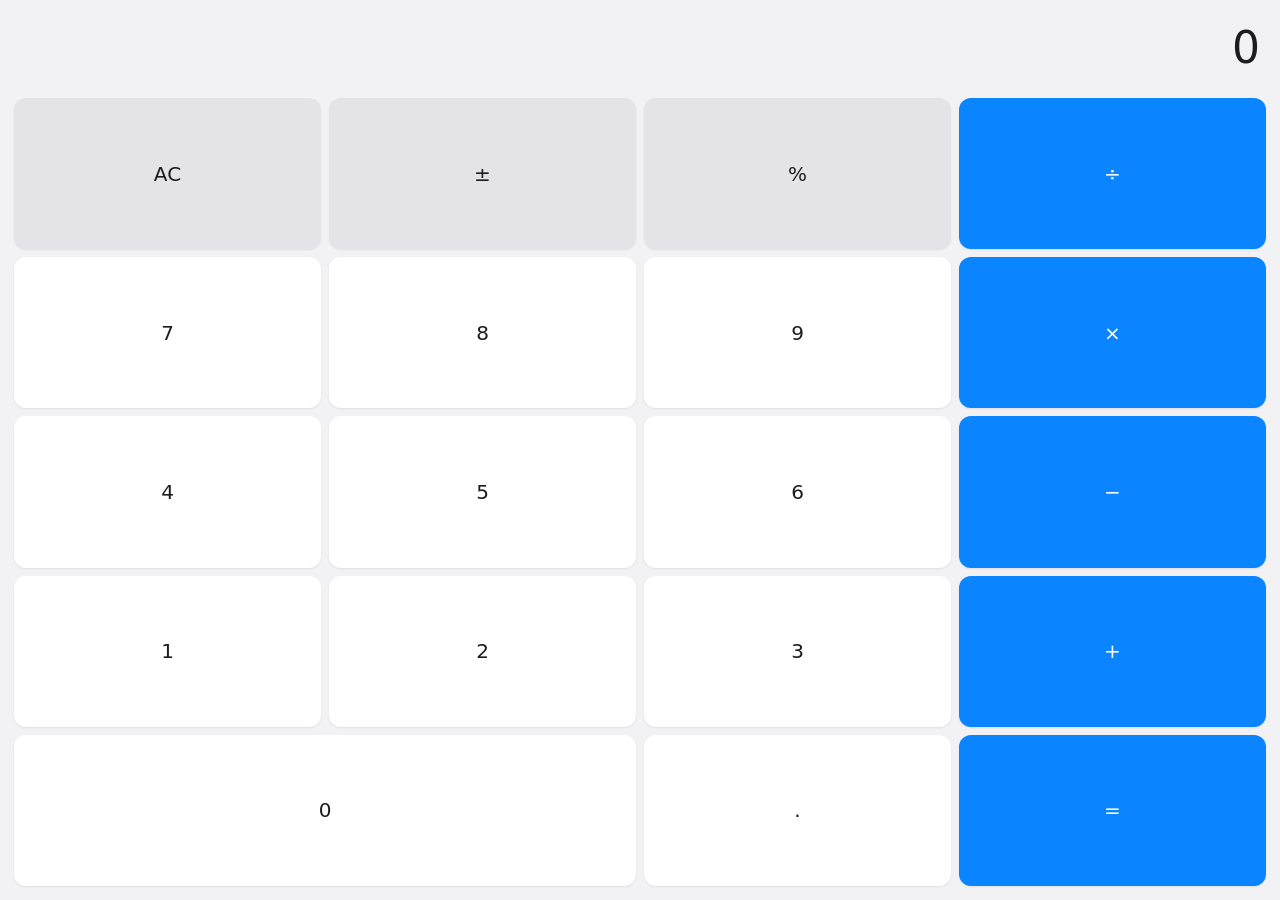
<file: Examples/Calculator/web/index.html>
<!doctype html>
<html lang="en">
<head>
<meta charset="utf-8">
<title>Calculator</title>
<link rel="stylesheet" href="style.css">
</head>
<body>
<main class="calc" aria-label="Calculator">
  <output id="display" class="display" aria-live="polite">0</output>
  <div class="keys" id="keys">
    <button data-action="clear" class="fn">AC</button>
    <button data-action="negate" class="fn">±</button>
    <button data-action="percent" class="fn">%</button>
    <button data-op="/" class="op">÷</button>
    <button data-digit="7">7</button><button data-digit="8">8</button><button data-digit="9">9</button>
    <button data-op="*" class="op">×</button>
    <button data-digit="4">4</button><button data-digit="5">5</button><button data-digit="6">6</button>
    <button data-op="-" class="op">−</button>
    <button data-digit="1">1</button><button data-digit="2">2</button><button data-digit="3">3</button>
    <button data-op="+" class="op">+</button>
    <button data-digit="0" class="wide">0</button><button data-action="dot">.</button>
    <button data-action="equals" class="op">=</button>
  </div>
</main>
<script src="calc.js"></script>
</body>
</html>
</file>
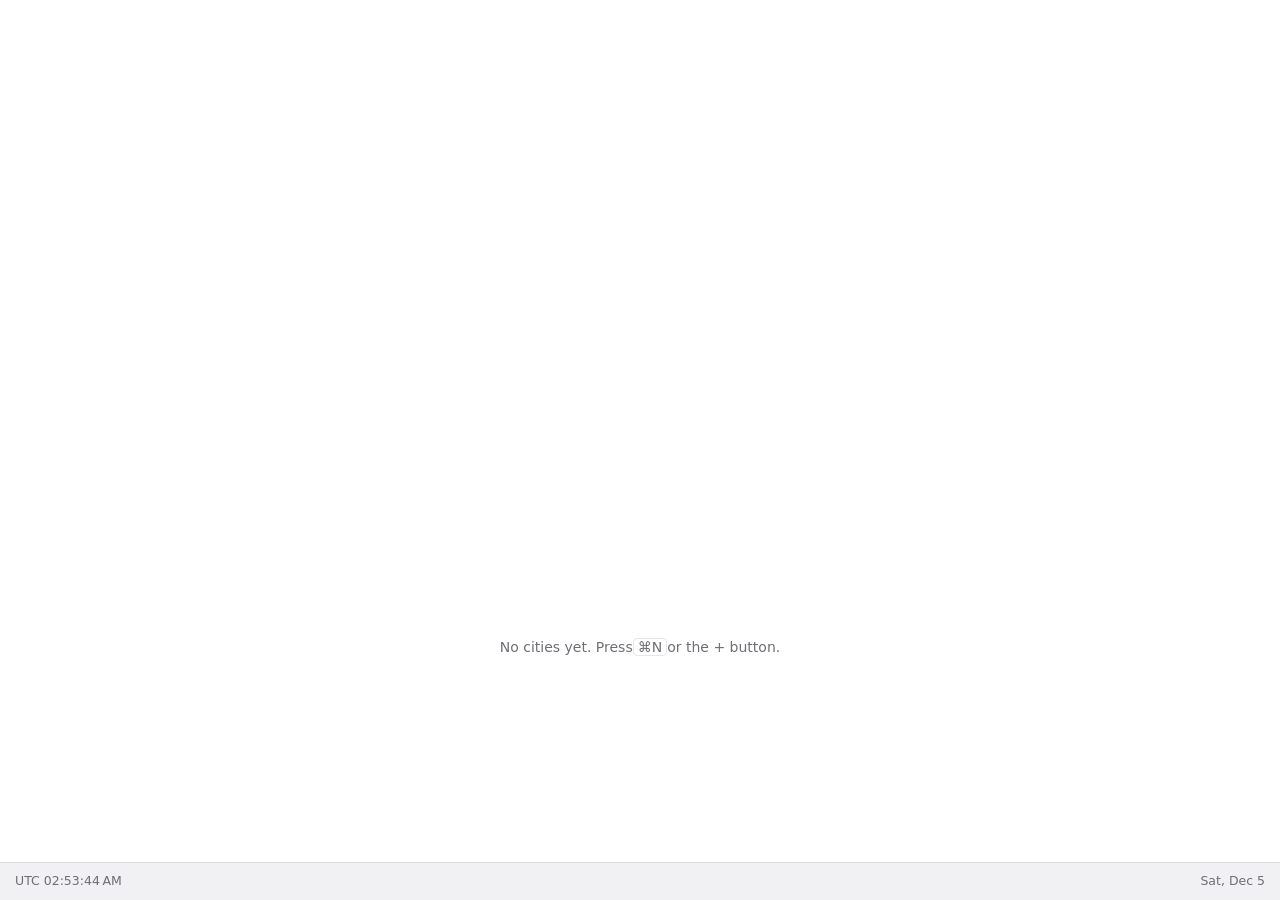
<file: Examples/WorldClock/web/index.html>
<!doctype html>
<html lang="en">
<head>
<meta charset="utf-8">
<title>World Clock</title>
<link rel="stylesheet" href="style.css">
</head>
<body>
<main>
  <ul id="clocks" class="clocks"></ul>
  <div id="stage" class="stage" hidden><canvas id="sky" class="sky"></canvas><canvas id="globe" class="globe"></canvas></div>
  <p id="empty" class="empty" hidden>No cities yet. Press <kbd>&#8984;N</kbd> or the + button.</p>
  <footer class="bar">
    <span id="local" class="muted"></span>
    <span id="track" class="track" hidden><span class="rail"></span><span class="nowpip"></span><span class="thandle"></span></span>
    <span id="spacer" class="spacer"></span>
    <span class="rightslot"><span id="today" class="muted"></span><button id="now" class="nowbtn" type="button" hidden></button></span>
  </footer>
</main>

<dialog id="add">
  <form method="dialog" id="addForm">
    <h2 id="dialogTitle">Add a city</h2>
    <label>Name <input id="name" required autocomplete="off" placeholder="Tokyo"></label>
    <label>Region <select id="region" required></select></label>
    <label>Zone <select id="zone" required></select></label>
    <menu>
      <button value="cancel" type="button" id="cancel">Cancel</button>
      <button value="add" class="primary" id="dialogPrimary">Add</button>
    </menu>
  </form>
</dialog>
<script src="app.js"></script>
</body>
</html>
</file>
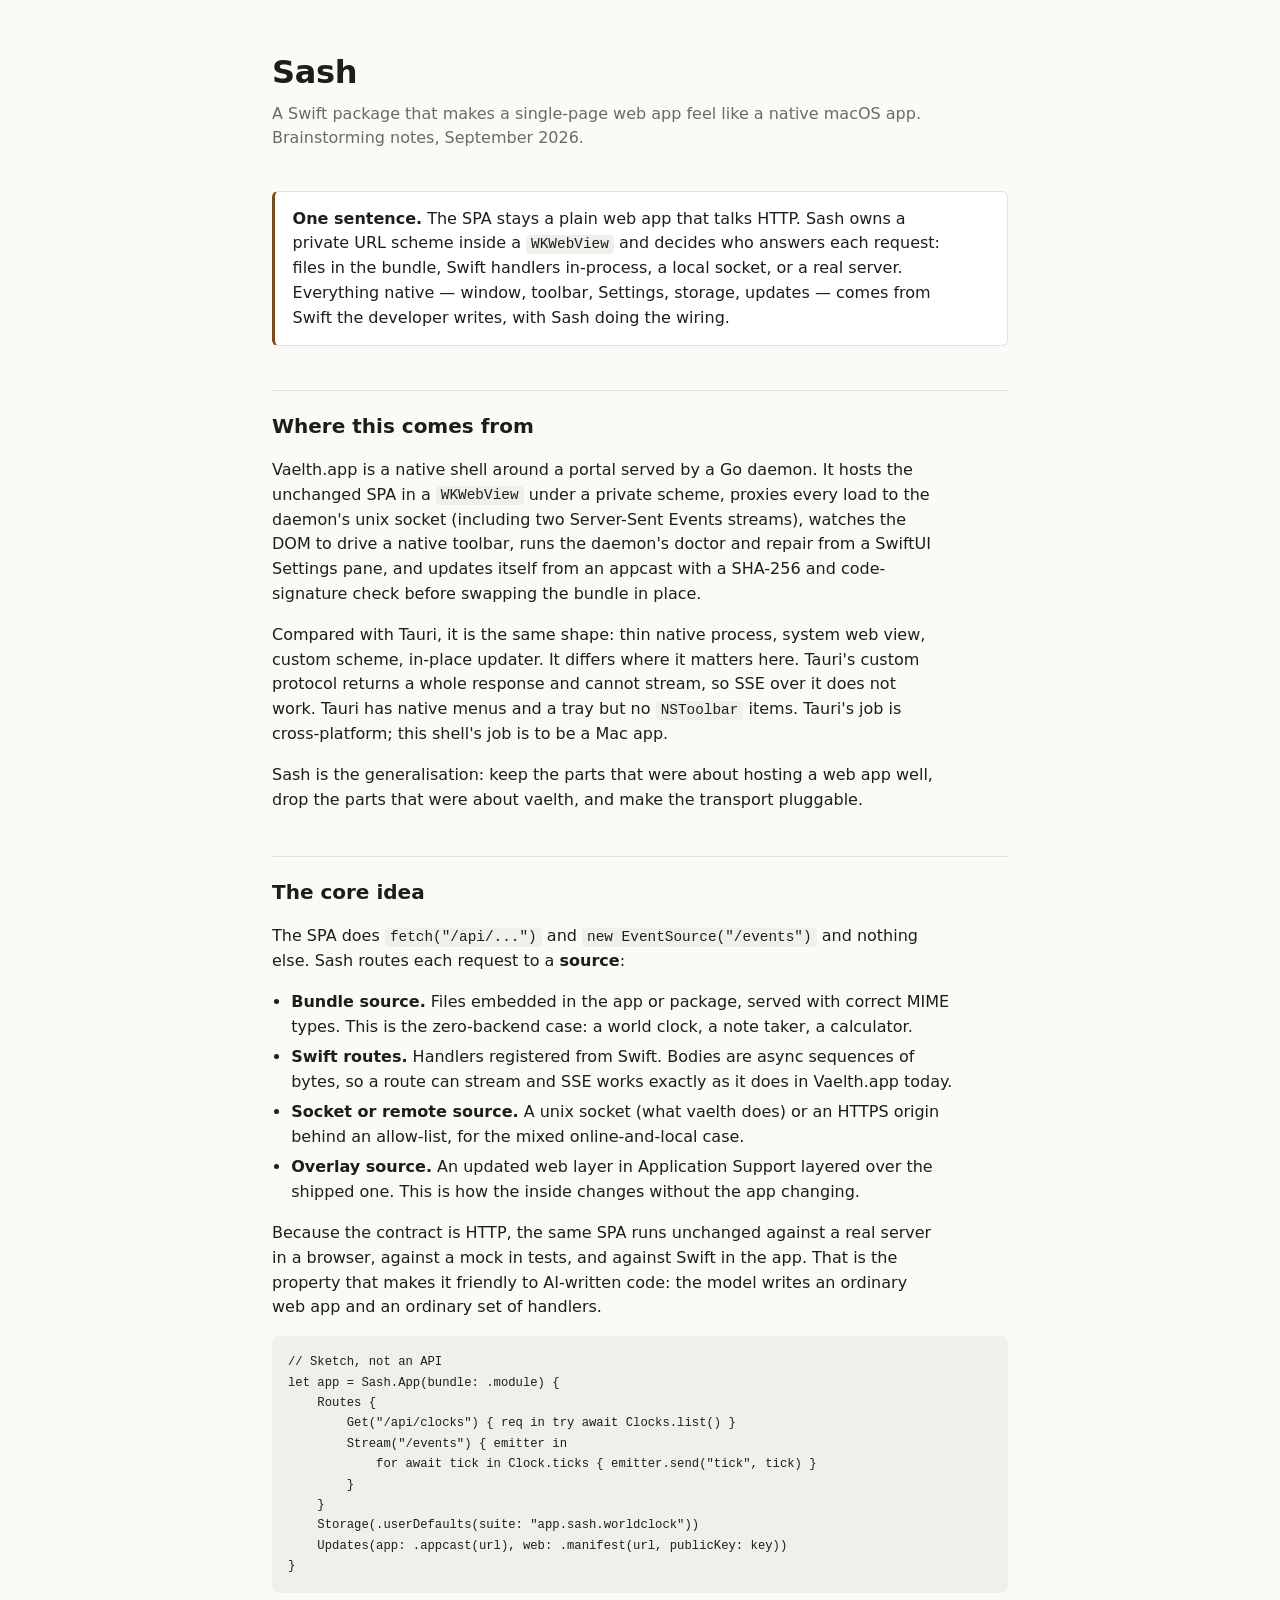
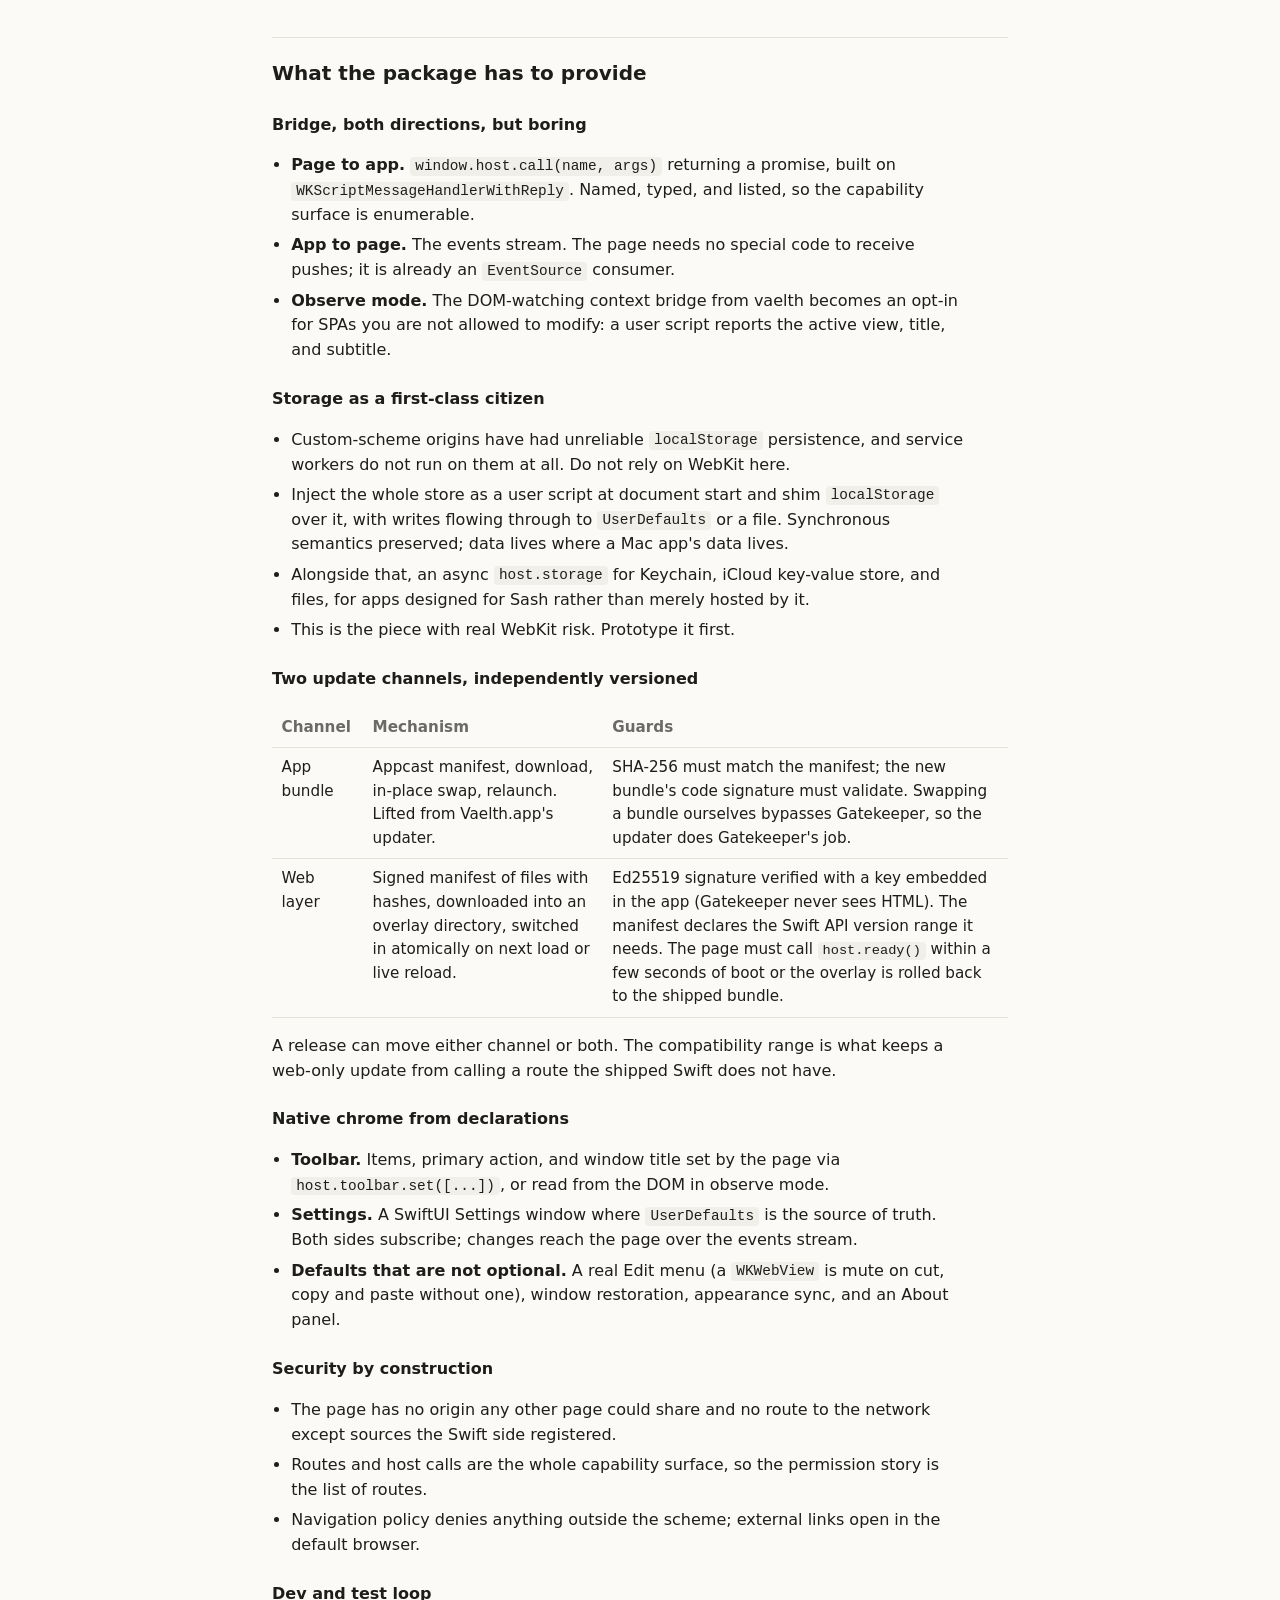
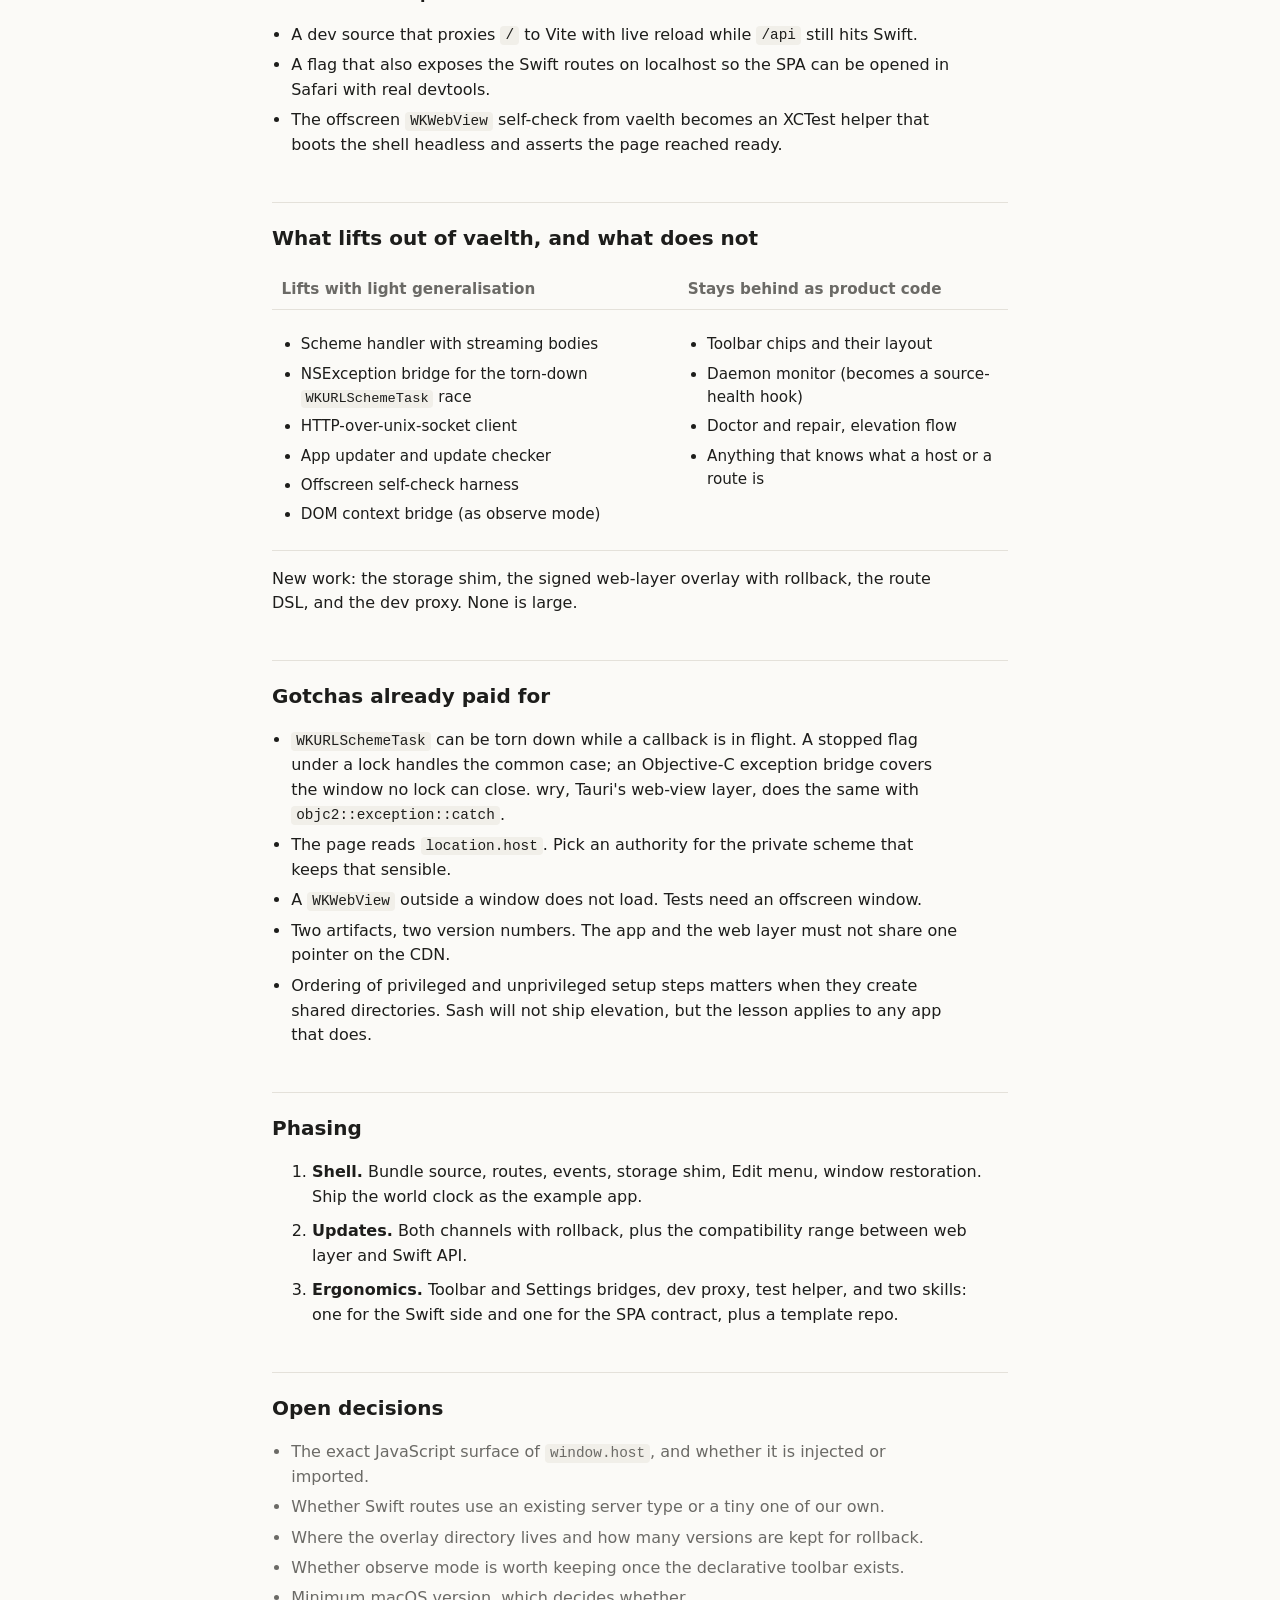
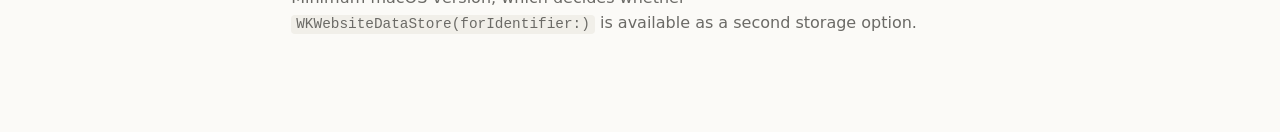
<file: docs/brainstorming.html>
<!doctype html>
<html lang="en">
<head>
<meta charset="utf-8">
<meta name="viewport" content="width=device-width, initial-scale=1">
<title>Sash — brainstorming</title>
<style>
  :root {
    --bg: #fbfaf7; --fg: #1d1d1b; --muted: #6b6a66; --line: #e4e1da;
    --accent: #7a4b1e; --card: #ffffff; --code: #f1efe9;
  }
  @media (prefers-color-scheme: dark) {
    :root { --bg: #16161a; --fg: #ebe9e4; --muted: #9c9a94; --line: #2b2b31;
            --accent: #d9a468; --card: #1e1e24; --code: #24242b; }
  }
  html { color-scheme: light dark; }
  body { margin: 0; background: var(--bg); color: var(--fg);
         font: 16px/1.55 -apple-system, "SF Pro Text", system-ui, sans-serif; }
  main { max-width: 46rem; margin: 0 auto; padding: 3rem 1.25rem 5rem; }
  h1 { font-size: 2rem; margin: 0 0 .25rem; letter-spacing: -.01em; }
  .sub { color: var(--muted); margin: 0 0 2.5rem; }
  h2 { font-size: 1.25rem; margin: 2.75rem 0 .75rem; padding-top: 1.25rem; border-top: 1px solid var(--line); }
  h3 { font-size: 1rem; margin: 1.5rem 0 .4rem; }
  p, li { max-width: 42rem; }
  ul { padding-left: 1.2rem; }
  li { margin: .35rem 0; }
  li b { font-weight: 600; }
  code { font: .9em/1 "SF Mono", ui-monospace, Menlo, monospace; background: var(--code);
         padding: .1em .35em; border-radius: 4px; }
  pre { background: var(--code); padding: 1rem; border-radius: 8px; overflow-x: auto;
        font: .85rem/1.5 "SF Mono", ui-monospace, Menlo, monospace; }
  pre code { background: none; padding: 0; }
  table { border-collapse: collapse; width: 100%; font-size: .95rem; margin: 1rem 0; }
  th, td { text-align: left; vertical-align: top; padding: .5rem .6rem; border-bottom: 1px solid var(--line); }
  th { color: var(--muted); font-weight: 600; }
  .callout { background: var(--card); border: 1px solid var(--line); border-left: 3px solid var(--accent);
             padding: .9rem 1.1rem; border-radius: 6px; margin: 1.25rem 0; }
  .callout p { margin: 0; }
  ol.phases li { margin: .6rem 0; }
  .open { color: var(--muted); }
  a { color: var(--accent); }
</style>
</head>
<body>
<main>
  <h1>Sash</h1>
  <p class="sub">A Swift package that makes a single-page web app feel like a native macOS app.
     Brainstorming notes, September 2026.</p>

  <div class="callout">
    <p><b>One sentence.</b> The SPA stays a plain web app that talks HTTP. Sash owns a private URL scheme
    inside a <code>WKWebView</code> and decides who answers each request: files in the bundle, Swift
    handlers in-process, a local socket, or a real server. Everything native — window, toolbar, Settings,
    storage, updates — comes from Swift the developer writes, with Sash doing the wiring.</p>
  </div>

  <h2>Where this comes from</h2>
  <p>Vaelth.app is a native shell around a portal served by a Go daemon. It hosts the unchanged SPA in a
     <code>WKWebView</code> under a private scheme, proxies every load to the daemon's unix socket
     (including two Server-Sent Events streams), watches the DOM to drive a native toolbar, runs the
     daemon's doctor and repair from a SwiftUI Settings pane, and updates itself from an appcast with a
     SHA-256 and code-signature check before swapping the bundle in place.</p>
  <p>Compared with Tauri, it is the same shape: thin native process, system web view, custom scheme,
     in-place updater. It differs where it matters here. Tauri's custom protocol returns a whole response
     and cannot stream, so SSE over it does not work. Tauri has native menus and a tray but no
     <code>NSToolbar</code> items. Tauri's job is cross-platform; this shell's job is to be a Mac app.</p>
  <p>Sash is the generalisation: keep the parts that were about hosting a web app well, drop the parts
     that were about vaelth, and make the transport pluggable.</p>

  <h2>The core idea</h2>
  <p>The SPA does <code>fetch("/api/...")</code> and <code>new EventSource("/events")</code> and nothing
     else. Sash routes each request to a <b>source</b>:</p>
  <ul>
    <li><b>Bundle source.</b> Files embedded in the app or package, served with correct MIME types.
        This is the zero-backend case: a world clock, a note taker, a calculator.</li>
    <li><b>Swift routes.</b> Handlers registered from Swift. Bodies are async sequences of bytes, so a
        route can stream and SSE works exactly as it does in Vaelth.app today.</li>
    <li><b>Socket or remote source.</b> A unix socket (what vaelth does) or an HTTPS origin behind an
        allow-list, for the mixed online-and-local case.</li>
    <li><b>Overlay source.</b> An updated web layer in Application Support layered over the shipped one.
        This is how the inside changes without the app changing.</li>
  </ul>
  <p>Because the contract is HTTP, the same SPA runs unchanged against a real server in a browser,
     against a mock in tests, and against Swift in the app. That is the property that makes it friendly
     to AI-written code: the model writes an ordinary web app and an ordinary set of handlers.</p>

  <pre><code>// Sketch, not an API
let app = Sash.App(bundle: .module) {
    Routes {
        Get("/api/clocks") { req in try await Clocks.list() }
        Stream("/events") { emitter in
            for await tick in Clock.ticks { emitter.send("tick", tick) }
        }
    }
    Storage(.userDefaults(suite: "app.sash.worldclock"))
    Updates(app: .appcast(url), web: .manifest(url, publicKey: key))
}
</code></pre>

  <h2>What the package has to provide</h2>

  <h3>Bridge, both directions, but boring</h3>
  <ul>
    <li><b>Page to app.</b> <code>window.host.call(name, args)</code> returning a promise, built on
        <code>WKScriptMessageHandlerWithReply</code>. Named, typed, and listed, so the capability surface
        is enumerable.</li>
    <li><b>App to page.</b> The events stream. The page needs no special code to receive pushes; it is
        already an <code>EventSource</code> consumer.</li>
    <li><b>Observe mode.</b> The DOM-watching context bridge from vaelth becomes an opt-in for SPAs you
        are not allowed to modify: a user script reports the active view, title, and subtitle.</li>
  </ul>

  <h3>Storage as a first-class citizen</h3>
  <ul>
    <li>Custom-scheme origins have had unreliable <code>localStorage</code> persistence, and service
        workers do not run on them at all. Do not rely on WebKit here.</li>
    <li>Inject the whole store as a user script at document start and shim <code>localStorage</code>
        over it, with writes flowing through to <code>UserDefaults</code> or a file. Synchronous semantics
        preserved; data lives where a Mac app's data lives.</li>
    <li>Alongside that, an async <code>host.storage</code> for Keychain, iCloud key-value store, and
        files, for apps designed for Sash rather than merely hosted by it.</li>
    <li>This is the piece with real WebKit risk. Prototype it first.</li>
  </ul>

  <h3>Two update channels, independently versioned</h3>
  <table>
    <tr><th>Channel</th><th>Mechanism</th><th>Guards</th></tr>
    <tr><td>App bundle</td>
        <td>Appcast manifest, download, in-place swap, relaunch. Lifted from Vaelth.app's updater.</td>
        <td>SHA-256 must match the manifest; the new bundle's code signature must validate. Swapping a
            bundle ourselves bypasses Gatekeeper, so the updater does Gatekeeper's job.</td></tr>
    <tr><td>Web layer</td>
        <td>Signed manifest of files with hashes, downloaded into an overlay directory, switched in
            atomically on next load or live reload.</td>
        <td>Ed25519 signature verified with a key embedded in the app (Gatekeeper never sees HTML). The
            manifest declares the Swift API version range it needs. The page must call
            <code>host.ready()</code> within a few seconds of boot or the overlay is rolled back to the
            shipped bundle.</td></tr>
  </table>
  <p>A release can move either channel or both. The compatibility range is what keeps a web-only update
     from calling a route the shipped Swift does not have.</p>

  <h3>Native chrome from declarations</h3>
  <ul>
    <li><b>Toolbar.</b> Items, primary action, and window title set by the page via
        <code>host.toolbar.set([...])</code>, or read from the DOM in observe mode.</li>
    <li><b>Settings.</b> A SwiftUI Settings window where <code>UserDefaults</code> is the source of truth.
        Both sides subscribe; changes reach the page over the events stream.</li>
    <li><b>Defaults that are not optional.</b> A real Edit menu (a <code>WKWebView</code> is mute on cut,
        copy and paste without one), window restoration, appearance sync, and an About panel.</li>
  </ul>

  <h3>Security by construction</h3>
  <ul>
    <li>The page has no origin any other page could share and no route to the network except sources the
        Swift side registered.</li>
    <li>Routes and host calls are the whole capability surface, so the permission story is the list of
        routes.</li>
    <li>Navigation policy denies anything outside the scheme; external links open in the default
        browser.</li>
  </ul>

  <h3>Dev and test loop</h3>
  <ul>
    <li>A dev source that proxies <code>/</code> to Vite with live reload while <code>/api</code> still
        hits Swift.</li>
    <li>A flag that also exposes the Swift routes on localhost so the SPA can be opened in Safari with real
        devtools.</li>
    <li>The offscreen <code>WKWebView</code> self-check from vaelth becomes an XCTest helper that boots
        the shell headless and asserts the page reached ready.</li>
  </ul>

  <h2>What lifts out of vaelth, and what does not</h2>
  <table>
    <tr><th>Lifts with light generalisation</th><th>Stays behind as product code</th></tr>
    <tr><td>
      <ul>
        <li>Scheme handler with streaming bodies</li>
        <li>NSException bridge for the torn-down <code>WKURLSchemeTask</code> race</li>
        <li>HTTP-over-unix-socket client</li>
        <li>App updater and update checker</li>
        <li>Offscreen self-check harness</li>
        <li>DOM context bridge (as observe mode)</li>
      </ul></td>
      <td>
      <ul>
        <li>Toolbar chips and their layout</li>
        <li>Daemon monitor (becomes a source-health hook)</li>
        <li>Doctor and repair, elevation flow</li>
        <li>Anything that knows what a host or a route is</li>
      </ul></td></tr>
  </table>
  <p>New work: the storage shim, the signed web-layer overlay with rollback, the route DSL, and the dev
     proxy. None is large.</p>

  <h2>Gotchas already paid for</h2>
  <ul>
    <li><code>WKURLSchemeTask</code> can be torn down while a callback is in flight. A stopped flag under
        a lock handles the common case; an Objective-C exception bridge covers the window no lock can
        close. wry, Tauri's web-view layer, does the same with <code>objc2::exception::catch</code>.</li>
    <li>The page reads <code>location.host</code>. Pick an authority for the private scheme that keeps
        that sensible.</li>
    <li>A <code>WKWebView</code> outside a window does not load. Tests need an offscreen window.</li>
    <li>Two artifacts, two version numbers. The app and the web layer must not share one pointer on the
        CDN.</li>
    <li>Ordering of privileged and unprivileged setup steps matters when they create shared
        directories. Sash will not ship elevation, but the lesson applies to any app that does.</li>
  </ul>

  <h2>Phasing</h2>
  <ol class="phases">
    <li><b>Shell.</b> Bundle source, routes, events, storage shim, Edit menu, window restoration. Ship the
        world clock as the example app.</li>
    <li><b>Updates.</b> Both channels with rollback, plus the compatibility range between web layer and
        Swift API.</li>
    <li><b>Ergonomics.</b> Toolbar and Settings bridges, dev proxy, test helper, and two skills: one for
        the Swift side and one for the SPA contract, plus a template repo.</li>
  </ol>

  <h2>Open decisions</h2>
  <ul class="open">
    <li>The exact JavaScript surface of <code>window.host</code>, and whether it is injected or imported.</li>
    <li>Whether Swift routes use an existing server type or a tiny one of our own.</li>
    <li>Where the overlay directory lives and how many versions are kept for rollback.</li>
    <li>Whether observe mode is worth keeping once the declarative toolbar exists.</li>
    <li>Minimum macOS version, which decides whether <code>WKWebsiteDataStore(forIdentifier:)</code> is
        available as a second storage option.</li>
  </ul>
</main>
</body>
</html>
</file>
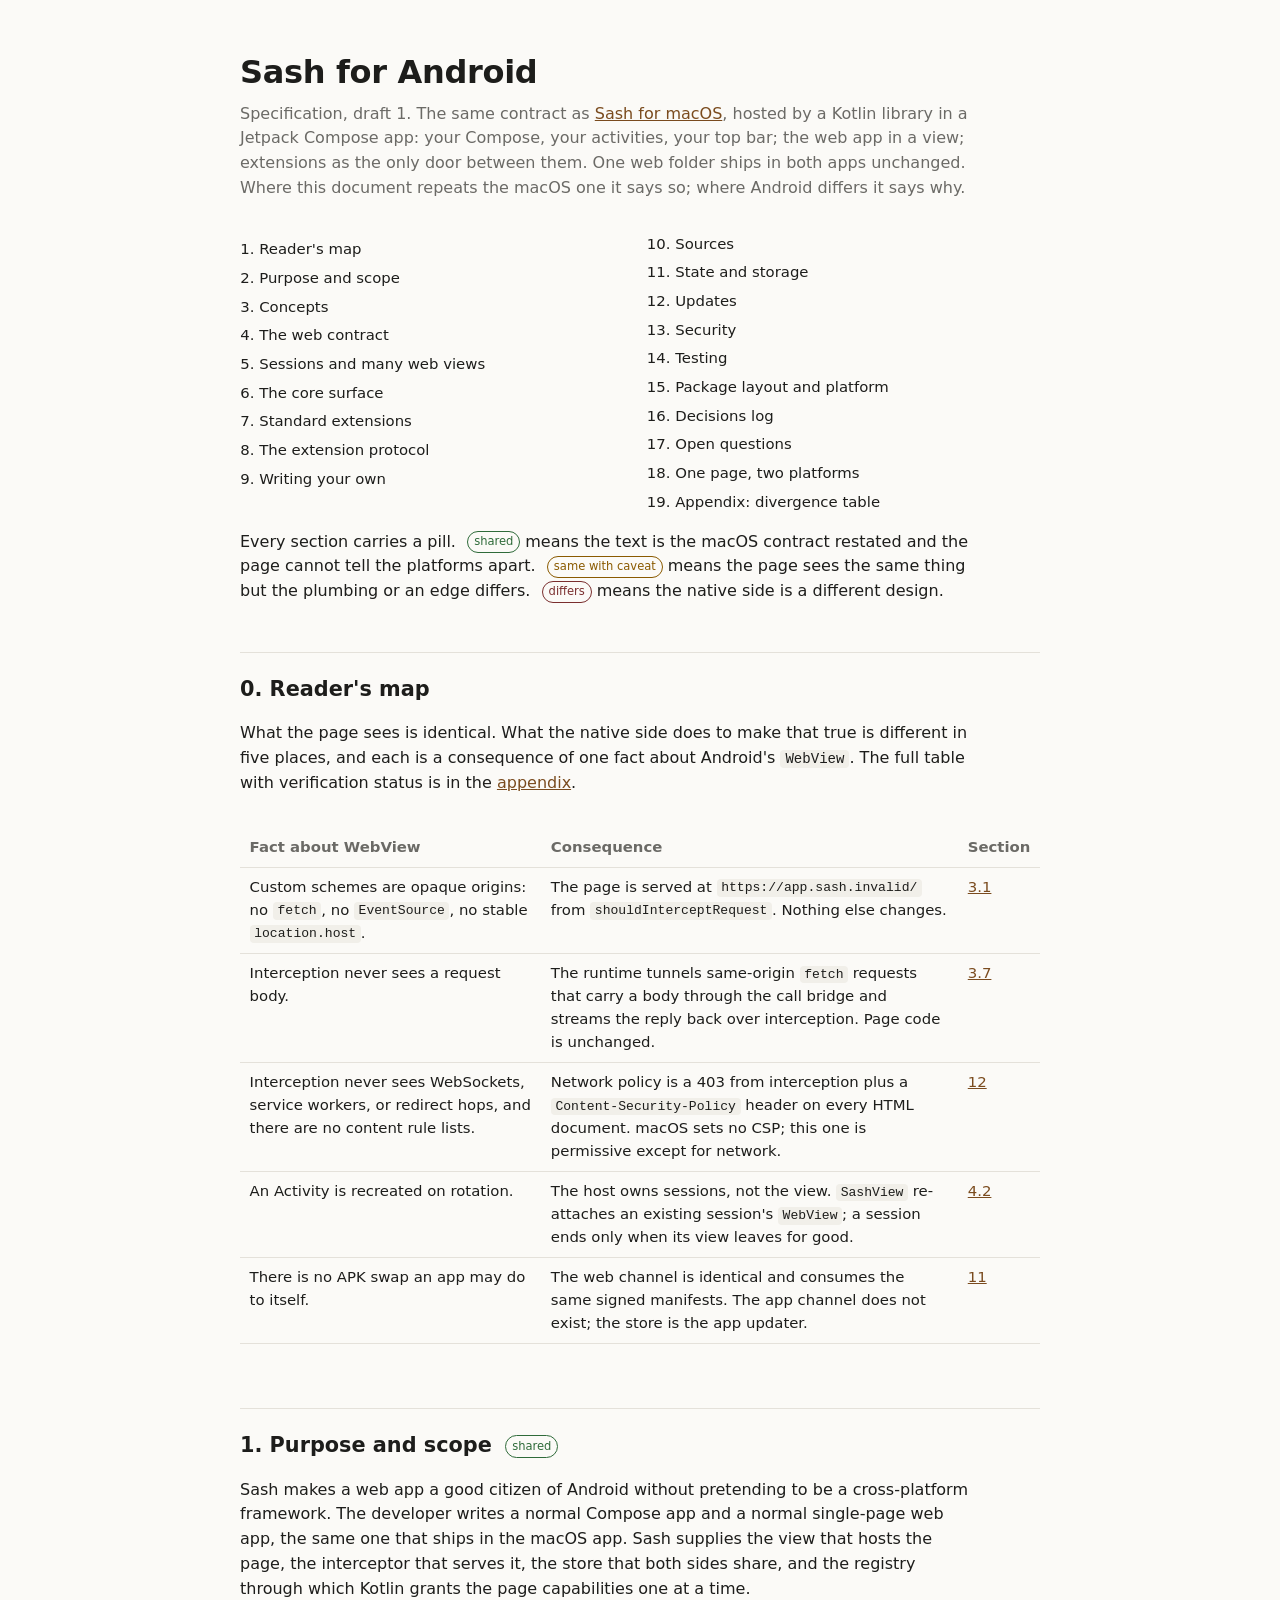
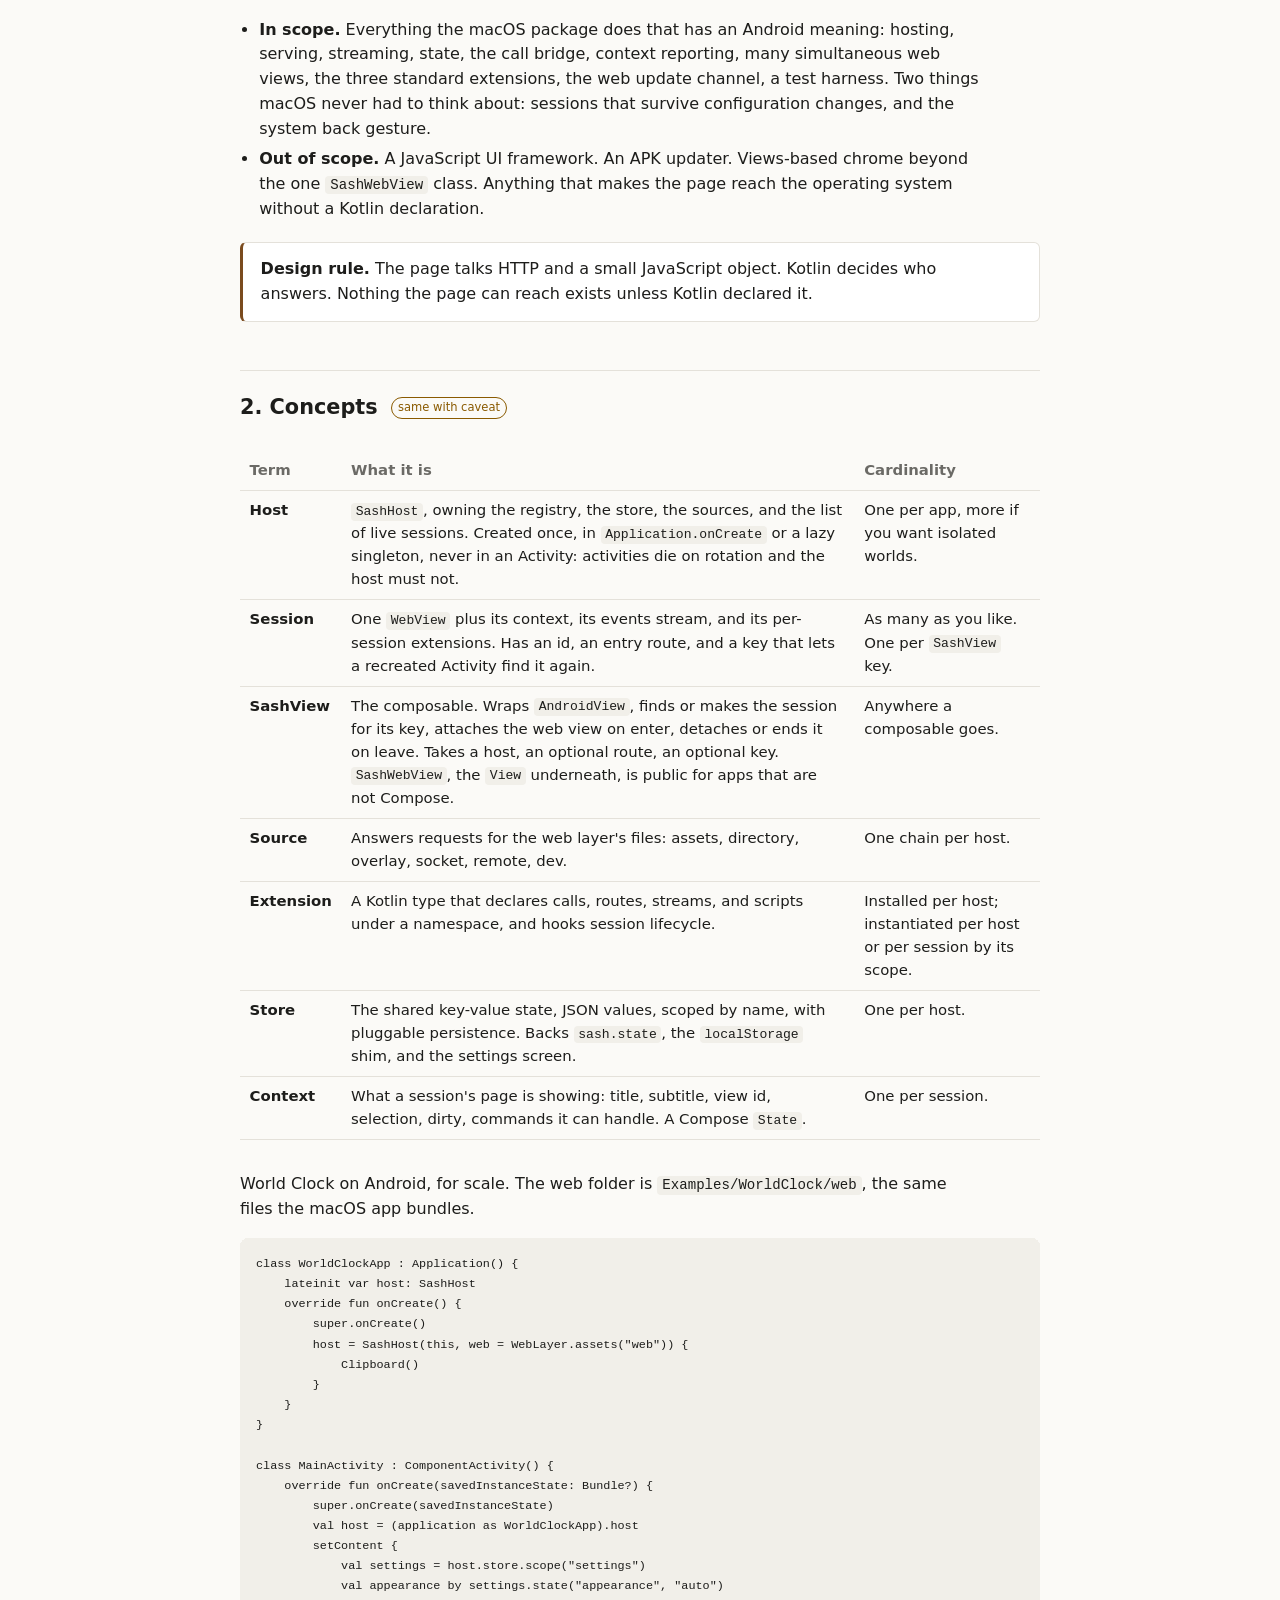
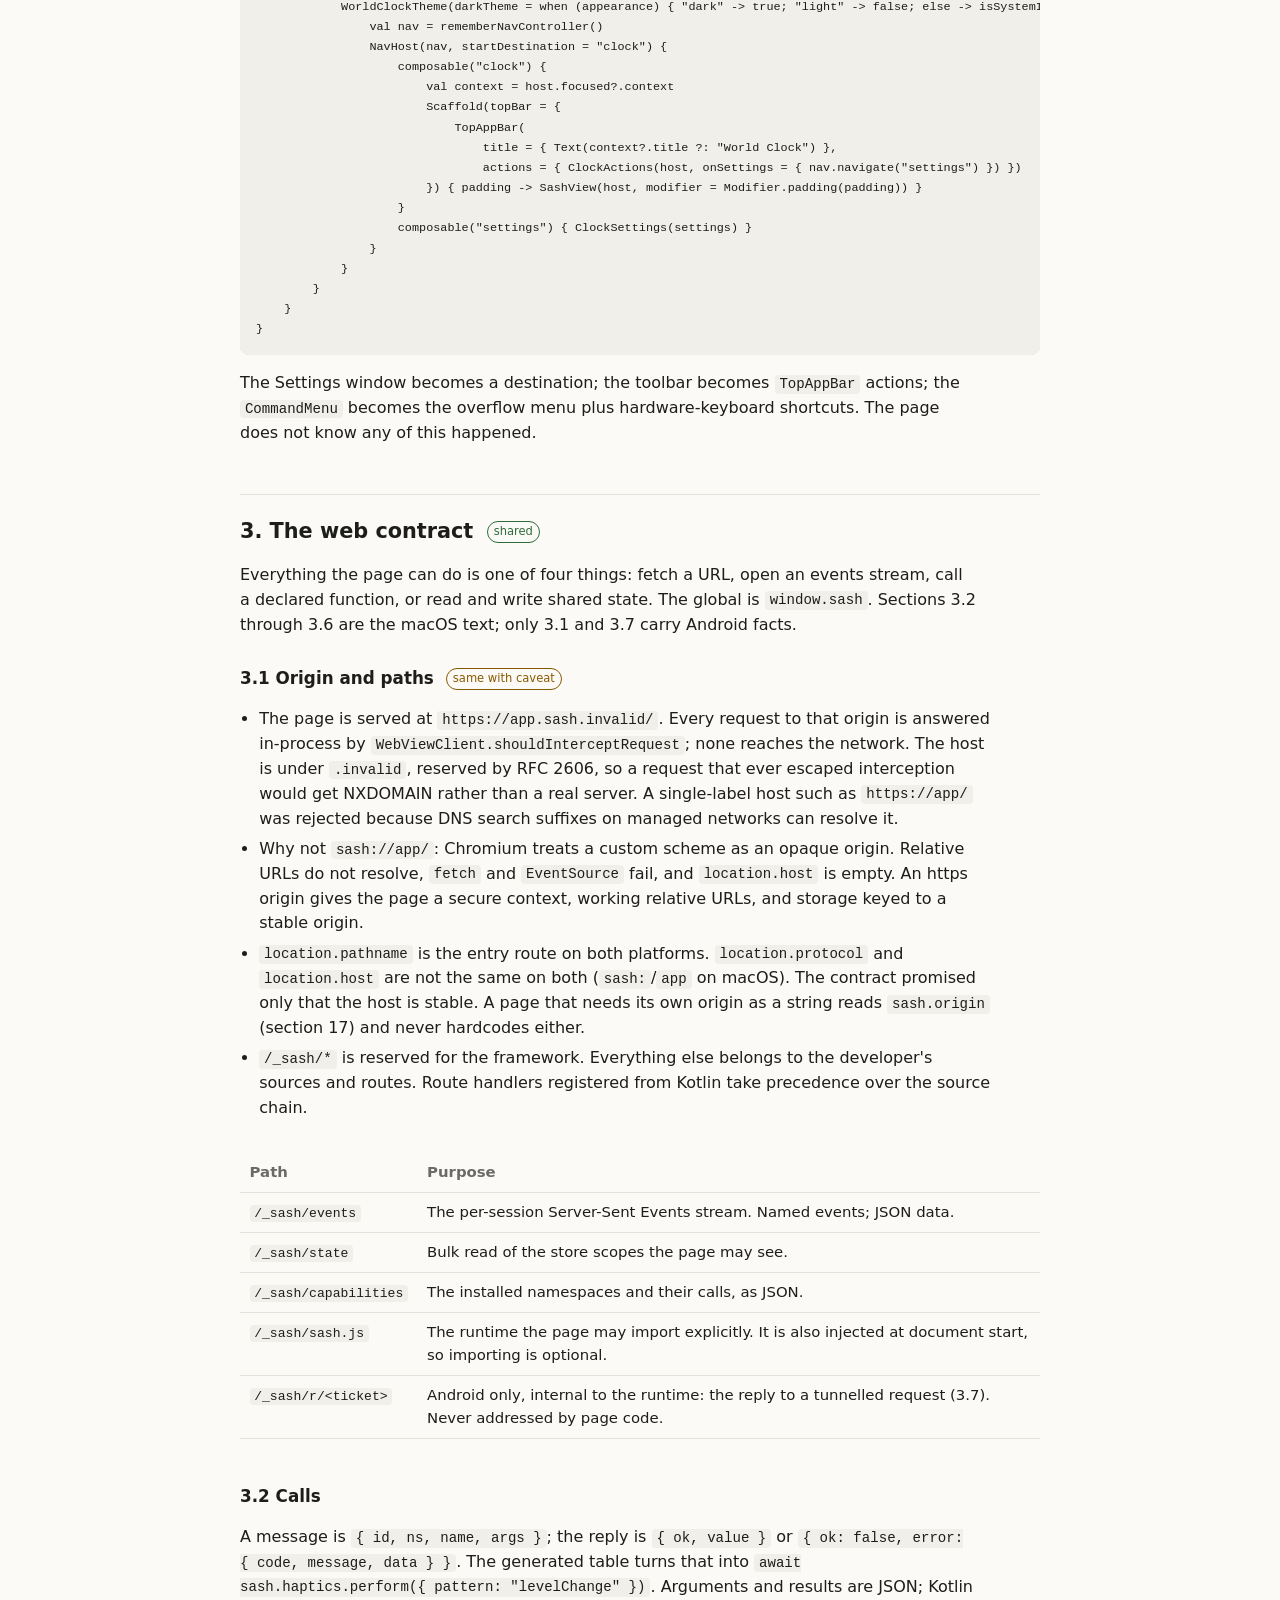
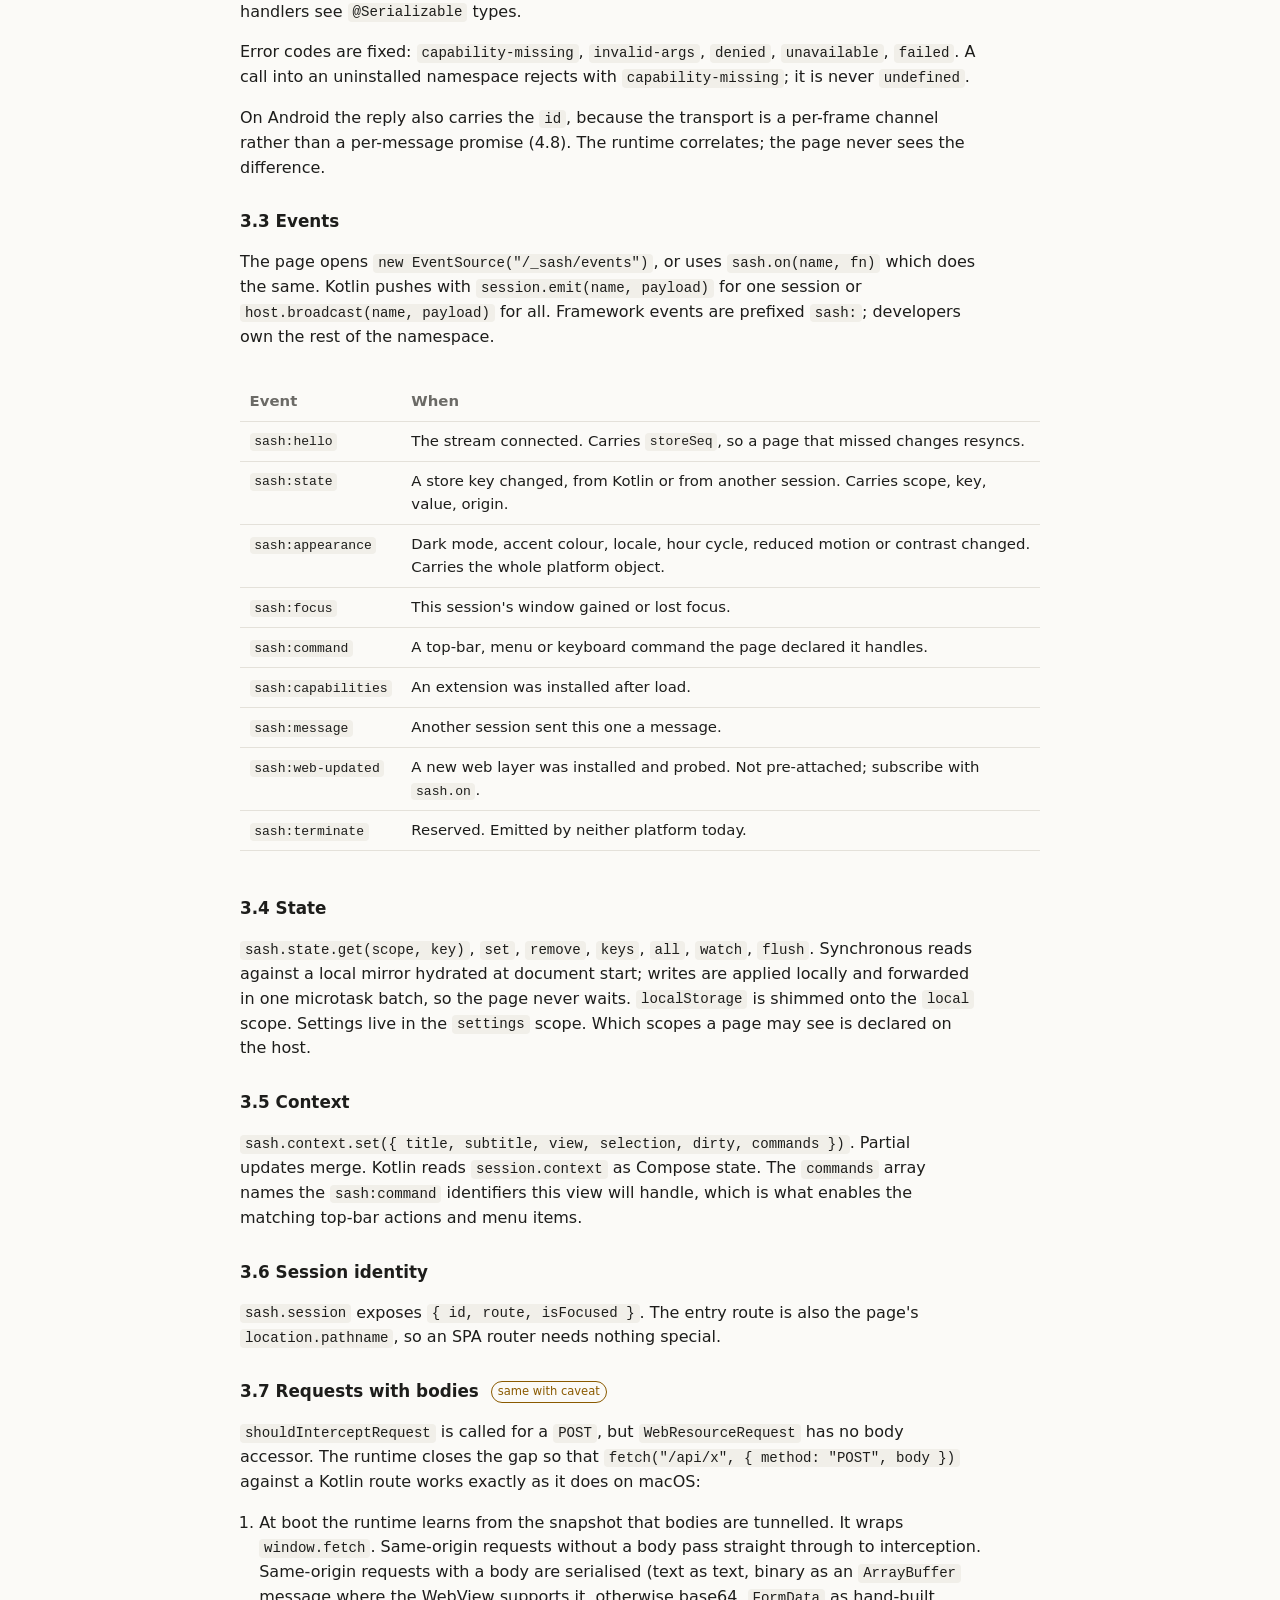
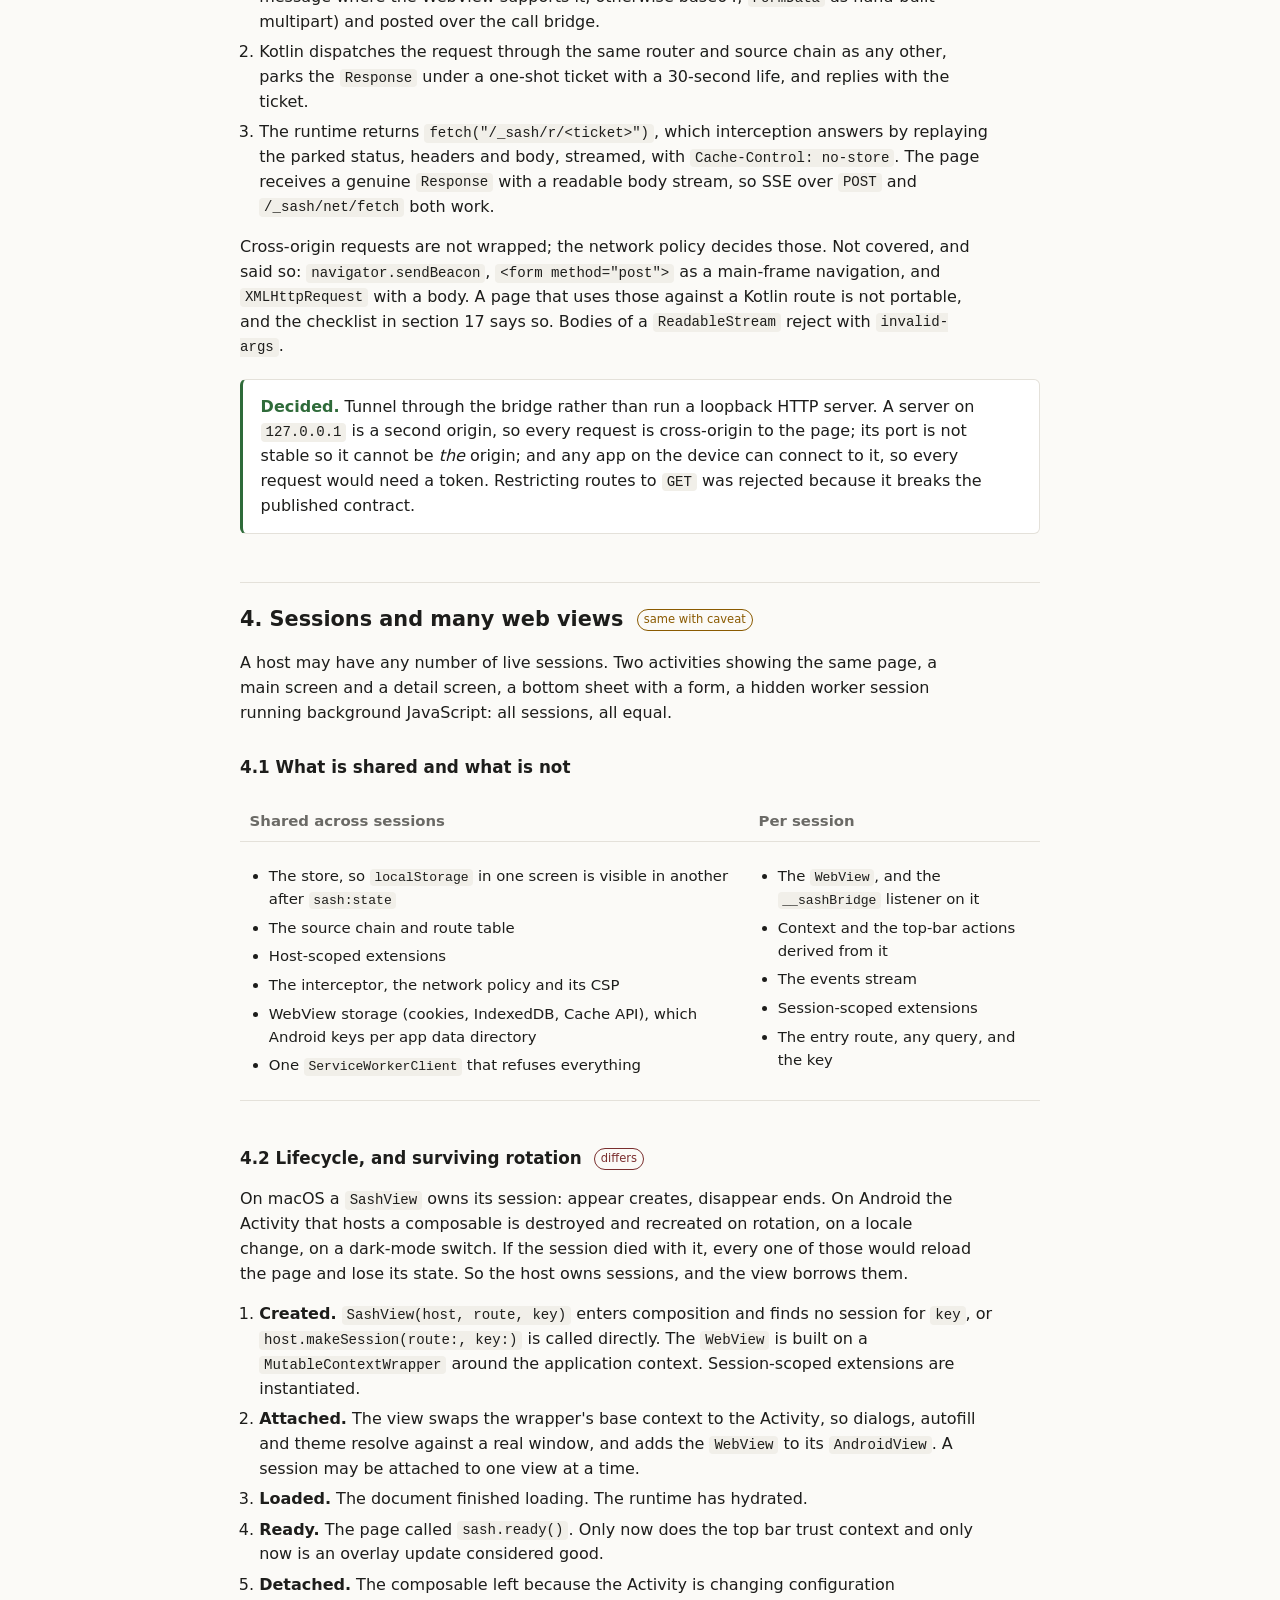
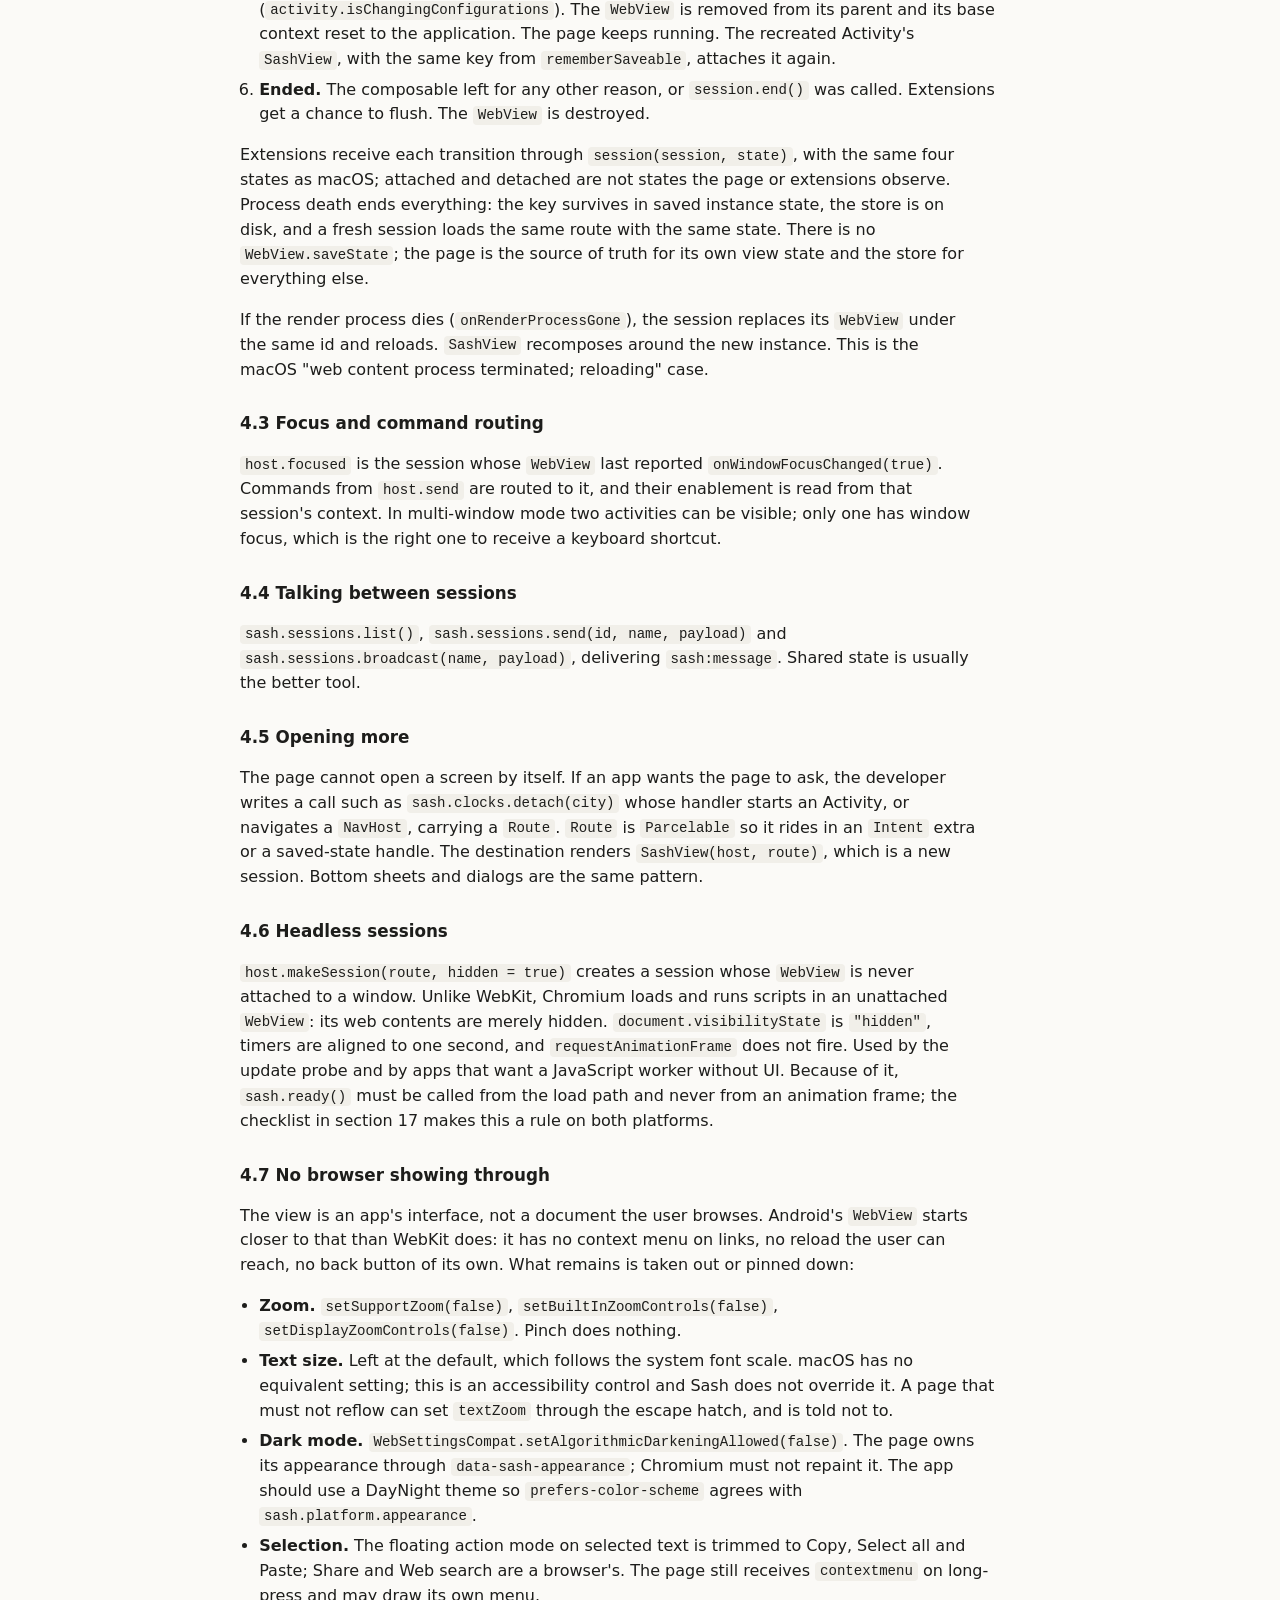
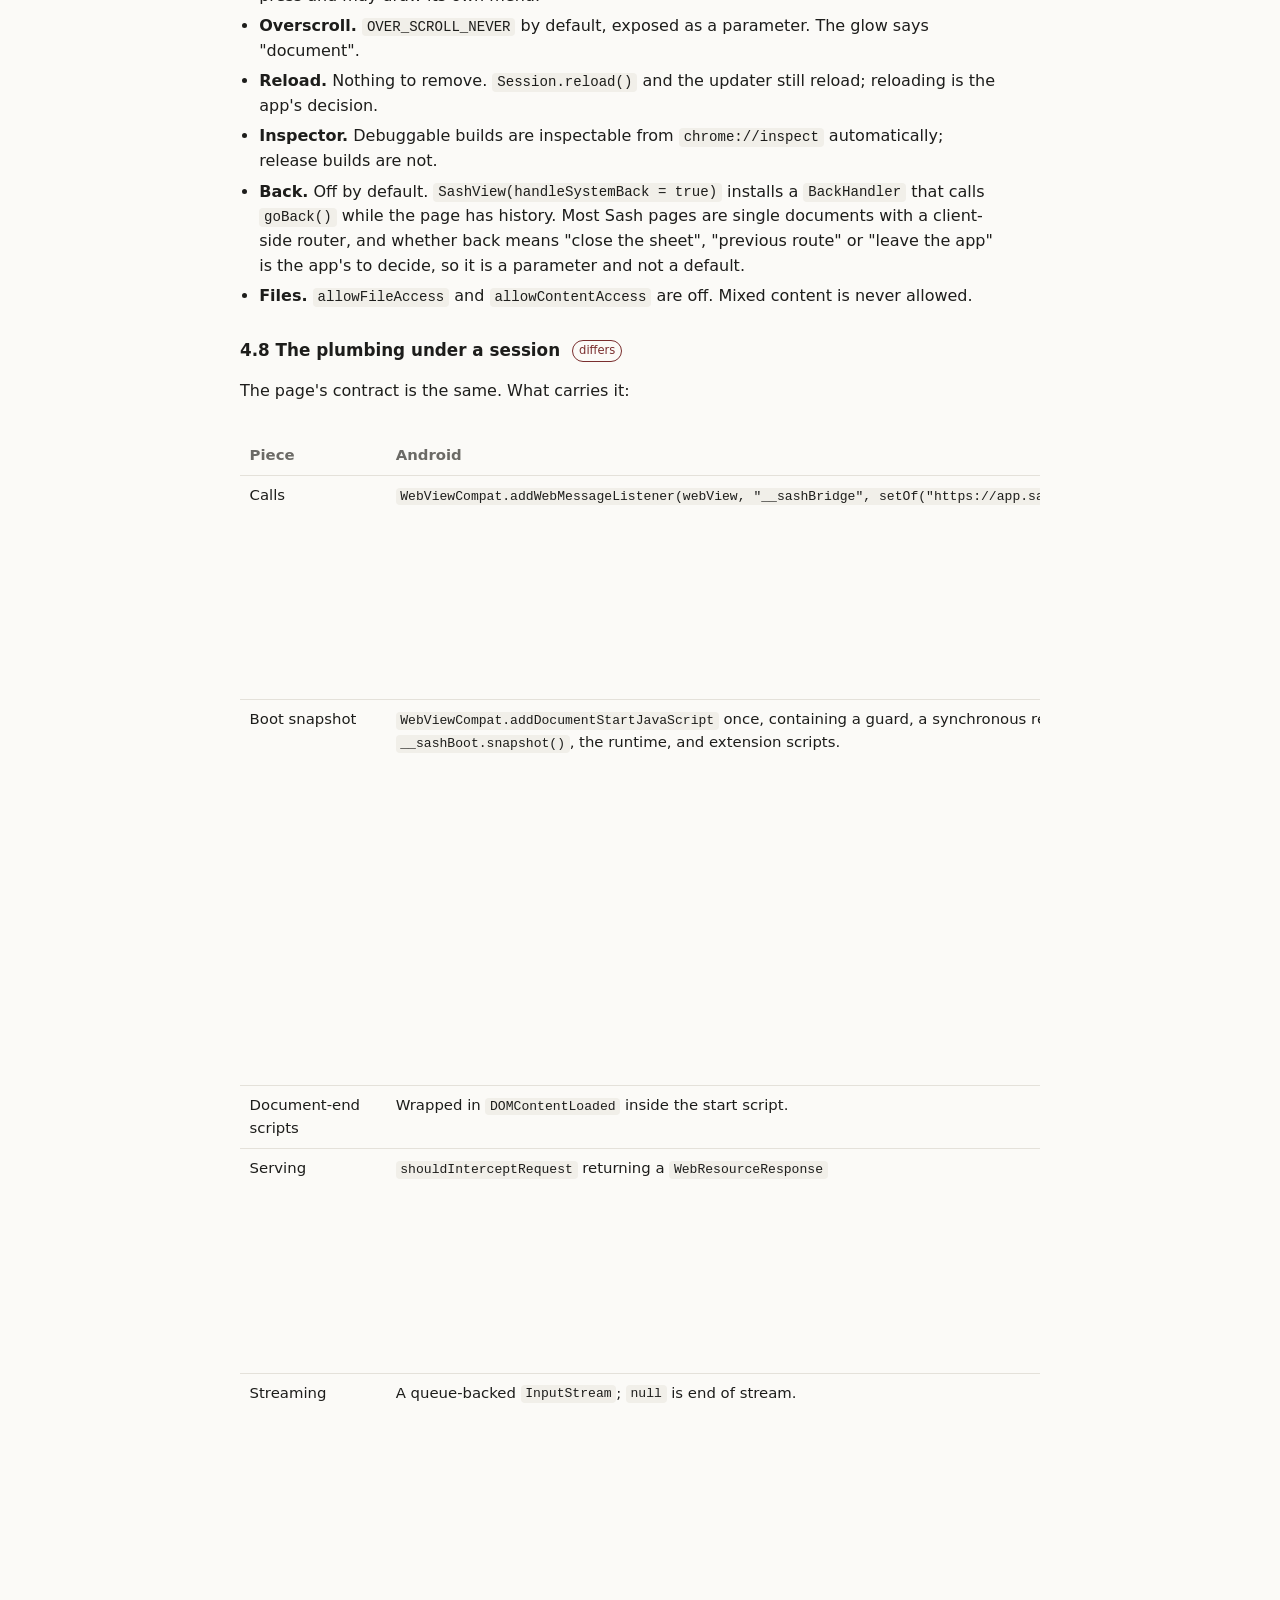
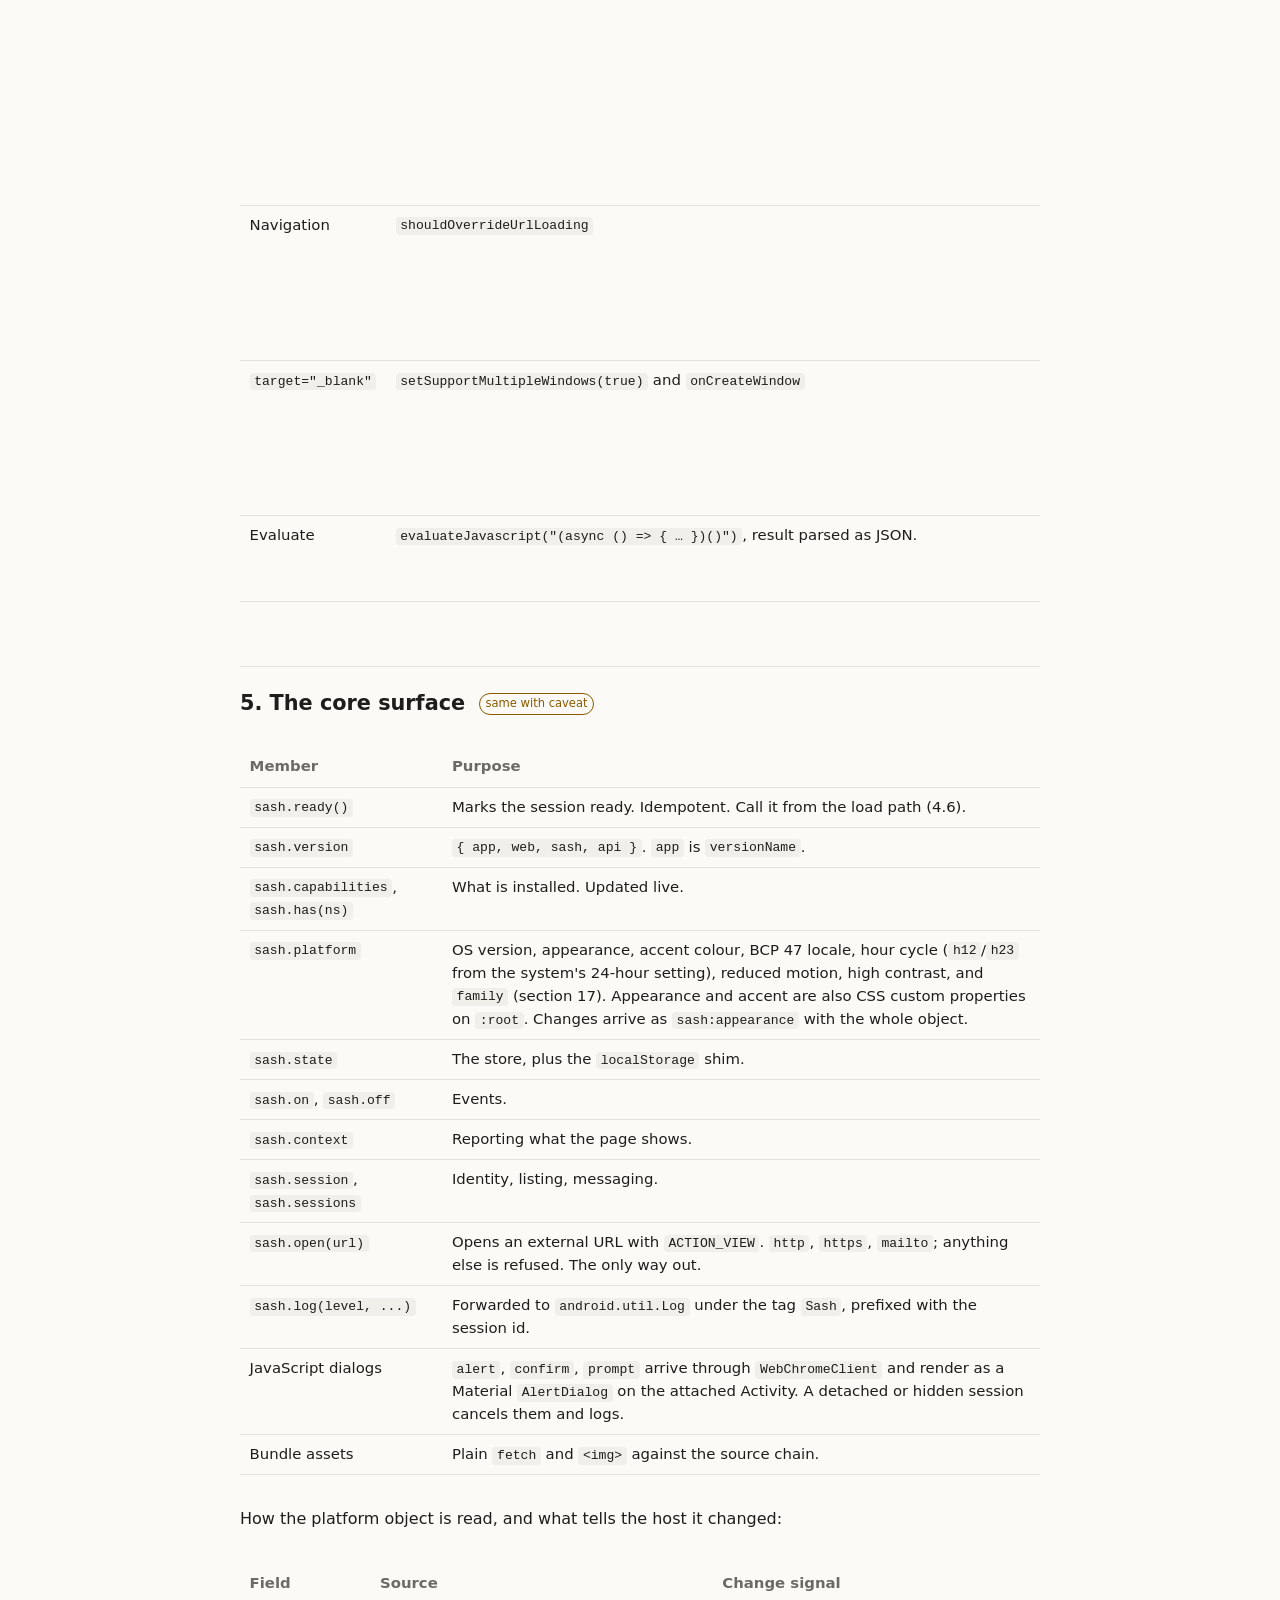
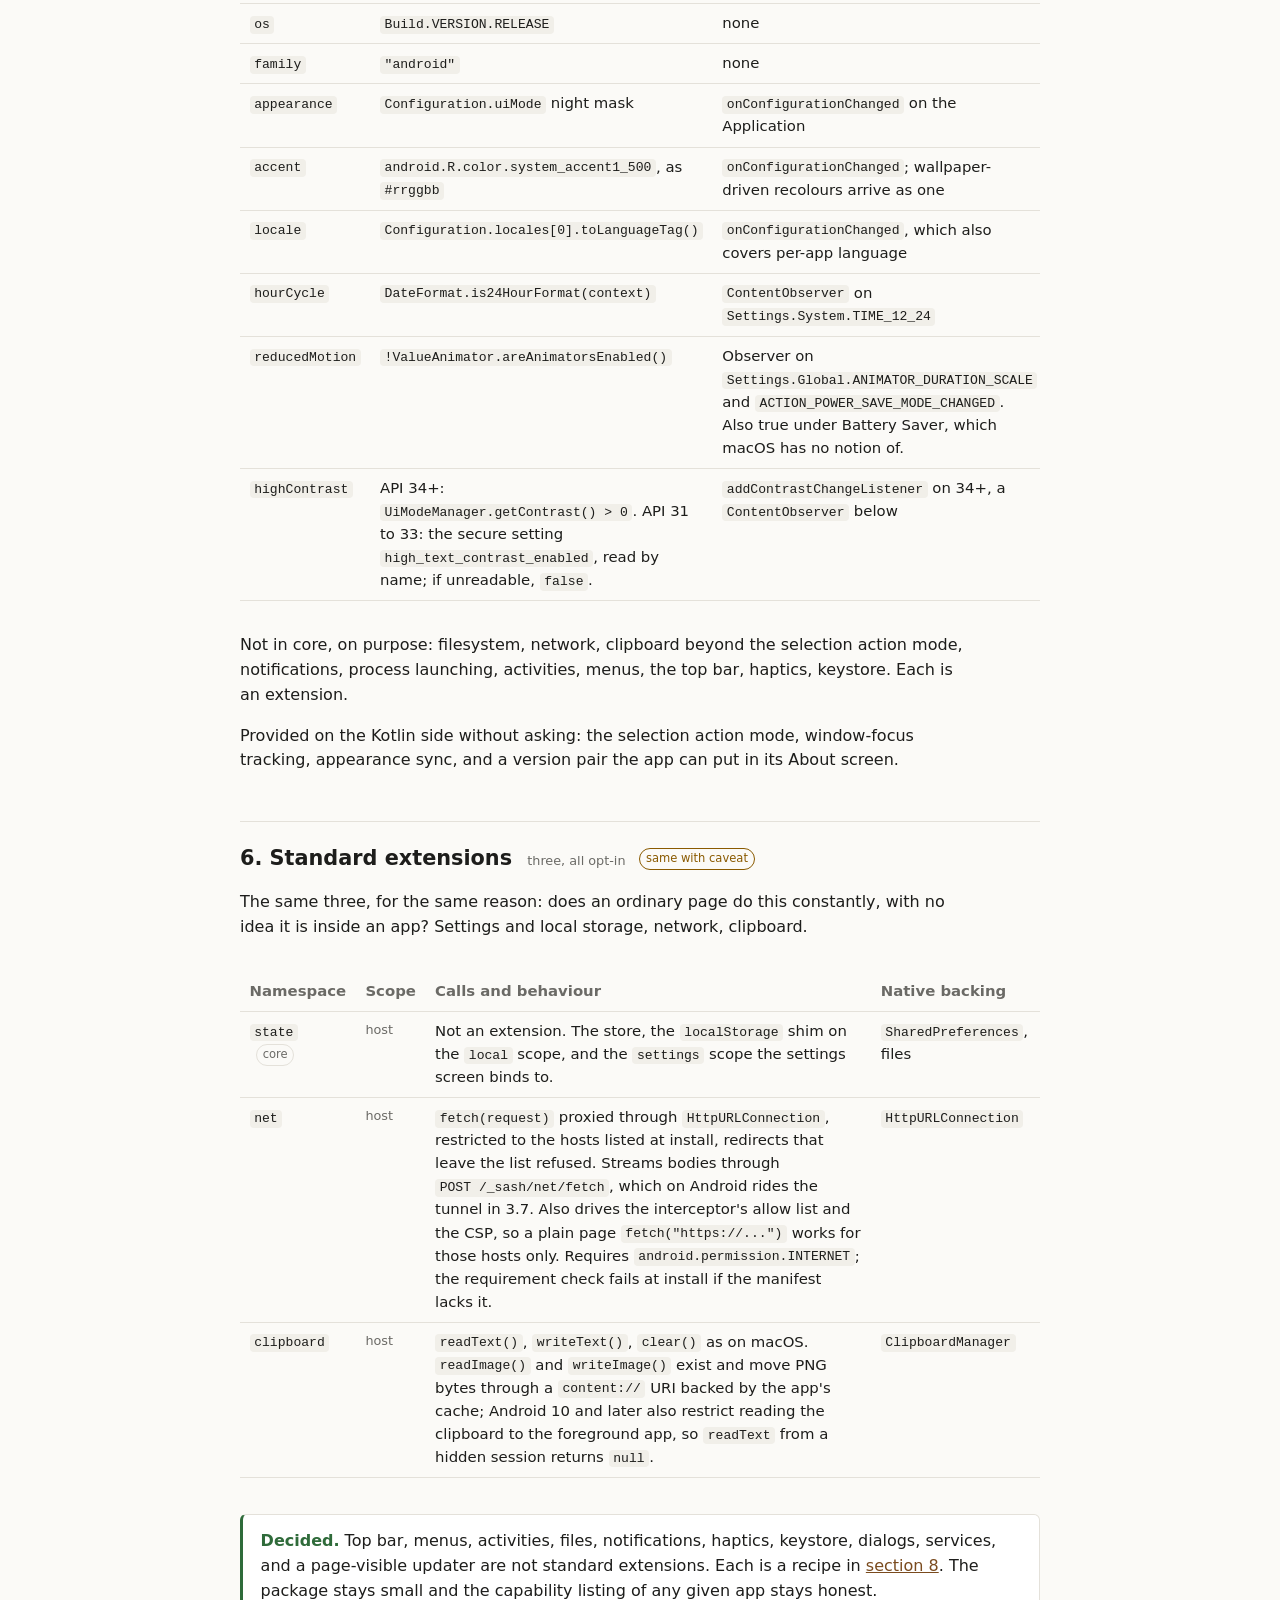
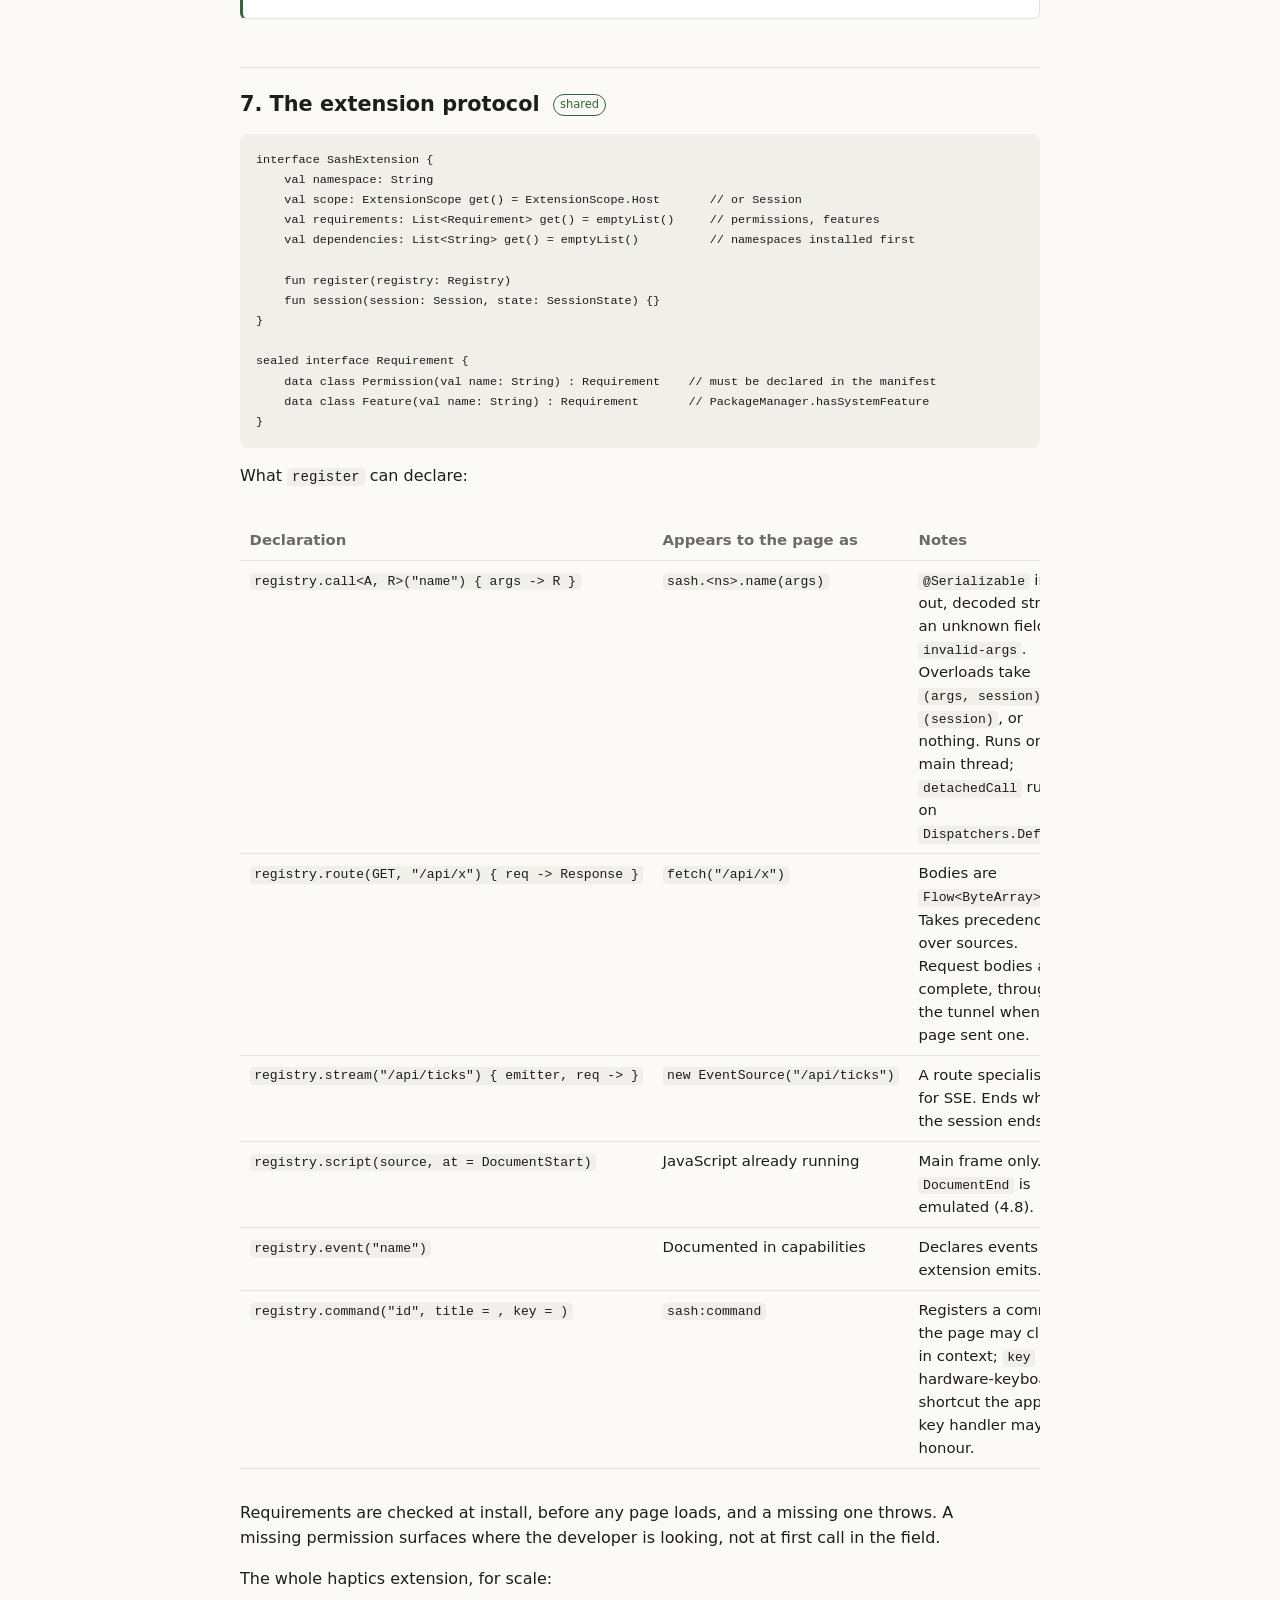
<file: docs/spec-android.html>
<!doctype html>
<html lang="en">
<head>
<meta charset="utf-8">
<meta name="viewport" content="width=device-width, initial-scale=1">
<title>Sash for Android — specification</title>
<style>
  :root {
    --bg: #fbfaf7; --fg: #1d1d1b; --muted: #6b6a66; --line: #e4e1da;
    --accent: #7a4b1e; --card: #ffffff; --code: #f1efe9; --ok: #2f6b3a; --warn: #8a5a00; --diff: #7a2e2e;
  }
  @media (prefers-color-scheme: dark) {
    :root { --bg: #16161a; --fg: #ebe9e4; --muted: #9c9a94; --line: #2b2b31;
            --accent: #d9a468; --card: #1e1e24; --code: #24242b; --ok: #7fc48d; --warn: #e0b45c; --diff: #e08a8a; }
  }
  html { color-scheme: light dark; }
  body { margin: 0; background: var(--bg); color: var(--fg);
         font: 16px/1.55 -apple-system, "SF Pro Text", Roboto, system-ui, sans-serif; }
  main { max-width: 50rem; margin: 0 auto; padding: 3rem 1.25rem 6rem; }
  h1 { font-size: 2rem; margin: 0 0 .25rem; letter-spacing: -.01em; }
  .sub { color: var(--muted); margin: 0 0 2rem; }
  h2 { font-size: 1.3rem; margin: 3rem 0 .75rem; padding-top: 1.25rem; border-top: 1px solid var(--line); }
  h2 small { color: var(--muted); font-weight: 400; font-size: .8rem; margin-left: .5rem; }
  h3 { font-size: 1.05rem; margin: 1.75rem 0 .4rem; }
  p, li { max-width: 46rem; }
  ul, ol { padding-left: 1.2rem; }
  li { margin: .35rem 0; }
  b { font-weight: 600; }
  code { font: .88em/1 "SF Mono", ui-monospace, Menlo, "Roboto Mono", monospace; background: var(--code);
         padding: .1em .35em; border-radius: 4px; }
  pre { background: var(--code); padding: 1rem; border-radius: 8px; overflow-x: auto;
        font: .84rem/1.5 "SF Mono", ui-monospace, Menlo, "Roboto Mono", monospace; }
  pre code { background: none; padding: 0; }
  .tablewrap { overflow-x: auto; }
  table { border-collapse: collapse; width: 100%; font-size: .93rem; margin: 1rem 0; }
  th, td { text-align: left; vertical-align: top; padding: .5rem .6rem; border-bottom: 1px solid var(--line); }
  th { color: var(--muted); font-weight: 600; white-space: nowrap; }
  td code { white-space: nowrap; }
  .callout { background: var(--card); border: 1px solid var(--line); border-left: 3px solid var(--accent);
             padding: .9rem 1.1rem; border-radius: 6px; margin: 1.25rem 0; }
  .callout p { margin: 0; }
  .decision { border-left-color: var(--ok); }
  .decision b:first-child { color: var(--ok); }
  .risk { border-left-color: var(--warn); }
  .risk b:first-child { color: var(--warn); }
  nav.toc { columns: 2; column-gap: 2rem; font-size: .93rem; margin-bottom: 1rem; }
  nav.toc a { color: var(--fg); text-decoration: none; }
  nav.toc a:hover { color: var(--accent); }
  nav.toc ol { margin: 0; }
  .scope { font-size: .8rem; color: var(--muted); }
  a { color: var(--accent); }
  .status { display: inline-block; font-size: .72rem; padding: .1em .5em; border-radius: 999px;
            border: 1px solid var(--line); color: var(--muted); vertical-align: middle; margin-left: .4rem;
            font-weight: 400; letter-spacing: 0; }
  .status.same { color: var(--ok); border-color: var(--ok); }
  .status.caveat { color: var(--warn); border-color: var(--warn); }
  .status.differs { color: var(--diff); border-color: var(--diff); }
  .v { color: var(--ok); }
  .m { color: var(--warn); }
  .u { color: var(--diff); }
</style>
</head>
<body>
<main>
  <h1>Sash for Android</h1>
  <p class="sub">Specification, draft 1. The same contract as <a href="spec.html">Sash for macOS</a>, hosted by a
     Kotlin library in a Jetpack Compose app: your Compose, your activities, your top bar; the web app in a
     view; extensions as the only door between them. One web folder ships in both apps unchanged. Where this
     document repeats the macOS one it says so; where Android differs it says why.</p>

  <nav class="toc"><ol>
    <li><a href="#map">Reader's map</a></li>
    <li><a href="#scope">Purpose and scope</a></li>
    <li><a href="#concepts">Concepts</a></li>
    <li><a href="#contract">The web contract</a></li>
    <li><a href="#sessions">Sessions and many web views</a></li>
    <li><a href="#core">The core surface</a></li>
    <li><a href="#standard">Standard extensions</a></li>
    <li><a href="#protocol">The extension protocol</a></li>
    <li><a href="#recipes">Writing your own</a></li>
    <li><a href="#sources">Sources</a></li>
    <li><a href="#state">State and storage</a></li>
    <li><a href="#updates">Updates</a></li>
    <li><a href="#security">Security</a></li>
    <li><a href="#testing">Testing</a></li>
    <li><a href="#package">Package layout and platform</a></li>
    <li><a href="#decisions">Decisions log</a></li>
    <li><a href="#open">Open questions</a></li>
    <li><a href="#portable">One page, two platforms</a></li>
    <li><a href="#divergence">Appendix: divergence table</a></li>
  </ol></nav>

  <p>Every section carries a pill. <span class="status same">shared</span> means the text is the macOS contract
     restated and the page cannot tell the platforms apart. <span class="status caveat">same with caveat</span>
     means the page sees the same thing but the plumbing or an edge differs. <span class="status differs">differs</span>
     means the native side is a different design.</p>

  <!-- ============================================================ -->
  <h2 id="map">0. Reader's map</h2>
  <p>What the page sees is identical. What the native side does to make that true is different in five
     places, and each is a consequence of one fact about Android's <code>WebView</code>. The full table with
     verification status is in the <a href="#divergence">appendix</a>.</p>
  <div class="tablewrap"><table>
    <tr><th>Fact about WebView</th><th>Consequence</th><th>Section</th></tr>
    <tr><td>Custom schemes are opaque origins: no <code>fetch</code>, no <code>EventSource</code>, no stable
            <code>location.host</code>.</td>
        <td>The page is served at <code>https://app.sash.invalid/</code> from
            <code>shouldInterceptRequest</code>. Nothing else changes.</td>
        <td><a href="#contract">3.1</a></td></tr>
    <tr><td>Interception never sees a request body.</td>
        <td>The runtime tunnels same-origin <code>fetch</code> requests that carry a body through the call
            bridge and streams the reply back over interception. Page code is unchanged.</td>
        <td><a href="#tunnel">3.7</a></td></tr>
    <tr><td>Interception never sees WebSockets, service workers, or redirect hops, and there are no content
            rule lists.</td>
        <td>Network policy is a 403 from interception plus a <code>Content-Security-Policy</code> header on
            every HTML document. macOS sets no CSP; this one is permissive except for network.</td>
        <td><a href="#security">12</a></td></tr>
    <tr><td>An Activity is recreated on rotation.</td>
        <td>The host owns sessions, not the view. <code>SashView</code> re-attaches an existing session's
            <code>WebView</code>; a session ends only when its view leaves for good.</td>
        <td><a href="#sessions">4.2</a></td></tr>
    <tr><td>There is no APK swap an app may do to itself.</td>
        <td>The web channel is identical and consumes the same signed manifests. The app channel does not
            exist; the store is the app updater.</td>
        <td><a href="#updates">11</a></td></tr>
  </table></div>

  <!-- ============================================================ -->
  <h2 id="scope">1. Purpose and scope <span class="status same">shared</span></h2>
  <p>Sash makes a web app a good citizen of Android without pretending to be a cross-platform framework.
     The developer writes a normal Compose app and a normal single-page web app, the same one that ships in
     the macOS app. Sash supplies the view that hosts the page, the interceptor that serves it, the store
     that both sides share, and the registry through which Kotlin grants the page capabilities one at a
     time.</p>
  <ul>
    <li><b>In scope.</b> Everything the macOS package does that has an Android meaning: hosting, serving,
        streaming, state, the call bridge, context reporting, many simultaneous web views, the three
        standard extensions, the web update channel, a test harness. Two things macOS never had to think
        about: sessions that survive configuration changes, and the system back gesture.</li>
    <li><b>Out of scope.</b> A JavaScript UI framework. An APK updater. Views-based chrome beyond the one
        <code>SashWebView</code> class. Anything that makes the page reach the operating system without a
        Kotlin declaration.</li>
  </ul>
  <div class="callout"><p><b>Design rule.</b> The page talks HTTP and a small JavaScript object. Kotlin
     decides who answers. Nothing the page can reach exists unless Kotlin declared it.</p></div>

  <!-- ============================================================ -->
  <h2 id="concepts">2. Concepts <span class="status caveat">same with caveat</span></h2>
  <div class="tablewrap"><table>
    <tr><th>Term</th><th>What it is</th><th>Cardinality</th></tr>
    <tr><td><b>Host</b></td>
        <td><code>SashHost</code>, owning the registry, the store, the sources, and the list of live
            sessions. Created once, in <code>Application.onCreate</code> or a lazy singleton, never in an
            Activity: activities die on rotation and the host must not.</td>
        <td>One per app, more if you want isolated worlds.</td></tr>
    <tr><td><b>Session</b></td>
        <td>One <code>WebView</code> plus its context, its events stream, and its per-session extensions.
            Has an id, an entry route, and a key that lets a recreated Activity find it again.</td>
        <td>As many as you like. One per <code>SashView</code> key.</td></tr>
    <tr><td><b>SashView</b></td>
        <td>The composable. Wraps <code>AndroidView</code>, finds or makes the session for its key, attaches
            the web view on enter, detaches or ends it on leave. Takes a host, an optional route, an
            optional key. <code>SashWebView</code>, the <code>View</code> underneath, is public for apps
            that are not Compose.</td>
        <td>Anywhere a composable goes.</td></tr>
    <tr><td><b>Source</b></td>
        <td>Answers requests for the web layer's files: assets, directory, overlay, socket, remote, dev.</td>
        <td>One chain per host.</td></tr>
    <tr><td><b>Extension</b></td>
        <td>A Kotlin type that declares calls, routes, streams, and scripts under a namespace, and hooks
            session lifecycle.</td>
        <td>Installed per host; instantiated per host or per session by its scope.</td></tr>
    <tr><td><b>Store</b></td>
        <td>The shared key-value state, JSON values, scoped by name, with pluggable persistence. Backs
            <code>sash.state</code>, the <code>localStorage</code> shim, and the settings screen.</td>
        <td>One per host.</td></tr>
    <tr><td><b>Context</b></td>
        <td>What a session's page is showing: title, subtitle, view id, selection, dirty, commands it can
            handle. A Compose <code>State</code>.</td>
        <td>One per session.</td></tr>
  </table></div>

  <p>World Clock on Android, for scale. The web folder is <code>Examples/WorldClock/web</code>, the same
     files the macOS app bundles.</p>
  <pre><code>class WorldClockApp : Application() {
    lateinit var host: SashHost
    override fun onCreate() {
        super.onCreate()
        host = SashHost(this, web = WebLayer.assets("web")) {
            Clipboard()
        }
    }
}

class MainActivity : ComponentActivity() {
    override fun onCreate(savedInstanceState: Bundle?) {
        super.onCreate(savedInstanceState)
        val host = (application as WorldClockApp).host
        setContent {
            val settings = host.store.scope("settings")
            val appearance by settings.state("appearance", "auto")
            WorldClockTheme(darkTheme = when (appearance) { "dark" -> true; "light" -> false; else -> isSystemInDarkTheme() }) {
                val nav = rememberNavController()
                NavHost(nav, startDestination = "clock") {
                    composable("clock") {
                        val context = host.focused?.context
                        Scaffold(topBar = {
                            TopAppBar(
                                title = { Text(context?.title ?: "World Clock") },
                                actions = { ClockActions(host, onSettings = { nav.navigate("settings") }) })
                        }) { padding -> SashView(host, modifier = Modifier.padding(padding)) }
                    }
                    composable("settings") { ClockSettings(settings) }
                }
            }
        }
    }
}</code></pre>
  <p>The Settings window becomes a destination; the toolbar becomes <code>TopAppBar</code> actions; the
     <code>CommandMenu</code> becomes the overflow menu plus hardware-keyboard shortcuts. The page does not
     know any of this happened.</p>

  <!-- ============================================================ -->
  <h2 id="contract">3. The web contract <span class="status same">shared</span></h2>
  <p>Everything the page can do is one of four things: fetch a URL, open an events stream, call a
     declared function, or read and write shared state. The global is <code>window.sash</code>. Sections
     3.2 through 3.6 are the macOS text; only 3.1 and 3.7 carry Android facts.</p>

  <h3>3.1 Origin and paths <span class="status caveat">same with caveat</span></h3>
  <ul>
    <li>The page is served at <code>https://app.sash.invalid/</code>. Every request to that origin is
        answered in-process by <code>WebViewClient.shouldInterceptRequest</code>; none reaches the
        network. The host is under <code>.invalid</code>, reserved by RFC 2606, so a request that ever
        escaped interception would get NXDOMAIN rather than a real server. A single-label host such as
        <code>https://app/</code> was rejected because DNS search suffixes on managed networks can resolve
        it.</li>
    <li>Why not <code>sash://app/</code>: Chromium treats a custom scheme as an opaque origin. Relative
        URLs do not resolve, <code>fetch</code> and <code>EventSource</code> fail, and
        <code>location.host</code> is empty. An https origin gives the page a secure context, working
        relative URLs, and storage keyed to a stable origin.</li>
    <li><code>location.pathname</code> is the entry route on both platforms. <code>location.protocol</code>
        and <code>location.host</code> are not the same on both (<code>sash:</code>/<code>app</code> on
        macOS). The contract promised only that the host is stable. A page that needs its own origin as a
        string reads <code>sash.origin</code> (section 17) and never hardcodes either.</li>
    <li><code>/_sash/*</code> is reserved for the framework. Everything else belongs to the developer's
        sources and routes. Route handlers registered from Kotlin take precedence over the source chain.</li>
  </ul>
  <div class="tablewrap"><table>
    <tr><th>Path</th><th>Purpose</th></tr>
    <tr><td><code>/_sash/events</code></td><td>The per-session Server-Sent Events stream. Named events; JSON data.</td></tr>
    <tr><td><code>/_sash/state</code></td><td>Bulk read of the store scopes the page may see.</td></tr>
    <tr><td><code>/_sash/capabilities</code></td><td>The installed namespaces and their calls, as JSON.</td></tr>
    <tr><td><code>/_sash/sash.js</code></td><td>The runtime the page may import explicitly. It is also injected at document start, so importing is optional.</td></tr>
    <tr><td><code>/_sash/r/&lt;ticket&gt;</code></td><td>Android only, internal to the runtime: the reply to a tunnelled request (3.7). Never addressed by page code.</td></tr>
  </table></div>

  <h3>3.2 Calls</h3>
  <p>A message is <code>{ id, ns, name, args }</code>; the reply is <code>{ ok, value }</code> or
     <code>{ ok: false, error: { code, message, data } }</code>. The generated table turns that into
     <code>await sash.haptics.perform({ pattern: "levelChange" })</code>. Arguments and results are JSON;
     Kotlin handlers see <code>@Serializable</code> types.</p>
  <p>Error codes are fixed: <code>capability-missing</code>, <code>invalid-args</code>,
     <code>denied</code>, <code>unavailable</code>, <code>failed</code>. A call into an uninstalled
     namespace rejects with <code>capability-missing</code>; it is never <code>undefined</code>.</p>
  <p>On Android the reply also carries the <code>id</code>, because the transport is a per-frame channel
     rather than a per-message promise (4.8). The runtime correlates; the page never sees the
     difference.</p>

  <h3>3.3 Events</h3>
  <p>The page opens <code>new EventSource("/_sash/events")</code>, or uses <code>sash.on(name, fn)</code>
     which does the same. Kotlin pushes with <code>session.emit(name, payload)</code> for one session or
     <code>host.broadcast(name, payload)</code> for all. Framework events are prefixed <code>sash:</code>;
     developers own the rest of the namespace.</p>
  <div class="tablewrap"><table>
    <tr><th>Event</th><th>When</th></tr>
    <tr><td><code>sash:hello</code></td><td>The stream connected. Carries <code>storeSeq</code>, so a page that missed changes resyncs.</td></tr>
    <tr><td><code>sash:state</code></td><td>A store key changed, from Kotlin or from another session. Carries scope, key, value, origin.</td></tr>
    <tr><td><code>sash:appearance</code></td><td>Dark mode, accent colour, locale, hour cycle, reduced motion or contrast changed. Carries the whole platform object.</td></tr>
    <tr><td><code>sash:focus</code></td><td>This session's window gained or lost focus.</td></tr>
    <tr><td><code>sash:command</code></td><td>A top-bar, menu or keyboard command the page declared it handles.</td></tr>
    <tr><td><code>sash:capabilities</code></td><td>An extension was installed after load.</td></tr>
    <tr><td><code>sash:message</code></td><td>Another session sent this one a message.</td></tr>
    <tr><td><code>sash:web-updated</code></td><td>A new web layer was installed and probed. Not pre-attached; subscribe with <code>sash.on</code>.</td></tr>
    <tr><td><code>sash:terminate</code></td><td>Reserved. Emitted by neither platform today.</td></tr>
  </table></div>

  <h3>3.4 State</h3>
  <p><code>sash.state.get(scope, key)</code>, <code>set</code>, <code>remove</code>, <code>keys</code>,
     <code>all</code>, <code>watch</code>, <code>flush</code>. Synchronous reads against a local mirror
     hydrated at document start; writes are applied locally and forwarded in one microtask batch, so the
     page never waits. <code>localStorage</code> is shimmed onto the <code>local</code> scope. Settings
     live in the <code>settings</code> scope. Which scopes a page may see is declared on the host.</p>

  <h3>3.5 Context</h3>
  <p><code>sash.context.set({ title, subtitle, view, selection, dirty, commands })</code>. Partial updates
     merge. Kotlin reads <code>session.context</code> as Compose state. The <code>commands</code> array
     names the <code>sash:command</code> identifiers this view will handle, which is what enables the
     matching top-bar actions and menu items.</p>

  <h3>3.6 Session identity</h3>
  <p><code>sash.session</code> exposes <code>{ id, route, isFocused }</code>. The entry route is also the
     page's <code>location.pathname</code>, so an SPA router needs nothing special.</p>

  <h3 id="tunnel">3.7 Requests with bodies <span class="status caveat">same with caveat</span></h3>
  <p><code>shouldInterceptRequest</code> is called for a <code>POST</code>, but <code>WebResourceRequest</code>
     has no body accessor. The runtime closes the gap so that <code>fetch("/api/x", { method: "POST",
     body })</code> against a Kotlin route works exactly as it does on macOS:</p>
  <ol>
    <li>At boot the runtime learns from the snapshot that bodies are tunnelled. It wraps
        <code>window.fetch</code>. Same-origin requests without a body pass straight through to
        interception. Same-origin requests with a body are serialised (text as text, binary as an
        <code>ArrayBuffer</code> message where the WebView supports it, otherwise base64,
        <code>FormData</code> as hand-built multipart) and posted over the call bridge.</li>
    <li>Kotlin dispatches the request through the same router and source chain as any other, parks the
        <code>Response</code> under a one-shot ticket with a 30-second life, and replies with the
        ticket.</li>
    <li>The runtime returns <code>fetch("/_sash/r/&lt;ticket&gt;")</code>, which interception answers by
        replaying the parked status, headers and body, streamed, with <code>Cache-Control:
        no-store</code>. The page receives a genuine <code>Response</code> with a readable body stream, so
        SSE over <code>POST</code> and <code>/_sash/net/fetch</code> both work.</li>
  </ol>
  <p>Cross-origin requests are not wrapped; the network policy decides those. Not covered, and said so:
     <code>navigator.sendBeacon</code>, <code>&lt;form method="post"&gt;</code> as a main-frame navigation,
     and <code>XMLHttpRequest</code> with a body. A page that uses those against a Kotlin route is not
     portable, and the checklist in section 17 says so. Bodies of a <code>ReadableStream</code> reject
     with <code>invalid-args</code>.</p>
  <div class="callout decision"><p><b>Decided.</b> Tunnel through the bridge rather than run a loopback
     HTTP server. A server on <code>127.0.0.1</code> is a second origin, so every request is cross-origin
     to the page; its port is not stable so it cannot be <em>the</em> origin; and any app on the device can
     connect to it, so every request would need a token. Restricting routes to <code>GET</code> was
     rejected because it breaks the published contract.</p></div>

  <!-- ============================================================ -->
  <h2 id="sessions">4. Sessions and many web views <span class="status caveat">same with caveat</span></h2>
  <p>A host may have any number of live sessions. Two activities showing the same page, a main screen and a
     detail screen, a bottom sheet with a form, a hidden worker session running background JavaScript:
     all sessions, all equal.</p>

  <h3>4.1 What is shared and what is not</h3>
  <div class="tablewrap"><table>
    <tr><th>Shared across sessions</th><th>Per session</th></tr>
    <tr><td>
      <ul>
        <li>The store, so <code>localStorage</code> in one screen is visible in another after
            <code>sash:state</code></li>
        <li>The source chain and route table</li>
        <li>Host-scoped extensions</li>
        <li>The interceptor, the network policy and its CSP</li>
        <li>WebView storage (cookies, IndexedDB, Cache API), which Android keys per app data directory</li>
        <li>One <code>ServiceWorkerClient</code> that refuses everything</li>
      </ul></td>
      <td>
      <ul>
        <li>The <code>WebView</code>, and the <code>__sashBridge</code> listener on it</li>
        <li>Context and the top-bar actions derived from it</li>
        <li>The events stream</li>
        <li>Session-scoped extensions</li>
        <li>The entry route, any query, and the key</li>
      </ul></td></tr>
  </table></div>

  <h3>4.2 Lifecycle, and surviving rotation <span class="status differs">differs</span></h3>
  <p>On macOS a <code>SashView</code> owns its session: appear creates, disappear ends. On Android the
     Activity that hosts a composable is destroyed and recreated on rotation, on a locale change, on a
     dark-mode switch. If the session died with it, every one of those would reload the page and lose its
     state. So the host owns sessions, and the view borrows them.</p>
  <ol>
    <li><b>Created.</b> <code>SashView(host, route, key)</code> enters composition and finds no session
        for <code>key</code>, or <code>host.makeSession(route:, key:)</code> is called directly. The
        <code>WebView</code> is built on a <code>MutableContextWrapper</code> around the application
        context. Session-scoped extensions are instantiated.</li>
    <li><b>Attached.</b> The view swaps the wrapper's base context to the Activity, so dialogs, autofill and
        theme resolve against a real window, and adds the <code>WebView</code> to its
        <code>AndroidView</code>. A session may be attached to one view at a time.</li>
    <li><b>Loaded.</b> The document finished loading. The runtime has hydrated.</li>
    <li><b>Ready.</b> The page called <code>sash.ready()</code>. Only now does the top bar trust context
        and only now is an overlay update considered good.</li>
    <li><b>Detached.</b> The composable left because the Activity is changing configuration
        (<code>activity.isChangingConfigurations</code>). The <code>WebView</code> is removed from its
        parent and its base context reset to the application. The page keeps running. The recreated
        Activity's <code>SashView</code>, with the same key from <code>rememberSaveable</code>, attaches it
        again.</li>
    <li><b>Ended.</b> The composable left for any other reason, or <code>session.end()</code> was called.
        Extensions get a chance to flush. The <code>WebView</code> is destroyed.</li>
  </ol>
  <p>Extensions receive each transition through <code>session(session, state)</code>, with the same four
     states as macOS; attached and detached are not states the page or extensions observe. Process death
     ends everything: the key survives in saved instance state, the store is on disk, and a fresh session
     loads the same route with the same state. There is no <code>WebView.saveState</code>; the page is the
     source of truth for its own view state and the store for everything else.</p>
  <p>If the render process dies (<code>onRenderProcessGone</code>), the session replaces its
     <code>WebView</code> under the same id and reloads. <code>SashView</code> recomposes around the new
     instance. This is the macOS "web content process terminated; reloading" case.</p>

  <h3>4.3 Focus and command routing</h3>
  <p><code>host.focused</code> is the session whose <code>WebView</code> last reported
     <code>onWindowFocusChanged(true)</code>. Commands from <code>host.send</code> are routed to it, and
     their enablement is read from that session's context. In multi-window mode two activities can be
     visible; only one has window focus, which is the right one to receive a keyboard shortcut.</p>

  <h3>4.4 Talking between sessions</h3>
  <p><code>sash.sessions.list()</code>, <code>sash.sessions.send(id, name, payload)</code> and
     <code>sash.sessions.broadcast(name, payload)</code>, delivering <code>sash:message</code>. Shared state
     is usually the better tool.</p>

  <h3>4.5 Opening more</h3>
  <p>The page cannot open a screen by itself. If an app wants the page to ask, the developer writes a call
     such as <code>sash.clocks.detach(city)</code> whose handler starts an Activity, or navigates a
     <code>NavHost</code>, carrying a <code>Route</code>. <code>Route</code> is <code>Parcelable</code> so it
     rides in an <code>Intent</code> extra or a saved-state handle. The destination renders
     <code>SashView(host, route)</code>, which is a new session. Bottom sheets and dialogs are the same
     pattern.</p>

  <h3>4.6 Headless sessions</h3>
  <p><code>host.makeSession(route, hidden = true)</code> creates a session whose <code>WebView</code> is
     never attached to a window. Unlike WebKit, Chromium loads and runs scripts in an unattached
     <code>WebView</code>: its web contents are merely hidden. <code>document.visibilityState</code> is
     <code>"hidden"</code>, timers are aligned to one second, and <code>requestAnimationFrame</code> does not
     fire. Used by the update probe and by apps that want a JavaScript worker without UI. Because of it,
     <code>sash.ready()</code> must be called from the load path and never from an animation frame; the
     checklist in section 17 makes this a rule on both platforms.</p>

  <h3>4.7 No browser showing through</h3>
  <p>The view is an app's interface, not a document the user browses. Android's <code>WebView</code> starts
     closer to that than WebKit does: it has no context menu on links, no reload the user can reach, no
     back button of its own. What remains is taken out or pinned down:</p>
  <ul>
    <li><b>Zoom.</b> <code>setSupportZoom(false)</code>, <code>setBuiltInZoomControls(false)</code>,
        <code>setDisplayZoomControls(false)</code>. Pinch does nothing.</li>
    <li><b>Text size.</b> Left at the default, which follows the system font scale. macOS has no
        equivalent setting; this is an accessibility control and Sash does not override it. A page that
        must not reflow can set <code>textZoom</code> through the escape hatch, and is told not to.</li>
    <li><b>Dark mode.</b> <code>WebSettingsCompat.setAlgorithmicDarkeningAllowed(false)</code>. The page
        owns its appearance through <code>data-sash-appearance</code>; Chromium must not repaint it. The
        app should use a DayNight theme so <code>prefers-color-scheme</code> agrees with
        <code>sash.platform.appearance</code>.</li>
    <li><b>Selection.</b> The floating action mode on selected text is trimmed to Copy, Select all and
        Paste; Share and Web search are a browser's. The page still receives <code>contextmenu</code> on
        long-press and may draw its own menu.</li>
    <li><b>Overscroll.</b> <code>OVER_SCROLL_NEVER</code> by default, exposed as a parameter. The glow
        says "document".</li>
    <li><b>Reload.</b> Nothing to remove. <code>Session.reload()</code> and the updater still reload;
        reloading is the app's decision.</li>
    <li><b>Inspector.</b> Debuggable builds are inspectable from <code>chrome://inspect</code>
        automatically; release builds are not.</li>
    <li><b>Back.</b> Off by default. <code>SashView(handleSystemBack = true)</code> installs a
        <code>BackHandler</code> that calls <code>goBack()</code> while the page has history. Most Sash
        pages are single documents with a client-side router, and whether back means "close the sheet",
        "previous route" or "leave the app" is the app's to decide, so it is a parameter and not a
        default.</li>
    <li><b>Files.</b> <code>allowFileAccess</code> and <code>allowContentAccess</code> are off. Mixed
        content is never allowed.</li>
  </ul>

  <h3 id="bridge">4.8 The plumbing under a session <span class="status differs">differs</span></h3>
  <p>The page's contract is the same. What carries it:</p>
  <div class="tablewrap"><table>
    <tr><th>Piece</th><th>Android</th><th>Notes</th></tr>
    <tr><td>Calls</td>
        <td><code>WebViewCompat.addWebMessageListener(webView, "__sashBridge",
            setOf("https://app.sash.invalid"), listener)</code></td>
        <td>The injected object is named <code>__sashBridge</code>, never <code>sash</code>: the listener
            defines a global of that name, and <code>sash</code> is ours. Replies go back through the
            <code>JavaScriptReplyProxy</code>, which is a per-frame channel, so the runtime matches them by
            <code>id</code>. Both sides run on the main thread.</td></tr>
    <tr><td>Boot snapshot</td>
        <td><code>WebViewCompat.addDocumentStartJavaScript</code> once, containing a guard, a synchronous
            read of <code>__sashBoot.snapshot()</code>, the runtime, and extension scripts.</td>
        <td><code>__sashBoot</code> is a one-method <code>addJavascriptInterface</code> object. macOS
            re-installs the user script before every main-frame navigation to refresh the snapshot;
            Android reads it fresh each time the script runs, which also covers <code>reload()</code>. The
            read happens on the WebView's JavaBridge thread, so the snapshot comes from a lock-protected
            mirror and never touches the main thread. Start scripts run in every frame that matches the
            origin rule, so the script begins with <code>if (window !== window.top) return;</code> for
            parity with <code>forMainFrameOnly</code>.</td></tr>
    <tr><td>Document-end scripts</td>
        <td>Wrapped in <code>DOMContentLoaded</code> inside the start script.</td>
        <td>There is no document-end injection API.</td></tr>
    <tr><td>Serving</td>
        <td><code>shouldInterceptRequest</code> returning a <code>WebResourceResponse</code></td>
        <td>Called on a pool of background threads that may block, concurrently. The response head is
            produced by hopping to the main thread and waiting, with a time box that turns a stuck handler
            into a 504 instead of a pinned thread. Bodies are an <code>InputStream</code> fed from a
            coroutine.</td></tr>
    <tr><td>Streaming</td>
        <td>A queue-backed <code>InputStream</code>; <code>null</code> is end of stream.</td>
        <td>Chromium reads the stream on a background thread in small chunks and forwards each read
            before end of stream, so SSE works. Two facts shape it: Chromium withholds the response head
            until the first read completes, which is why the stream begins with a <code>: ok</code>
            comment on both platforms; and Chromium may not close the stream when the page stops
            listening, so every emitter sends a heartbeat comment every 15 seconds and a parked read
            wakes, fails, and releases its thread. <code>PipedInputStream</code> is not used because its
            liveness check is tied to a writer thread, which coroutines do not keep.</td></tr>
    <tr><td>Navigation</td>
        <td><code>shouldOverrideUrlLoading</code></td>
        <td>Allows the Sash origin. <code>http</code>, <code>https</code> and <code>mailto</code> go to
            <code>Intent.ACTION_VIEW</code>; anything else is refused and logged. Main-frame requests that
            bypass this callback still meet the interceptor's policy.</td></tr>
    <tr><td><code>target="_blank"</code></td>
        <td><code>setSupportMultipleWindows(true)</code> and <code>onCreateWindow</code></td>
        <td>Returns a throwaway <code>WebView</code> whose client opens the URL externally and destroys
            itself. With multiple windows off, Chromium would navigate the page instead, which is the
            naive-wrapper bug.</td></tr>
    <tr><td>Evaluate</td>
        <td><code>evaluateJavascript("(async () => { … })()")</code>, result parsed as JSON.</td>
        <td><code>session.evaluate(body)</code> keeps function-body semantics: <code>return</code> and
            <code>await</code> allowed.</td></tr>
  </table></div>

  <!-- ============================================================ -->
  <h2 id="core">5. The core surface <span class="status caveat">same with caveat</span></h2>
  <div class="tablewrap"><table>
    <tr><th>Member</th><th>Purpose</th></tr>
    <tr><td><code>sash.ready()</code></td><td>Marks the session ready. Idempotent. Call it from the load path (4.6).</td></tr>
    <tr><td><code>sash.version</code></td><td><code>{ app, web, sash, api }</code>. <code>app</code> is <code>versionName</code>.</td></tr>
    <tr><td><code>sash.capabilities</code>, <code>sash.has(ns)</code></td><td>What is installed. Updated live.</td></tr>
    <tr><td><code>sash.platform</code></td><td>OS version, appearance, accent colour, BCP 47 locale, hour cycle (<code>h12</code>/<code>h23</code> from the system's 24-hour setting), reduced motion, high contrast, and <code>family</code> (section 17). Appearance and accent are also CSS custom properties on <code>:root</code>. Changes arrive as <code>sash:appearance</code> with the whole object.</td></tr>
    <tr><td><code>sash.state</code></td><td>The store, plus the <code>localStorage</code> shim.</td></tr>
    <tr><td><code>sash.on</code>, <code>sash.off</code></td><td>Events.</td></tr>
    <tr><td><code>sash.context</code></td><td>Reporting what the page shows.</td></tr>
    <tr><td><code>sash.session</code>, <code>sash.sessions</code></td><td>Identity, listing, messaging.</td></tr>
    <tr><td><code>sash.open(url)</code></td><td>Opens an external URL with <code>ACTION_VIEW</code>. <code>http</code>, <code>https</code>, <code>mailto</code>; anything else is refused. The only way out.</td></tr>
    <tr><td><code>sash.log(level, ...)</code></td><td>Forwarded to <code>android.util.Log</code> under the tag <code>Sash</code>, prefixed with the session id.</td></tr>
    <tr><td>JavaScript dialogs</td><td><code>alert</code>, <code>confirm</code>, <code>prompt</code> arrive through <code>WebChromeClient</code> and render as a Material <code>AlertDialog</code> on the attached Activity. A detached or hidden session cancels them and logs.</td></tr>
    <tr><td>Bundle assets</td><td>Plain <code>fetch</code> and <code>&lt;img&gt;</code> against the source chain.</td></tr>
  </table></div>
  <p>How the platform object is read, and what tells the host it changed:</p>
  <div class="tablewrap"><table>
    <tr><th>Field</th><th>Source</th><th>Change signal</th></tr>
    <tr><td><code>os</code></td><td><code>Build.VERSION.RELEASE</code></td><td>none</td></tr>
    <tr><td><code>family</code></td><td><code>"android"</code></td><td>none</td></tr>
    <tr><td><code>appearance</code></td><td><code>Configuration.uiMode</code> night mask</td><td><code>onConfigurationChanged</code> on the Application</td></tr>
    <tr><td><code>accent</code></td><td><code>android.R.color.system_accent1_500</code>, as <code>#rrggbb</code></td><td><code>onConfigurationChanged</code>; wallpaper-driven recolours arrive as one</td></tr>
    <tr><td><code>locale</code></td><td><code>Configuration.locales[0].toLanguageTag()</code></td><td><code>onConfigurationChanged</code>, which also covers per-app language</td></tr>
    <tr><td><code>hourCycle</code></td><td><code>DateFormat.is24HourFormat(context)</code></td><td><code>ContentObserver</code> on <code>Settings.System.TIME_12_24</code></td></tr>
    <tr><td><code>reducedMotion</code></td><td><code>!ValueAnimator.areAnimatorsEnabled()</code></td><td>Observer on <code>Settings.Global.ANIMATOR_DURATION_SCALE</code> and <code>ACTION_POWER_SAVE_MODE_CHANGED</code>. Also true under Battery Saver, which macOS has no notion of.</td></tr>
    <tr><td><code>highContrast</code></td><td>API 34+: <code>UiModeManager.getContrast() &gt; 0</code>. API 31 to 33: the secure setting <code>high_text_contrast_enabled</code>, read by name; if unreadable, <code>false</code>.</td><td><code>addContrastChangeListener</code> on 34+, a <code>ContentObserver</code> below</td></tr>
  </table></div>
  <p>Not in core, on purpose: filesystem, network, clipboard beyond the selection action mode,
     notifications, process launching, activities, menus, the top bar, haptics, keystore. Each is an
     extension.</p>
  <p>Provided on the Kotlin side without asking: the selection action mode, window-focus tracking,
     appearance sync, and a version pair the app can put in its About screen.</p>

  <!-- ============================================================ -->
  <h2 id="standard">6. Standard extensions <small>three, all opt-in</small> <span class="status caveat">same with caveat</span></h2>
  <p>The same three, for the same reason: does an ordinary page do this constantly, with no idea it is
     inside an app? Settings and local storage, network, clipboard.</p>
  <div class="tablewrap"><table>
    <tr><th>Namespace</th><th>Scope</th><th>Calls and behaviour</th><th>Native backing</th></tr>
    <tr><td><code>state</code> <span class="status">core</span></td><td class="scope">host</td>
        <td>Not an extension. The store, the <code>localStorage</code> shim on the <code>local</code> scope,
            and the <code>settings</code> scope the settings screen binds to.</td>
        <td><code>SharedPreferences</code>, files</td></tr>
    <tr><td><code>net</code></td><td class="scope">host</td>
        <td><code>fetch(request)</code> proxied through <code>HttpURLConnection</code>, restricted to the
            hosts listed at install, redirects that leave the list refused. Streams bodies through
            <code>POST /_sash/net/fetch</code>, which on Android rides the tunnel in 3.7. Also drives the
            interceptor's allow list and the CSP, so a plain page <code>fetch("https://...")</code> works
            for those hosts only. Requires <code>android.permission.INTERNET</code>; the requirement check
            fails at install if the manifest lacks it.</td>
        <td><code>HttpURLConnection</code></td></tr>
    <tr><td><code>clipboard</code></td><td class="scope">host</td>
        <td><code>readText()</code>, <code>writeText()</code>, <code>clear()</code> as on macOS.
            <code>readImage()</code> and <code>writeImage()</code> exist and move PNG bytes through a
            <code>content://</code> URI backed by the app's cache; Android 10 and later also restrict
            reading the clipboard to the foreground app, so <code>readText</code> from a hidden session
            returns <code>null</code>.</td>
        <td><code>ClipboardManager</code></td></tr>
  </table></div>
  <div class="callout decision"><p><b>Decided.</b> Top bar, menus, activities, files, notifications,
     haptics, keystore, dialogs, services, and a page-visible updater are not standard extensions. Each is
     a recipe in <a href="#recipes">section 8</a>. The package stays small and the capability listing of
     any given app stays honest.</p></div>

  <!-- ============================================================ -->
  <h2 id="protocol">7. The extension protocol <span class="status same">shared</span></h2>
  <pre><code>interface SashExtension {
    val namespace: String
    val scope: ExtensionScope get() = ExtensionScope.Host       // or Session
    val requirements: List&lt;Requirement&gt; get() = emptyList()     // permissions, features
    val dependencies: List&lt;String&gt; get() = emptyList()          // namespaces installed first

    fun register(registry: Registry)
    fun session(session: Session, state: SessionState) {}
}

sealed interface Requirement {
    data class Permission(val name: String) : Requirement    // must be declared in the manifest
    data class Feature(val name: String) : Requirement       // PackageManager.hasSystemFeature
}</code></pre>

  <p>What <code>register</code> can declare:</p>
  <div class="tablewrap"><table>
    <tr><th>Declaration</th><th>Appears to the page as</th><th>Notes</th></tr>
    <tr><td><code>registry.call&lt;A, R&gt;("name") { args -&gt; R }</code></td>
        <td><code>sash.&lt;ns&gt;.name(args)</code></td>
        <td><code>@Serializable</code> in and out, decoded strictly: an unknown field is
            <code>invalid-args</code>. Overloads take <code>(args, session)</code>, <code>(session)</code>,
            or nothing. Runs on the main thread; <code>detachedCall</code> runs on
            <code>Dispatchers.Default</code>.</td></tr>
    <tr><td><code>registry.route(GET, "/api/x") { req -&gt; Response }</code></td>
        <td><code>fetch("/api/x")</code></td>
        <td>Bodies are <code>Flow&lt;ByteArray&gt;</code>. Takes precedence over sources. Request bodies
            arrive complete, through the tunnel when the page sent one.</td></tr>
    <tr><td><code>registry.stream("/api/ticks") { emitter, req -&gt; }</code></td>
        <td><code>new EventSource("/api/ticks")</code></td>
        <td>A route specialised for SSE. Ends when the session ends.</td></tr>
    <tr><td><code>registry.script(source, at = DocumentStart)</code></td>
        <td>JavaScript already running</td>
        <td>Main frame only. <code>DocumentEnd</code> is emulated (4.8).</td></tr>
    <tr><td><code>registry.event("name")</code></td>
        <td>Documented in capabilities</td>
        <td>Declares events the extension emits.</td></tr>
    <tr><td><code>registry.command("id", title = , key = )</code></td>
        <td><code>sash:command</code></td>
        <td>Registers a command the page may claim in context; <code>key</code> is a hardware-keyboard
            shortcut the app's key handler may honour.</td></tr>
  </table></div>

  <p>Requirements are checked at install, before any page loads, and a missing one throws. A missing
     permission surfaces where the developer is looking, not at first call in the field.</p>

  <p>The whole haptics extension, for scale:</p>
  <pre><code>class Haptics : SashExtension {
    override val namespace = "haptics"
    @Serializable enum class Pattern { alignment, levelChange, generic }
    @Serializable data class Perform(val pattern: Pattern)

    override fun register(registry: Registry) {
        registry.call&lt;Perform, Unit&gt;("perform") { a, session -&gt;
            session.webView.performHapticFeedback(a.pattern.constant)
        }
    }
}</code></pre>

  <!-- ============================================================ -->
  <h2 id="recipes">8. Writing your own <small>the intended path</small> <span class="status same">shared</span></h2>
  <p>The pattern is the macOS one. The page describes what it wants in an object. A Kotlin extension
     receives the object and does the native work. If the native side will need to talk back later, the
     extension hands the page a handle and reports through an event. The page never learns how the work
     was done, which is exactly why the same page runs on both platforms.</p>

  <h3>8.1 Save something</h3>
  <pre><code>class Documents(private val app: Application) : SashExtension {
    override val namespace = "documents"
    @Serializable data class Save(val id: String, val title: String, val body: String)

    override fun register(registry: Registry) {
        registry.call&lt;Save, String&gt;("save") { doc -&gt;
            DocumentStore(app).write(doc)        // app files, MediaStore, or ACTION_CREATE_DOCUMENT: your call
        }
        registry.call&lt;Unit, List&lt;DocumentSummary&gt;&gt;("list") { DocumentStore(app).list() }
    }
}</code></pre>

  <h3>8.2 Notify, and hear back</h3>
  <pre><code>class Alerts(private val app: Application) : SashExtension {
    override val namespace = "alerts"
    @Serializable data class Post(val title: String, val body: String, val actions: List&lt;String&gt;)
    @Serializable data class Posted(val id: String, val endpoint: String)

    override fun register(registry: Registry) {
        registry.event("alerts:activated")
        registry.call&lt;Post, Posted&gt;("post") { p, session -&gt;
            val id = UUID.randomUUID().toString()
            val tap = PendingIntent.getBroadcast(app, 0, AlertReceiver.intent(app, id), FLAG_IMMUTABLE)
            NotificationManagerCompat.from(app).notify(id.hashCode(),
                NotificationCompat.Builder(app, CHANNEL).setContentTitle(p.title).setContentText(p.body)
                    .setSmallIcon(R.drawable.ic_alert).setContentIntent(tap).build())
            AlertRouter.onActivate(id) { action -&gt; session.emit("alerts:activated", mapOf("id" to id, "action" to action)) }
            Posted(id, "/_ext/alerts/$id")
        }
        registry.route(POST, "/_ext/alerts/:id") { req -&gt;
            AlertRouter.activate(req.params.getValue("id"), "opened"); Response.ok
        }
    }
}</code></pre>
  <p><code>POST_NOTIFICATIONS</code> is a runtime permission on Android 13 and later. The handler requests
     it the first time through the attached Activity; the extension's <code>requirements</code> names it so
     the manifest cannot forget it.</p>

  <h3>8.3 A top-bar action</h3>
  <p>No toolbar extension. The page reports context; Compose renders whatever it likes from it and sends
     taps back as commands. The page's side is one line, and it is the same line as on macOS.</p>
  <pre><code>sash.context.set({ title: city.name, commands: ["clock.add", "clock.remove"] })</code></pre>
  <pre><code>@Composable fun ClockActions(host: SashHost, onSettings: () -&gt; Unit) {
    val context = host.focused?.context
    IconButton(onClick = { host.send("clock.add") }, enabled = context?.handles("clock.add") == true) {
        Icon(Icons.Default.Add, contentDescription = "Add city")
    }
    IconButton(onClick = { host.send("clock.copy") }, enabled = context?.handles("clock.copy") == true) {
        Icon(Icons.Default.ContentCopy, contentDescription = "Copy times")
    }
    IconButton(onClick = onSettings) { Icon(Icons.Default.Settings, contentDescription = "Settings") }
}</code></pre>

  <h3>8.4 A menu and a shortcut</h3>
  <p>Same mechanism. An overflow <code>DropdownMenu</code> whose items are enabled from the focused
     session's context, and a <code>Modifier.onPreviewKeyEvent</code> on the screen that turns
     Ctrl+N from a hardware keyboard into <code>host.send("clock.add")</code>. On macOS the same command is
     ⌘N; the page shows whichever hint fits by reading <code>sash.platform.family</code>.</p>

  <h3>8.5 Anything with hardware or permissions</h3>
  <p>Haptics, location, camera, speech: a call, a serializable argument, the framework call in the
     handler, and a <code>requirements</code> entry naming the permission so Sash fails at install if the
     manifest lacks it. Runtime permission prompts happen inside the handler, through the attached
     Activity, and a denial is <code>denied</code>.</p>

  <h3>8.6 A companion process</h3>
  <p>An extension that owns a bound <code>Service</code>, exposes <code>run(args)</code>, and streams its
     output as an SSE route. Foreground-service rules and the process-lifetime policy are the whole
     design, and they are the app's, which is why this is a recipe.</p>

  <!-- ============================================================ -->
  <h2 id="sources">9. Sources <span class="status caveat">same with caveat</span></h2>
  <p>A source answers a request for a path with a response or passes. The host holds an ordered chain
     and route handlers are consulted before it. The rules for static files are the macOS rules: correct
     MIME types from the same table, an <code>ETag</code> from the first twelve bytes of the file's SHA-256,
     <code>304</code> on <code>If-None-Match</code>, <code>index.html</code> for a directory, the root
     <code>index.html</code> for a miss that does not look like an asset or that accepts HTML, and any
     <code>..</code> segment refused rather than normalised.</p>
  <div class="tablewrap"><table>
    <tr><th>Source</th><th>Serves</th><th>Notes</th></tr>
    <tr><td><code>WebLayer.assets(path)</code></td><td>Files under <code>src/main/assets/&lt;path&gt;</code>.</td><td>Read through <code>AssetManager</code>. The example apps point this at the macOS example's <code>web</code> folder, so there is one copy.</td></tr>
    <tr><td><code>WebLayer.directory(File)</code></td><td>Any directory.</td><td>Same rules on the filesystem.</td></tr>
    <tr><td>Overlay</td><td>An updated web layer.</td><td>Not a case you name: configuring a web update channel puts a switchable overlay ahead of the chain.</td></tr>
    <tr><td><code>WebLayer.socket(path, hostHeader)</code></td><td>HTTP over a Unix domain socket.</td><td><code>LocalSocket</code> in the abstract or filesystem namespace. Same hand-written HTTP/1.1 client; <code>Origin</code> and hop-by-hop headers stripped; unreachable is a 503 with <code>backend-unavailable</code>.</td></tr>
    <tr><td><code>WebLayer.remote(URL)</code></td><td>A plain-HTTP server on a port.</td><td>Same client over TCP. Cleartext to <code>127.0.0.1</code> is permitted by the platform without a network security config; TLS origins belong behind <code>Net</code>.</td></tr>
    <tr><td><code>WebLayer.dev(URL)</code></td><td>A dev server such as Vite.</td><td><code>remote</code> with <code>Cache-Control: no-store</code>, and the server's host added to the allow list and the CSP so live reload connects. Reach the development machine with <code>adb reverse tcp:5173 tcp:5173</code> and point at <code>http://127.0.0.1:5173</code>.</td></tr>
    <tr><td><code>WebLayer.layered(...)</code></td><td>Several of the above in order.</td><td>First to answer wins.</td></tr>
  </table></div>
  <p>One Android addition on every source: an HTML response gains the <code>Content-Security-Policy</code>
     header from the network policy (section 12) before it leaves the interceptor. A source never sets
     that header itself.</p>

  <!-- ============================================================ -->
  <h2 id="state">10. State and storage <span class="status caveat">same with caveat</span></h2>
  <ul>
    <li><b>Scopes.</b> Named partitions. <code>local</code> backs the shim. <code>settings</code> backs the
        settings screen. Developers add their own. Each scope names its persistence and its
        visibility.</li>
    <li><b>Persistence.</b> <code>Memory</code>; <code>Preferences(name)</code>, which is
        <code>SharedPreferences</code> with one JSON string per scope under the key
        <code>sash.store.&lt;scope&gt;</code>; and <code>File(directory)</code>, one JSON file per scope
        written through <code>AtomicFile</code>. <code>SharedPreferences</code> rather than
        <code>DataStore</code> because the store is synchronous by contract: the boot snapshot is read on
        the WebView's bridge thread at document start, and an asynchronous backend would put a blocking
        wait there. <code>ubiquitous</code> does not exist on Android; there is no cross-device key-value
        store. Auto Backup restores a device, it does not sync two, and the spec says so rather than
        pretend. Keystore is deliberately not a store backend.</li>
    <li><b>Visibility.</b> A scope is page-visible or Kotlin-only. The page's writes to a Kotlin-only
        scope are refused and logged.</li>
    <li><b>Consistency.</b> Last write wins. Every write is stamped with session id and sequence so a page
        can ignore its own echo. No transaction API.</li>
    <li><b>Compose.</b> <code>scope.state("showSeconds", default = true)</code> returns a
        <code>MutableState&lt;Boolean&gt;</code> that reads and writes the store, so a
        <code>Switch</code> bound to it changes the clocks while the settings screen is still open, through
        <code>sash:state</code>. This is <code>Scope.binding</code> under a Compose name.</li>
    <li><b>WebView storage.</b> Cookies, IndexedDB, and Cache API belong to the origin and live in the
        app's data directory. Sash does not shim them. Service workers are refused by a
        <code>ServiceWorkerClient</code> that answers every request with 403, so a page cannot register one
        by accident and find that it works on one platform and not the other.</li>
  </ul>
  <pre><code>@Composable fun ClockSettings(settings: Scope) {
    var showSeconds by settings.state("showSeconds", true)
    var appearance by settings.state("appearance", "auto")
    Column(Modifier.padding(16.dp)) {
        Row(verticalAlignment = Alignment.CenterVertically) {
            Text("Show seconds", Modifier.weight(1f)); Switch(showSeconds, { showSeconds = it })
        }
        SingleChoiceSegmentedButtonRow {
            listOf("light", "dark", "auto").forEachIndexed { i, v -&gt;
                SegmentedButton(selected = appearance == v, onClick = { appearance = v },
                    shape = SegmentedButtonDefaults.itemShape(i, 3)) { Text(v.replaceFirstChar(Char::uppercase)) }
            }
        }
    }
}</code></pre>
  <p>No 12/24-hour toggle, as on macOS: that is the system's setting, and the page reads it from
     <code>sash.platform.hourCycle</code>.</p>

  <!-- ============================================================ -->
  <h2 id="updates">11. Updates <span class="status differs">differs</span></h2>
  <div class="tablewrap"><table>
    <tr><th>Channel</th><th>Mechanism</th><th>Guards</th></tr>
    <tr><td>App</td>
        <td>Not provided. Google Play, the in-app updates API, or another store updates the APK. Sash
            does not download or install packages.</td>
        <td>The store's.</td></tr>
    <tr><td>Web layer</td>
        <td>Identical to macOS. The same <code>manifest.json</code> and <code>manifest.json.sig</code>
            produced by <code>Tools/sash-web-release.swift</code>; files land in
            <code>filesDir/sash/web/&lt;version&gt;/</code>; the overlay switches; a hidden probe session must
            reach <code>sash.ready()</code>; the previous layer is kept for rollback and older ones
            pruned.</td>
        <td>Ed25519 signature verified with the key in the app. <code>requires.api</code> must not exceed
            the app's contract version. Every file's hash and size must match. If the probe times out, the
            previous layer comes back and the version is remembered as bad.</td></tr>
  </table></div>
  <p>One release of the web layer serves both platforms: the manifest has no platform field, and the
     files are the same. An app that ships a platform-specific layer uses two manifest URLs.</p>
  <p>Ed25519 verification is a vendored implementation of RFC 8032 with no dependency, tested against the
     RFC vectors and against manifests signed by the release tool. The platform's
     <code>Signature.getInstance("Ed25519")</code> exists only from API 33, and two code paths would be
     two behaviours; debug builds on 33 and later cross-check the vendored result against the platform
     and log any disagreement.</p>
  <p>The channel is configured on the host: <code>SashHost(app, web = , updates = UpdateConfiguration(web =
     WebChannel(manifestURL = , publicKey = )))</code>. There is no page namespace. Kotlin observes
     <code>host.updater.status</code> as Compose state, calls <code>check()</code> and <code>apply()</code>,
     and shows it however the app likes. <code>relaunch()</code> does not exist; a new layer is served to
     the next document, and <code>updater.reloadSessions()</code> reloads visible ones now. The page hears
     <code>sash:web-updated</code> when a new layer is in.</p>

  <!-- ============================================================ -->
  <h2 id="security">12. Security <span class="status caveat">same with caveat</span></h2>
  <ul>
    <li>The page has an origin nothing else can share, served by nothing but the interceptor, and no route
        to the network except through declared sources or the <code>net</code> extension.</li>
    <li>Navigation policy denies anything outside <code>https://app.sash.invalid</code>. External links go
        through <code>sash.open</code>.</li>
    <li>Calls, routes, and page-visible store scopes are the entire capability surface. The capability
        listing is the permission story.</li>
    <li>Extension requirements are checked at install against the manifest, and missing ones throw.</li>
    <li>Argument decoding is strict. An unknown field is <code>invalid-args</code>, not ignored.</li>
  </ul>
  <h3>12.1 Network policy without rule lists</h3>
  <p>WebKit compiles the allow list into a content rule list that blocks every <code>http</code>,
     <code>https</code>, <code>ws</code> and <code>wss</code> request the list does not permit, before the
     request exists. Android has no such thing, and <code>shouldInterceptRequest</code> cannot see three
     kinds of traffic: WebSocket handshakes, service-worker fetches, and the later hops of a redirect. So
     the policy has two layers, and both come from the one allow list:</p>
  <ol>
    <li><b>The interceptor.</b> A request to the Sash origin is dispatched. A request to an
        <code>http</code> or <code>https</code> host on the allow list returns <code>null</code>, and
        Chromium fetches it. Anything else receives a synthesised <code>403</code> with an empty body and no
        CORS headers, so a cross-origin <code>fetch</code> fails with a network error exactly as it does
        under the WebKit blocker, and an <code>&lt;img&gt;</code> or <code>&lt;script&gt;</code> fires
        <code>error</code>.</li>
    <li><b>The header.</b> Every HTML document the interceptor serves carries
        <code>Content-Security-Policy: default-src 'self' data: blob: 'unsafe-inline' 'unsafe-eval'
        'wasm-unsafe-eval' https://h1 wss://h1 https://*.h2 wss://*.h2 …</code>, one https and wss pair per
        allow-list pattern. <code>default-src</code> rather than <code>connect-src</code> alone, so a
        permitted host that redirects to a forbidden one is stopped for every resource type. Everything
        that is not network is allowed, because macOS sets no CSP and the page must not behave
        differently. Without the <code>net</code> extension the list is empty and the header says
        <code>'self'</code> and nothing else.</li>
  </ol>
  <p>Service workers are refused outright by the host's <code>ServiceWorkerClient</code>. Mixed content is
     <code>MIXED_CONTENT_NEVER_ALLOW</code>. Safe Browsing stays on; the origin host is allow-listed through
     <code>WebViewCompat.setSafeBrowsingAllowlist</code> so intercepted URLs are not checked against a
     service that will never have seen them.</p>
  <div class="callout risk"><p><b>Verified by mechanism, not end to end.</b> Chromium delivers an
     intercepted response's headers as the real response head, which is what CSP enforcement reads. That
     the header on an intercepted document is honoured has not been demonstrated in a Sash build yet. It
     is the milestone-1 spike, the way the <code>localStorage</code> shim was on macOS.</p></div>

  <!-- ============================================================ -->
  <h2 id="testing">13. Testing <span class="status caveat">same with caveat</span></h2>
  <ul>
    <li><code>sash-testing</code> boots a host with a hidden session and awaits ready, against the real
        assets or a fixture directory, in an instrumented test. <code>Harness.boot(host)</code>,
        <code>Harness.waitUntil { }</code>, <code>session.evaluate(body)</code>. A real
        <code>WebView</code> needs a device or emulator; Robolectric does not execute WebView scripts, and
        the harness says so rather than skip silently.</li>
    <li>Extensions can be exercised without a <code>WebView</code> by calling the registry directly with
        JSON, in ordinary JVM unit tests, which is how most extension tests should be written.</li>
    <li>The <code>dev</code> source over <code>adb reverse</code> plus <code>chrome://inspect</code> gives
        the page real developer tools during development.</li>
    <li>The example tests are the macOS ones, translated: Calculator computes from synthesised key
        events; World Clock persists a city across two hosts on the same preferences file, flips
        <code>showSeconds</code> from Kotlin and sees one colon, copies through the clipboard, and reports
        the same <code>hourCycle</code> the host does.</li>
  </ul>

  <!-- ============================================================ -->
  <h2 id="package">14. Package layout and platform <span class="status differs">differs</span></h2>
  <p>A Gradle project at <code>android/</code> in this repository, beside the Swift package.</p>
  <div class="tablewrap"><table>
    <tr><th>Module</th><th>Contents</th></tr>
    <tr><td><code>:sash</code></td><td>Host, Session, SashView and SashWebView, Registry, Store, Sources, the interceptor, the bridge, the web updater and its Ed25519 verifier, the core surface, and the two standard extensions <code>Net</code> and <code>Clipboard</code>. <code>sash.js</code> is copied into its assets from <code>Sources/Sash/Resources/sash.js</code> at build time; there is one runtime file.</td></tr>
    <tr><td><code>:sash-testing</code></td><td>The harness.</td></tr>
    <tr><td><code>:examples:calculator</code>, <code>:examples:worldclock</code> <span class="status">not published</span></td><td>The macOS examples, on Android. Each adds <code>../../../Examples/&lt;App&gt;/web</code> as an assets source directory, so the web folder is shared by path, not copied.</td></tr>
  </table></div>
  <pre><code>android/
  settings.gradle.kts
  sash/src/main/kotlin/app/sash/
    host/SashHost.kt          session/Session.kt        session/Route.kt
    scheme/Interceptor.kt     scheme/QueueInputStream.kt
    bridge/Bridge.kt          bridge/RuntimeScript.kt   bridge/Registry.kt
    core/CoreSurface.kt       core/Platform.kt          core/Log.kt
    net/Net.kt                net/NetPolicy.kt
    store/Store.kt            store/Persistence.kt
    sources/                  updates/WebUpdater.kt     updates/Ed25519.kt
    compose/SashView.kt       view/SashWebView.kt
  sash-testing/
  examples/worldclock/        examples/calculator/</code></pre>
  <ul>
    <li><b>Platform.</b> minSdk 31, Kotlin 2, Compose with the current BOM. API 31 is where the system
        accent colour exists, so <code>sash.platform.accent</code> tracks the wallpaper the way it tracks
        the macOS accent setting.</li>
    <li><b>Dependencies.</b> <code>androidx.webkit</code>, <code>kotlinx.serialization</code>,
        <code>kotlinx.coroutines</code>, Compose. No HTTP client, no crypto library.</li>
    <li><b>Threading.</b> The host, sessions, registry and event bus are confined to the main thread, the
        counterpart of the Swift main actor. Handlers are <code>suspend</code> functions on
        <code>Dispatchers.Main.immediate</code>; <code>detached</code> variants run on
        <code>Dispatchers.Default</code>. Two things run elsewhere by necessity and are written for it: the
        interceptor, which blocks a background thread waiting for the main thread to produce a response
        head, with a time box; and the boot snapshot read, which never touches the main thread at all.
        The main thread never calls <code>runBlocking</code> and never waits on the
        <code>WebView</code>.</li>
    <li><b>Skills.</b> The page-side skill is shared with macOS unchanged. The Kotlin-side skill is a
        sibling of the Swift one, with the recipes above as its examples.</li>
  </ul>

  <!-- ============================================================ -->
  <h2 id="decisions">15. Decisions log</h2>
  <div class="tablewrap"><table>
    <tr><th>Decision</th><th>Why</th></tr>
    <tr><td>Everything in the macOS log that names no AppKit or WebKit type stands.</td><td>The global is <code>sash</code>, routes win over sources, calls are generated, three standard extensions, the page describes and native does, no runtime prompts from Sash, strict arguments, a layer is probed before anyone sees it.</td></tr>
    <tr><td>Origin <code>https://app.sash.invalid/</code>.</td><td>Custom schemes are opaque origins in Chromium. <code>.invalid</code> never resolves, so a missed interception cannot reach a real host; <code>androidplatform.net</code> is a real registrable domain.</td></tr>
    <tr><td>The bridge object is <code>__sashBridge</code>.</td><td>The message listener defines a global of its own name; <code>sash</code> is the runtime's.</td></tr>
    <tr><td>The boot snapshot is pulled, not pushed.</td><td>A start script that reads <code>__sashBoot.snapshot()</code> is fresh for every document, including reloads, with no re-installation dance. The read is synchronous and off the main thread, so the store must be readable under a lock.</td></tr>
    <tr><td>Request bodies ride the bridge to a ticket.</td><td>Interception has no body. A loopback server is a second origin, an unstable port, and a door for other apps.</td></tr>
    <tr><td>SSE stays the event transport; push is a fallback the runtime can switch to.</td><td>Pages may open <code>EventSource</code> directly and <code>registry.stream</code> is SSE by contract. Chromium streams an <code>InputStream</code> before end of stream. The runtime's transport is pluggable so a WebView build that misbehaves has an exit.</td></tr>
    <tr><td>The stream starts with <code>: ok</code> and heartbeats every 15 seconds.</td><td>Chromium withholds the response head until the first read returns, and may not close a stream the page abandoned.</td></tr>
    <tr><td>CSP is the WebSocket guard.</td><td>Interception cannot see the handshake. The header is permissive except for network so the page cannot tell it is there.</td></tr>
    <tr><td>Sessions belong to the host.</td><td>Activities are recreated on rotation. A <code>WebView</code> on a <code>MutableContextWrapper</code> re-parents between them; a session ends only when its view leaves for good.</td></tr>
    <tr><td>The <code>WebView</code> is created on the application context and given the Activity when attached.</td><td>The platform documents that an application-context <code>WebView</code> loses dialogs and autofill. Swapping the base context gives it an Activity whenever it is on screen.</td></tr>
    <tr><td>No app update channel.</td><td>An app cannot swap its own APK; the store does that. Pretending otherwise would be a second, worse store.</td></tr>
    <tr><td>Text follows the system font scale.</td><td>It is an accessibility setting. macOS has no counterpart, so this is the one place the page may reflow differently, and it is the user's choice.</td></tr>
    <tr><td>Back is a parameter, off by default.</td><td>A single-document page with a client-side router has no history Chromium knows about. The app decides what back means.</td></tr>
    <tr><td><code>SharedPreferences</code>, not <code>DataStore</code>.</td><td>The store is synchronous by contract and the boot snapshot is read synchronously on a non-main thread.</td></tr>
    <tr><td>Ed25519 is vendored.</td><td>The platform has it only from API 33 and minSdk is 31. One implementation, one behaviour, no dependency.</td></tr>
    <tr><td>Service workers are refused.</td><td>They do not run on macOS's custom scheme. A page must not find a feature on one platform that is missing on the other.</td></tr>
    <tr><td>The web folder is shared by path.</td><td>The examples prove the property the whole document rests on. A copy would drift.</td></tr>
  </table></div>

  <!-- ============================================================ -->
  <h2 id="open">16. Open questions</h2>
  <ul>
    <li>The maximum size of a <code>postMessage</code> through the message listener is undocumented. The
        tunnel should route bodies above a megabyte through an upload ticket instead; the threshold needs
        measuring.</li>
    <li>Whether the service-worker script fetch itself passes through <code>ServiceWorkerClient</code>, or
        only the fetches a registered worker makes. If not, <code>worker-src 'self'</code> in the CSP is the
        second lock.</li>
    <li>The high-contrast signal below API 34 is a hidden setting read by name. If it proves unreliable,
        report <code>false</code> and say so.</li>
    <li><code>sendBeacon</code> and form-navigation <code>POST</code>s to Kotlin routes. Probably never;
        the checklist forbids them.</li>
    <li>Whether macOS should also expose <code>sash.origin</code> now, or only when the first page needs
        it.</li>
    <li>Whether <code>sash.open</code> should offer Custom Tabs. Leaning no: the page asked to leave.</li>
    <li>Whether a detached session should be suspended after a long time off screen, and what the page
        sees if so. Same question as on macOS.</li>
    <li>Whether to expose the <code>WebView</code> through <code>session.webView</code> as macOS does.
        Leaning yes, documented as unsupported.</li>
  </ul>

  <!-- ============================================================ -->
  <h2 id="portable">17. One page, two platforms</h2>
  <p>The contract was designed so that the page never learns how the work was done. Two platforms test
     that claim, and it holds with three additions to the runtime and a short list of habits for the
     page. The additions are additive inside <code>api: 1</code> and the macOS side adopts them; a page
     written against draft 4 keeps working.</p>

  <h3>17.1 Amendments to the shared contract</h3>
  <div class="tablewrap"><table>
    <tr><th>Addition</th><th>What it is</th><th>Why</th></tr>
    <tr><td><code>sash.platform.family</code></td>
        <td><code>"macos"</code> or <code>"android"</code>. In the boot snapshot and in every
            <code>sash:appearance</code> payload.</td>
        <td><code>os</code> is a bare version string; nothing else told the page which platform it is on.
            The page needs it for exactly one thing: the words it uses for keys and gestures. Behaviour
            should come from feature detection and CSS media queries, not from this field.</td></tr>
    <tr><td><code>sash.origin</code></td>
        <td>The page's origin as a string: <code>"sash://app"</code> or
            <code>"https://app.sash.invalid"</code>.</td>
        <td>So a page that must compare origins, for <code>postMessage</code> targets or a URL it builds
            for another session, never hardcodes either.</td></tr>
    <tr><td>Runtime transport block</td>
        <td>An internal field of the boot snapshot telling <code>sash.js</code> how to send calls, how to
            receive events, and whether to tunnel bodies.</td>
        <td>One <code>sash.js</code> for both platforms. Not page-visible.</td></tr>
    <tr><td><code>sash.ready()</code> from the load path</td>
        <td>A rule, not a field: call it at the end of the script that boots the page, or from
            <code>DOMContentLoaded</code>, never from <code>requestAnimationFrame</code> or a timer chain.</td>
        <td>The update probe runs the page hidden. On Android animation frames do not fire in a hidden
            <code>WebView</code>; a page that signals ready from one would fail every probe and roll back
            every update.</td></tr>
  </table></div>

  <h3>17.2 The portability checklist</h3>
  <ul>
    <li><b>Pointer events, not mouse events.</b> <code>pointerdown</code>, <code>pointermove</code>,
        <code>pointerup</code>, with <code>setPointerCapture</code>. Mouse events on a touch screen arrive
        late, compatibility-synthesised, and never for a drag.</li>
    <li><b>Nothing that only appears on hover.</b> A control revealed by <code>:hover</code> does not exist
        on a phone. Reveal on selection, on long-press, or always; use <code>@media (hover: hover)</code> to
        add the hover flourish where a pointer exists.</li>
    <li><b>Say the shortcut in the platform's words.</b> <code>sash.platform.family === "macos"</code>
        gives ⌘N; Android gives Ctrl+N when a hardware keyboard is present and nothing otherwise. Better
        still, name the button.</li>
    <li><b>Hit targets of 44 CSS pixels</b> or more for anything a finger will land on. A 6-pixel band
        with a 26-pixel invisible grab zone was designed for a cursor; a touch needs more.</li>
    <li><b>Modifier keys are optional.</b> A gesture that changes with Option or Shift needs a second
        gesture, or a second control, where there is no keyboard.</li>
    <li><b>No dependence on <code>location.host</code> or <code>location.protocol</code>.</b> Relative
        URLs, <code>location.pathname</code>, and <code>sash.origin</code>.</li>
    <li><b>Insets.</b> <code>viewport-fit=cover</code> and <code>env(safe-area-inset-*)</code> if the page
        draws to an edge. Sash does not pad the view; the app decides whether the page sits under the
        system bars.</li>
    <li><b>Font scale.</b> Android may scale text. Layouts that break at 130% break for real users.</li>
    <li><b>Bodies through <code>fetch</code>.</b> Not <code>sendBeacon</code>, not form navigation, not
        <code>XMLHttpRequest</code>, when the destination is a native route.</li>
    <li><b><code>&lt;dialog&gt;</code>, <code>Intl</code>, <code>CSS custom properties</code> are safe.</b>
        Both engines are current.</li>
    <li><b>Ready from the load path.</b> See above.</li>
  </ul>

  <h3>17.3 What World Clock would change</h3>
  <p>The page is close. The Kotlin side of the example is the sketch in section 2. The web folder needs
     five edits, all of them improvements on macOS too:</p>
  <ol>
    <li>The scrubber and the row reordering listen to <code>mousedown</code>, <code>mousemove</code>,
        <code>mouseup</code>. Pointer events with capture, and the drag ends on
        <code>pointercancel</code> as well as <code>pointerup</code>.</li>
    <li>The remove button and the enlarged thumb appear on <code>li:hover</code>. On a coarse pointer,
        show the remove control on a selected row, or make swipe-to-remove the gesture, and keep the hover
        reveal under <code>@media (hover: hover)</code>.</li>
    <li>The band's grab zone grows on <code>(pointer: coarse)</code>, and the fine step that Option
        selects becomes a second gesture, such as a long-press before the drag.</li>
    <li>The empty state reads "Press ⌘N or the + button". It reads the family and says "Tap +" on
        Android.</li>
    <li>The bar at the bottom respects <code>env(safe-area-inset-bottom)</code>.</li>
  </ol>
  <p>Nothing about state, context, commands, settings, clipboard, appearance or the hour cycle changes.
     Those are the contract, and the contract is the same.</p>

  <!-- ============================================================ -->
  <h2 id="divergence">Appendix: divergence table</h2>
  <p>Each row names the mechanism on both platforms and how the Android claim was checked:
     <span class="v">verified</span> against the platform or Chromium source cited;
     <span class="m">mechanism</span>, where the source shows the machinery but the end-to-end behaviour has
     not been run in a Sash build; <span class="u">unverified</span>, with the fallback in the text.</p>
  <div class="tablewrap"><table>
    <tr><th>Concern</th><th>macOS</th><th>Android</th><th>Parity</th><th>Checked</th></tr>
    <tr><td>Origin</td><td><code>sash://app/</code>, <code>WKURLSchemeHandler</code></td><td><code>https://app.sash.invalid/</code>, <code>shouldInterceptRequest</code></td><td>caveat: <code>location.host</code> differs</td><td class="v">verified: Chromium <code>cors-and-webview-api.md</code>; <code>WebViewAssetLoader</code> rationale</td></tr>
    <tr><td>Request interception</td><td>task with body</td><td>no body; <code>POST</code> is delivered; redirect hops, WebSockets, service workers invisible; background pool that may block</td><td>caveat</td><td class="v">verified: <code>WebViewClient</code>, <code>WebResourceRequest</code>, <code>aw_contents_io_thread_client.cc</code>, WebView team thread</td></tr>
    <tr><td>Bodies on routes</td><td>native</td><td>fetch wrapper → <code>__sashBridge</code> → ticket → <code>GET /_sash/r/&lt;ticket&gt;</code></td><td>same for <code>fetch</code>; differs for <code>sendBeacon</code>, form <code>POST</code></td><td class="m">design over verified parts</td></tr>
    <tr><td>SSE</td><td>chunked task</td><td>blocking <code>InputStream</code> read on a pool thread; 2 KiB reads when <code>available()</code> is unknown; forwarded before EOF; head withheld until first read</td><td>caveat: preamble and heartbeat required</td><td class="v">verified: <code>android_stream_reader_url_loader.cc</code></td></tr>
    <tr><td>Call bridge</td><td><code>WKScriptMessageHandlerWithReply</code> "sash"</td><td><code>WebViewCompat.addWebMessageListener</code> "__sashBridge", origin rule <code>https://app.sash.invalid</code>; <code>JavaScriptReplyProxy</code> per frame; UI thread</td><td>same page contract</td><td class="v">verified: <code>WebViewCompat</code>, <code>JavaScriptReplyProxy</code>; <span class="u">size limit unverified</span></td></tr>
    <tr><td>Boot snapshot</td><td>user script re-installed per navigation</td><td><code>addDocumentStartJavaScript</code> once + <code>addJavascriptInterface("__sashBoot").snapshot()</code>; top-frame guard; <code>DOMContentLoaded</code> for document-end</td><td>same; also covers reload</td><td class="v">verified: <code>WebViewCompat</code>, <code>ScriptHandler</code>, <code>WebView</code></td></tr>
    <tr><td>Network policy</td><td><code>WKContentRuleList</code></td><td>403 without CORS from interception + CSP header on HTML + <code>ServiceWorkerClient</code> returning 403</td><td>caveat: CSP exists on Android only</td><td class="m">limits verified; CSP on intercepted documents by mechanism</td></tr>
    <tr><td>External links, <code>_blank</code></td><td><code>decidePolicyFor</code>, <code>createWebViewWith</code></td><td><code>shouldOverrideUrlLoading</code> → <code>ACTION_VIEW</code>; <code>setSupportMultipleWindows(true)</code> + <code>onCreateWindow</code> throwaway</td><td>same</td><td class="v">verified: <code>WebSettings</code>, <code>WebChromeClient</code></td></tr>
    <tr><td>Dialogs</td><td><code>NSAlert</code></td><td><code>onJsAlert</code>, <code>onJsConfirm</code>, <code>onJsPrompt</code> + <code>JsResult</code></td><td>same</td><td class="v">verified: <code>WebChromeClient</code></td></tr>
    <tr><td>Zoom, text</td><td>magnification off</td><td><code>setSupportZoom(false)</code>, <code>setBuiltInZoomControls(false)</code>; text zoom follows system font scale</td><td>differs on purpose</td><td class="v">verified: <code>AwSettings</code>, <code>WebSettings</code></td></tr>
    <tr><td>Dark mode</td><td>page owns</td><td><code>setAlgorithmicDarkeningAllowed(false)</code>; DayNight theme</td><td>same</td><td class="v">verified: <code>WebSettingsCompat</code></td></tr>
    <tr><td>Inspector</td><td><code>isInspectable</code> in DEBUG</td><td>automatic in debuggable builds</td><td>same</td><td class="v">verified: <code>WebView</code></td></tr>
    <tr><td>Session ownership</td><td>view owns</td><td>host owns; <code>MutableContextWrapper</code>, base context swapped on attach; end unless <code>isChangingConfigurations</code></td><td>caveat</td><td class="m">context rule verified (<code>WebView</code>); re-parenting by mechanism (<code>MutableContextWrapper</code>, <code>AwSettings.updateContext</code>)</td></tr>
    <tr><td>Render process gone</td><td>reload</td><td><code>onRenderProcessGone</code> → replace <code>WebView</code>, same id, return true</td><td>same</td><td class="v">verified: <code>WebViewClient</code></td></tr>
    <tr><td>Probe session</td><td>offscreen <code>NSWindow</code></td><td>unattached <code>WebView</code>; scripts run, rAF off</td><td>caveat: ready not from rAF</td><td class="v">verified: <code>AwContents</code>; timer policy from Chromium's hidden-page throttling</td></tr>
    <tr><td>Ed25519</td><td>CryptoKit</td><td>vendored RFC 8032; platform has it from API 33</td><td>same</td><td class="v">verified: libcore <code>Signature</code> table</td></tr>
    <tr><td>Platform: appearance, locale, accent</td><td>AppKit</td><td><code>Configuration.uiMode</code>, <code>Configuration.locales</code>, <code>system_accent1_500</code>; <code>onConfigurationChanged</code></td><td>same</td><td class="v">public API</td></tr>
    <tr><td>Platform: hour cycle</td><td><code>Locale.hourCycle</code></td><td><code>DateFormat.is24HourFormat</code>; observer on <code>TIME_12_24</code></td><td>same</td><td class="v">public API</td></tr>
    <tr><td>Platform: reduced motion</td><td><code>accessibilityDisplayShouldReduceMotion</code></td><td><code>ValueAnimator.areAnimatorsEnabled()</code>; observer on <code>ANIMATOR_DURATION_SCALE</code></td><td>caveat: also true under Battery Saver</td><td class="v">verified: <code>ValueAnimator</code></td></tr>
    <tr><td>Platform: high contrast</td><td><code>accessibilityDisplayShouldIncreaseContrast</code></td><td>API 34+: <code>UiModeManager.getContrast()</code>; below: <code>high_text_contrast_enabled</code></td><td>caveat</td><td class="v">API 34 verified: <code>UiModeManager</code>; <span class="u">hidden key unverified</span></td></tr>
    <tr><td>Store</td><td><code>UserDefaults</code>, file, iCloud KV</td><td><code>SharedPreferences</code>, <code>AtomicFile</code>, none</td><td>minus <code>ubiquitous</code></td><td>n/a</td></tr>
    <tr><td>Threading</td><td>main actor; in-line task callbacks</td><td>main-confined host; interception blocks for the head with a 504 time box; body from a coroutine; <code>detached</code> on <code>Dispatchers.Default</code>; snapshot read never on main</td><td>same</td><td class="v">verified: interception thread model</td></tr>
  </table></div>
</main>
</body>
</html>
</file>
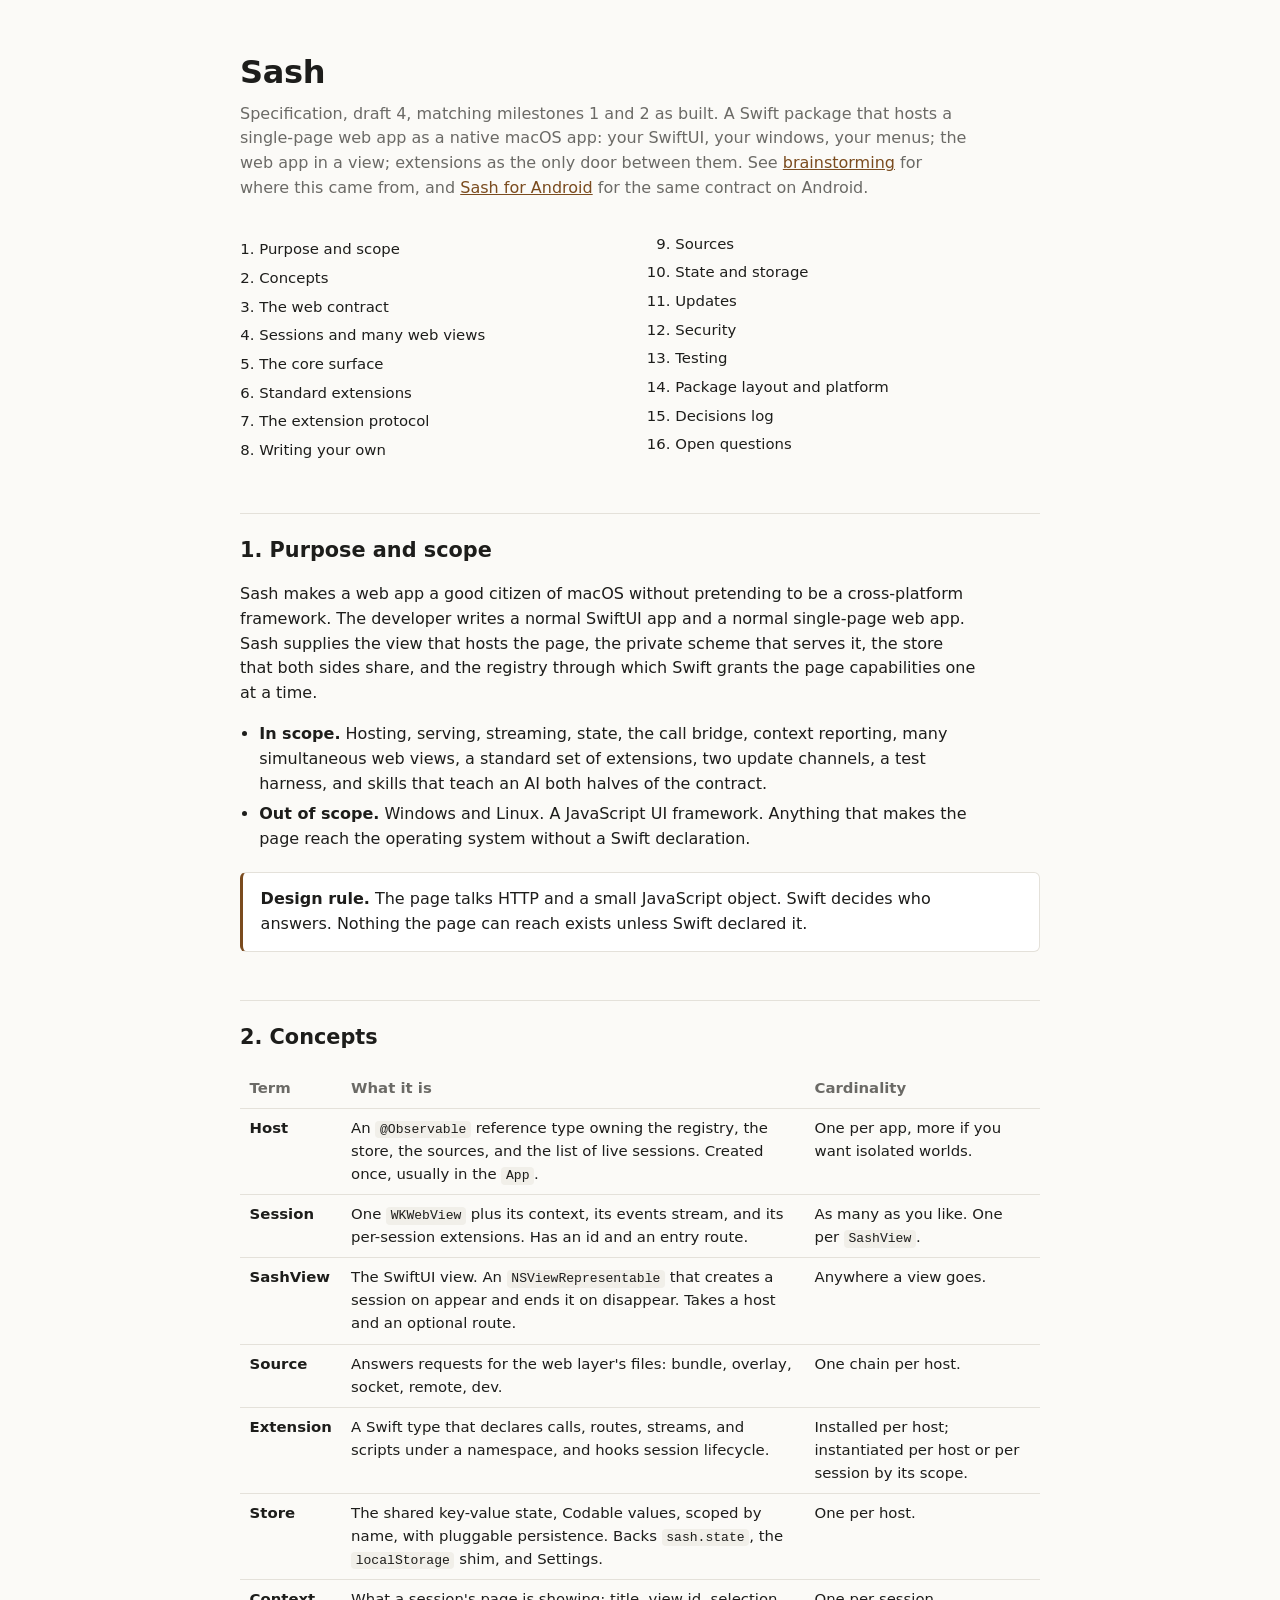
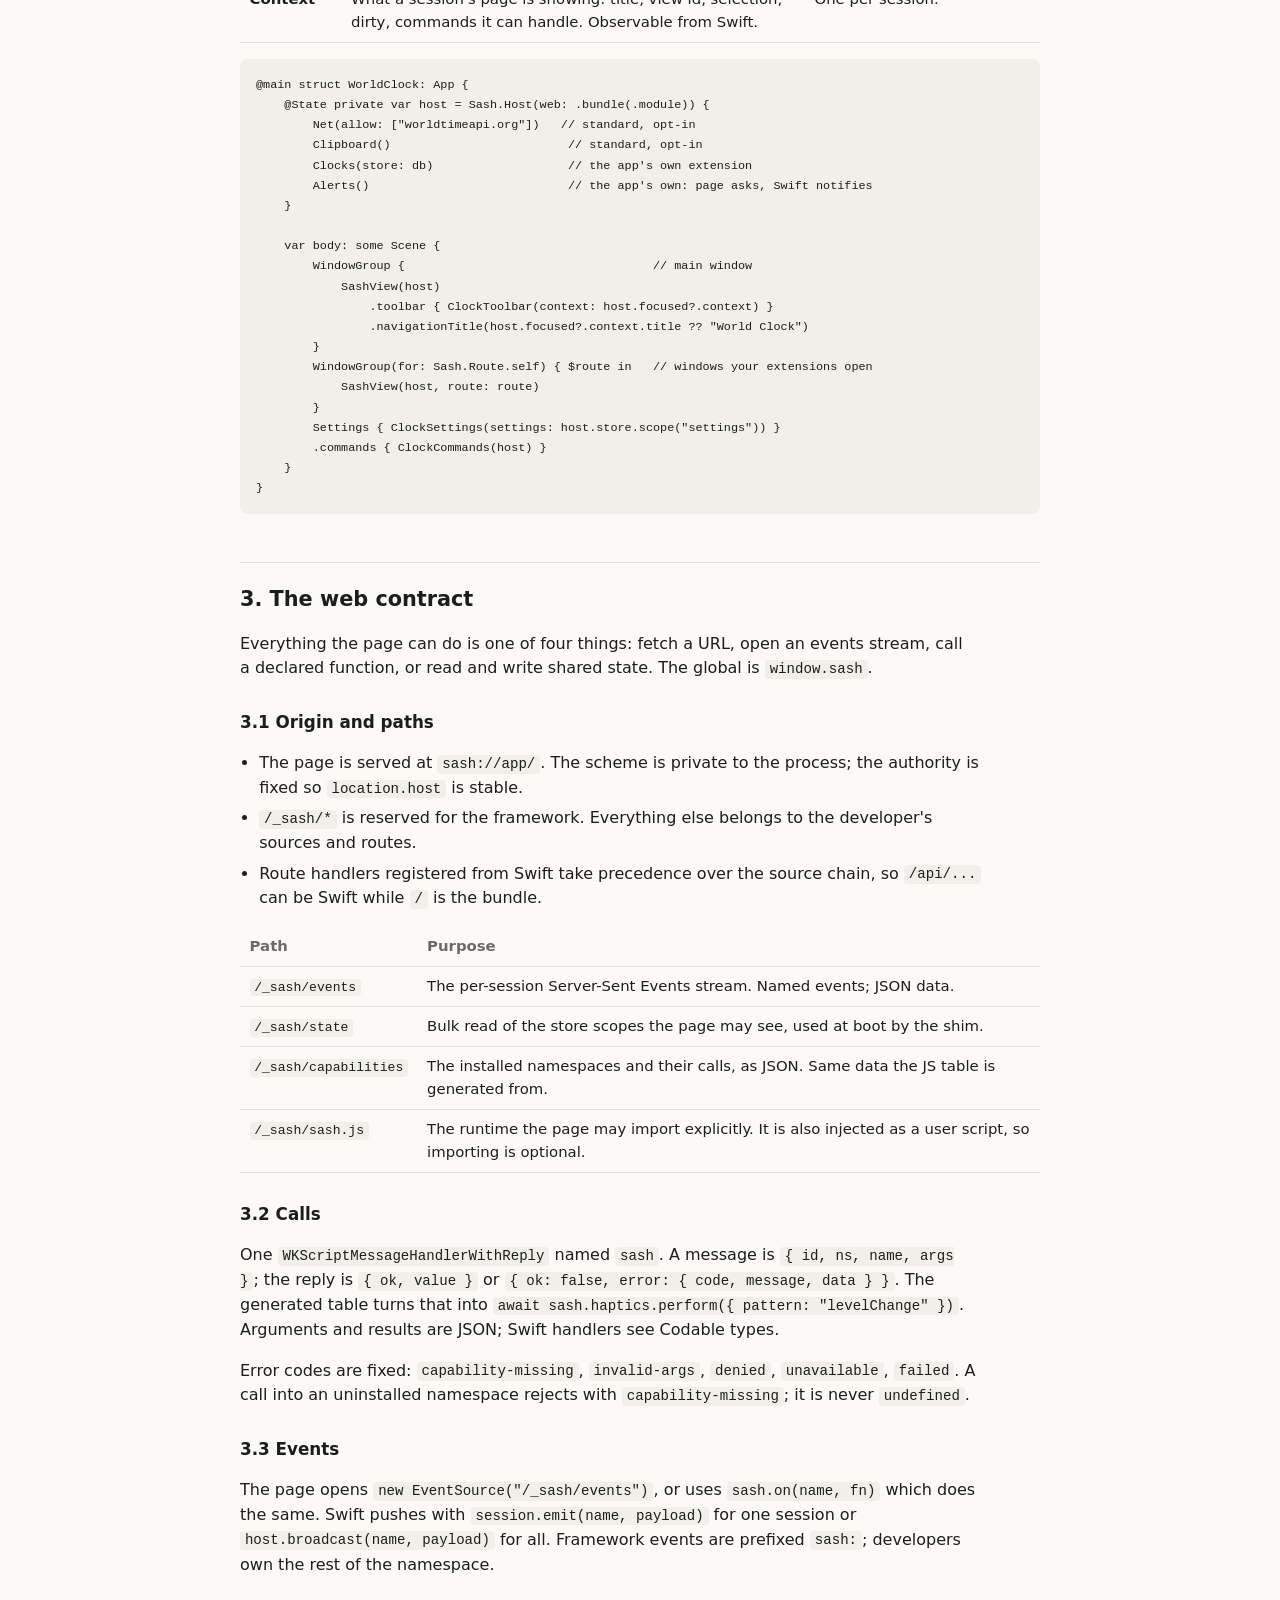
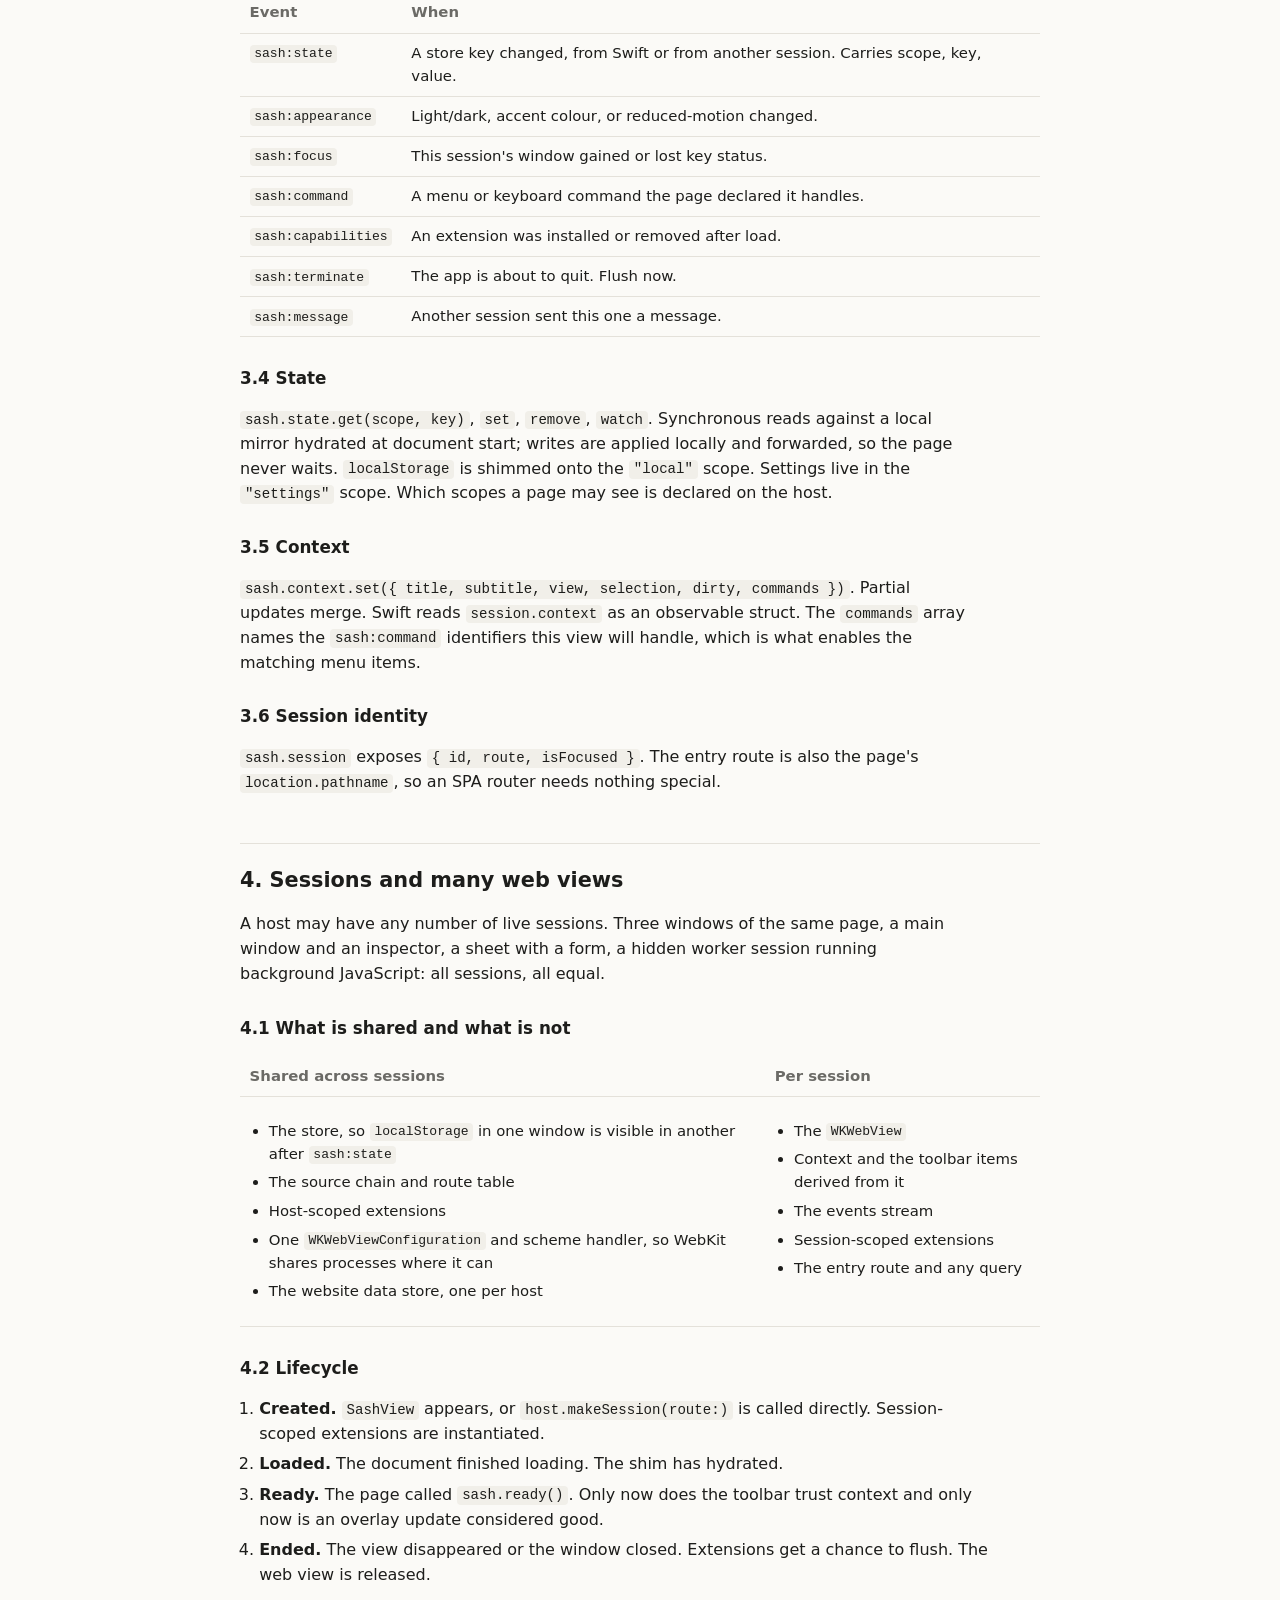
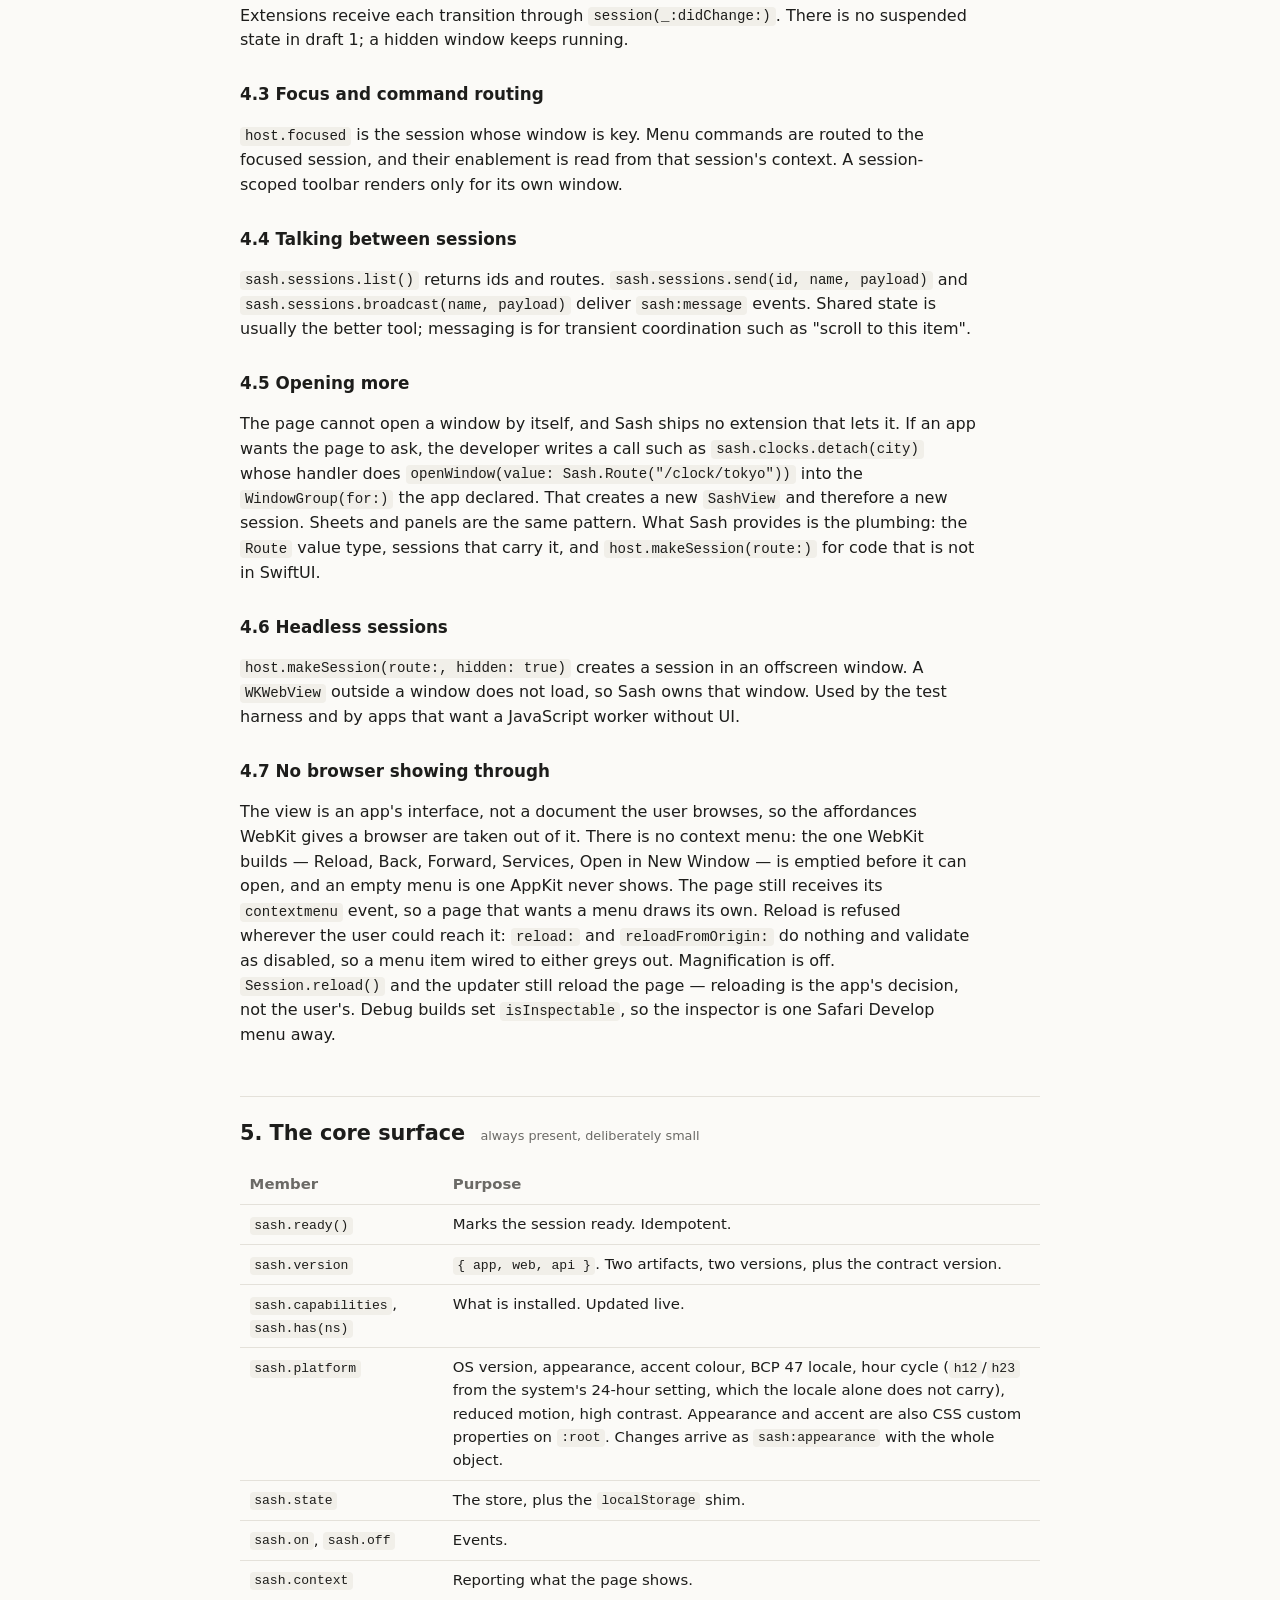
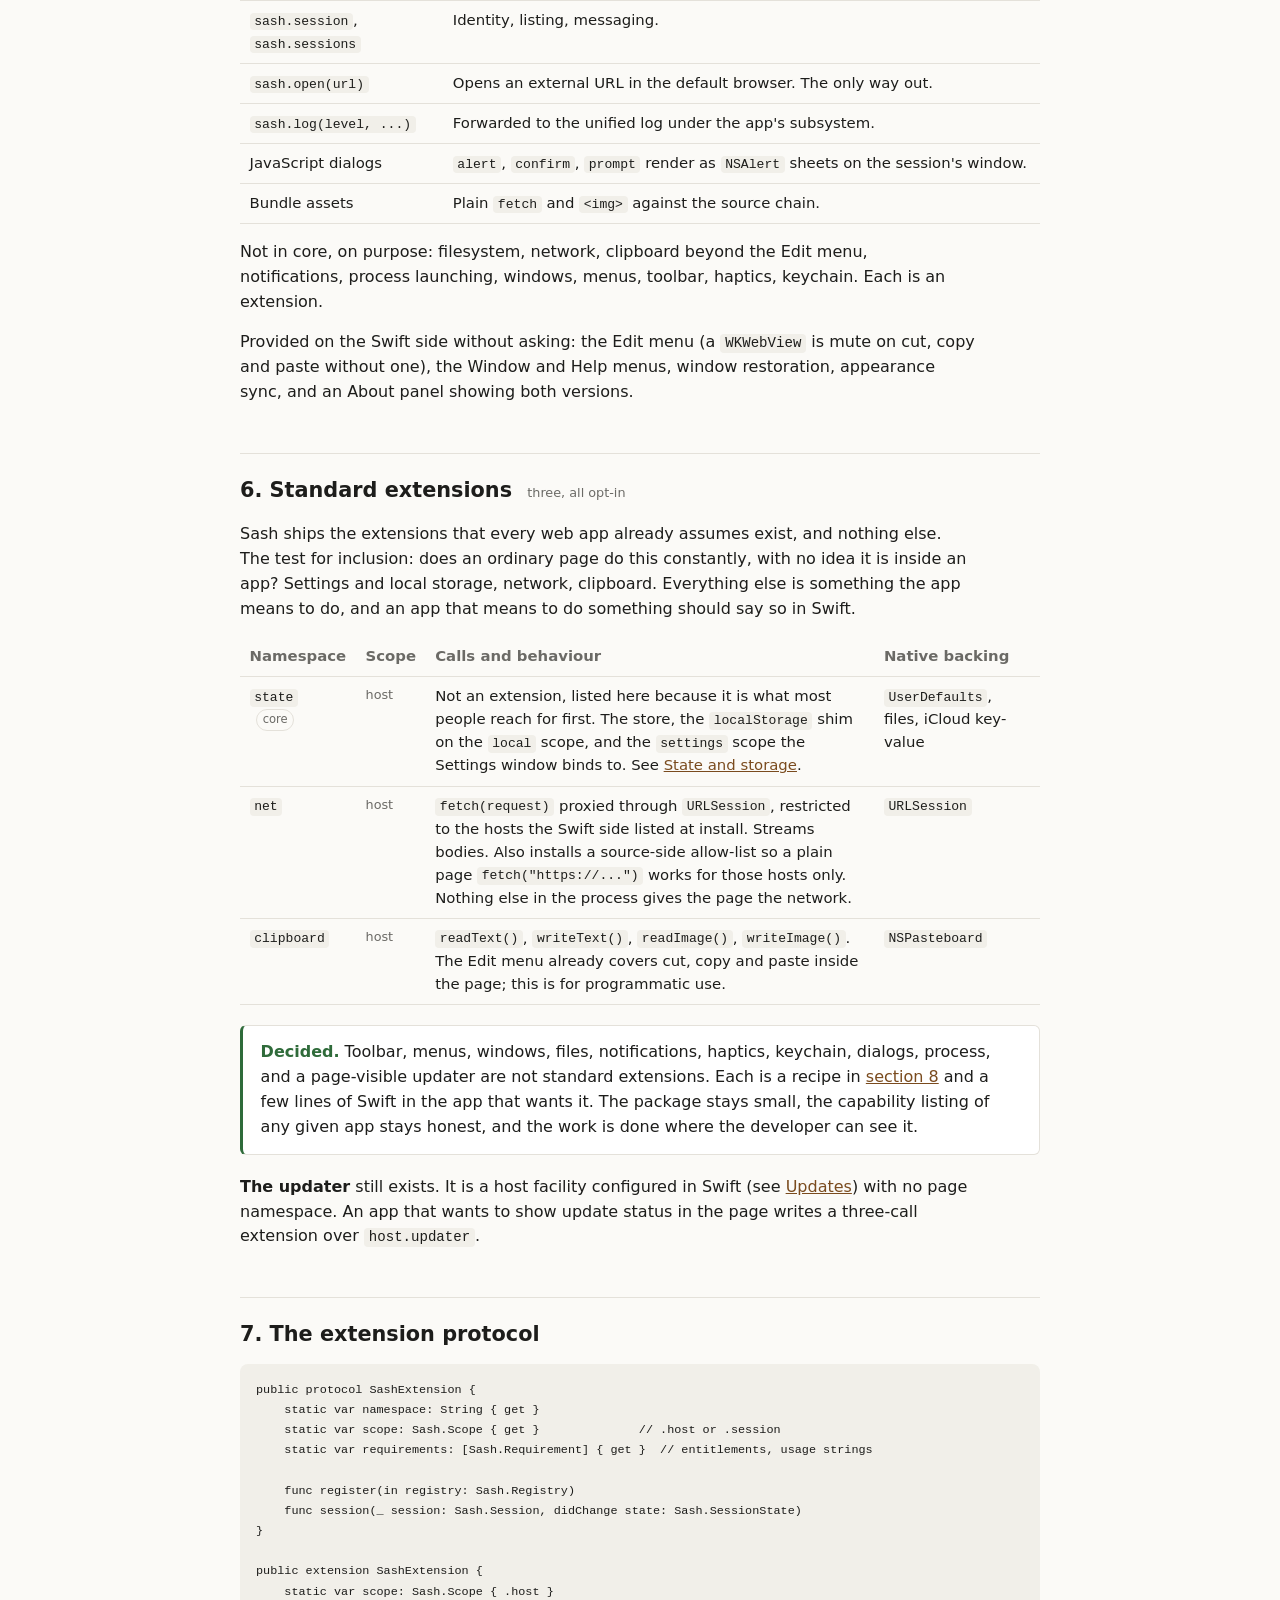
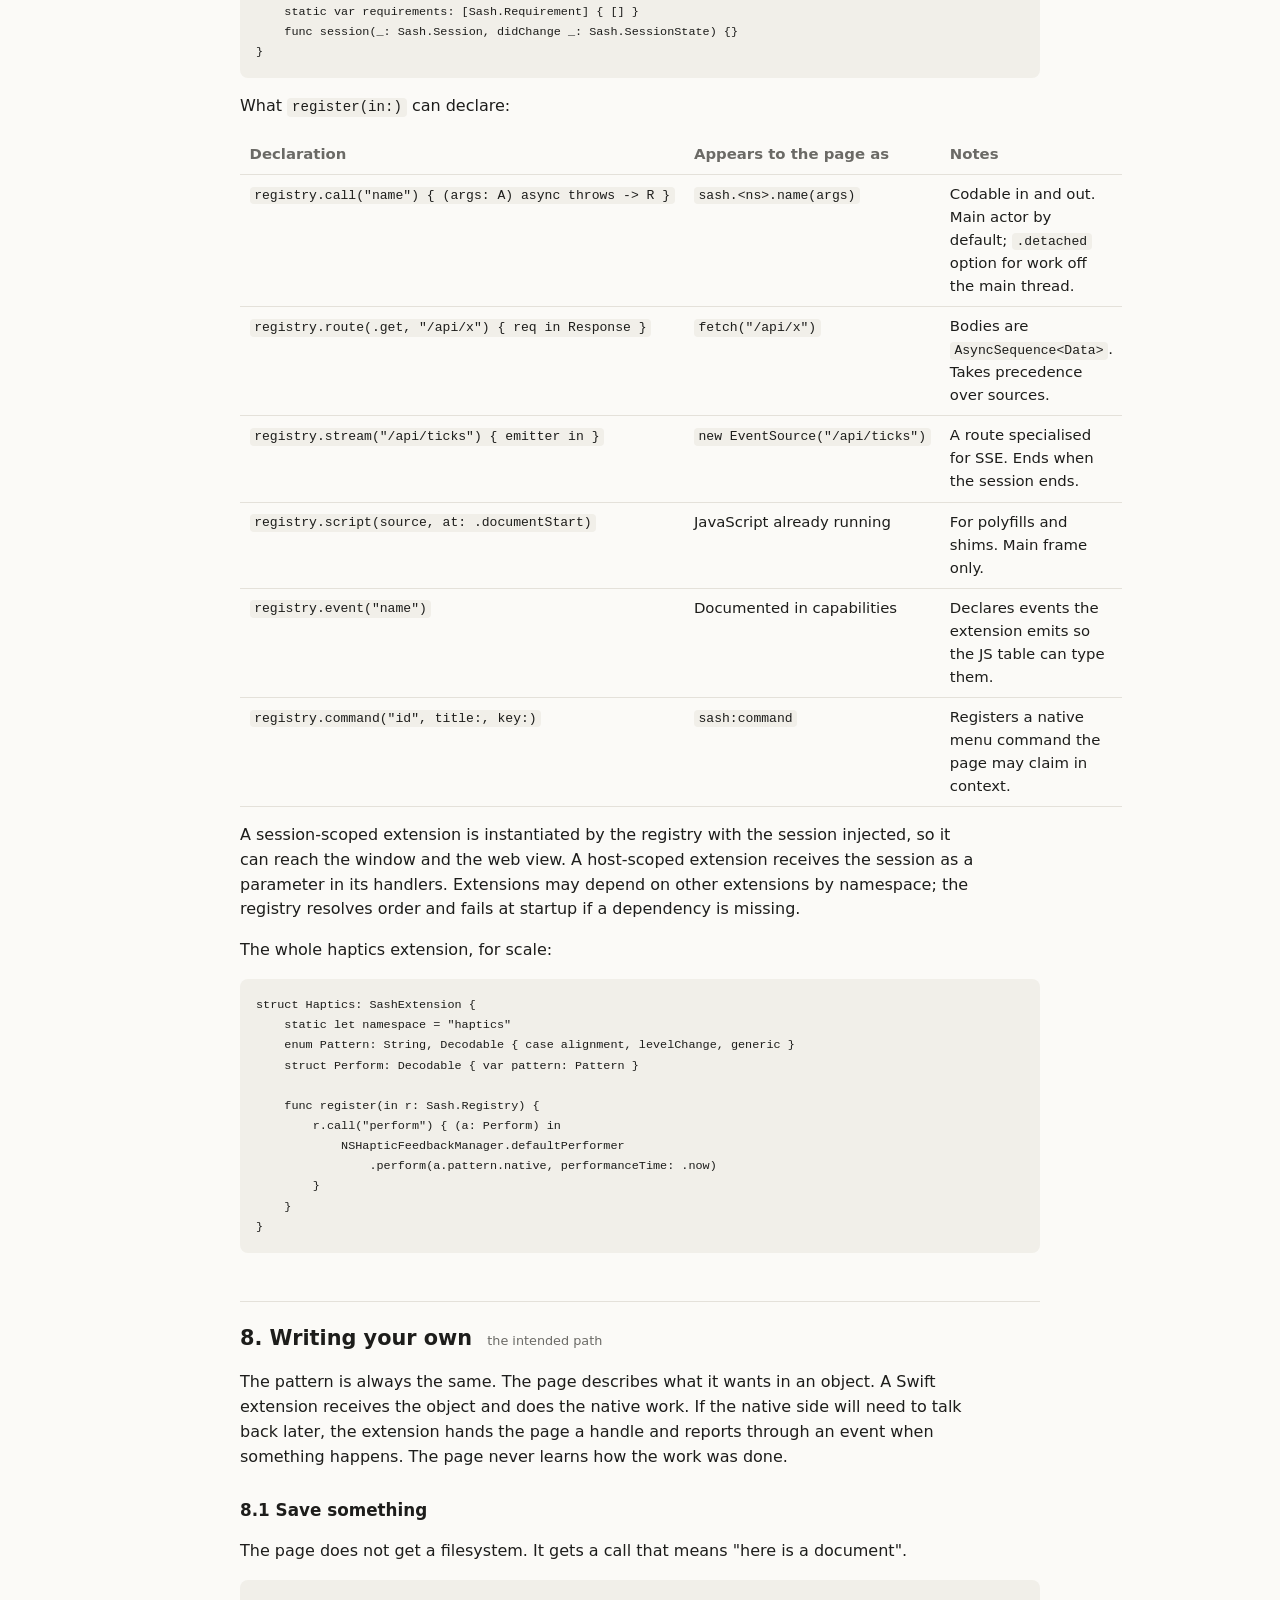
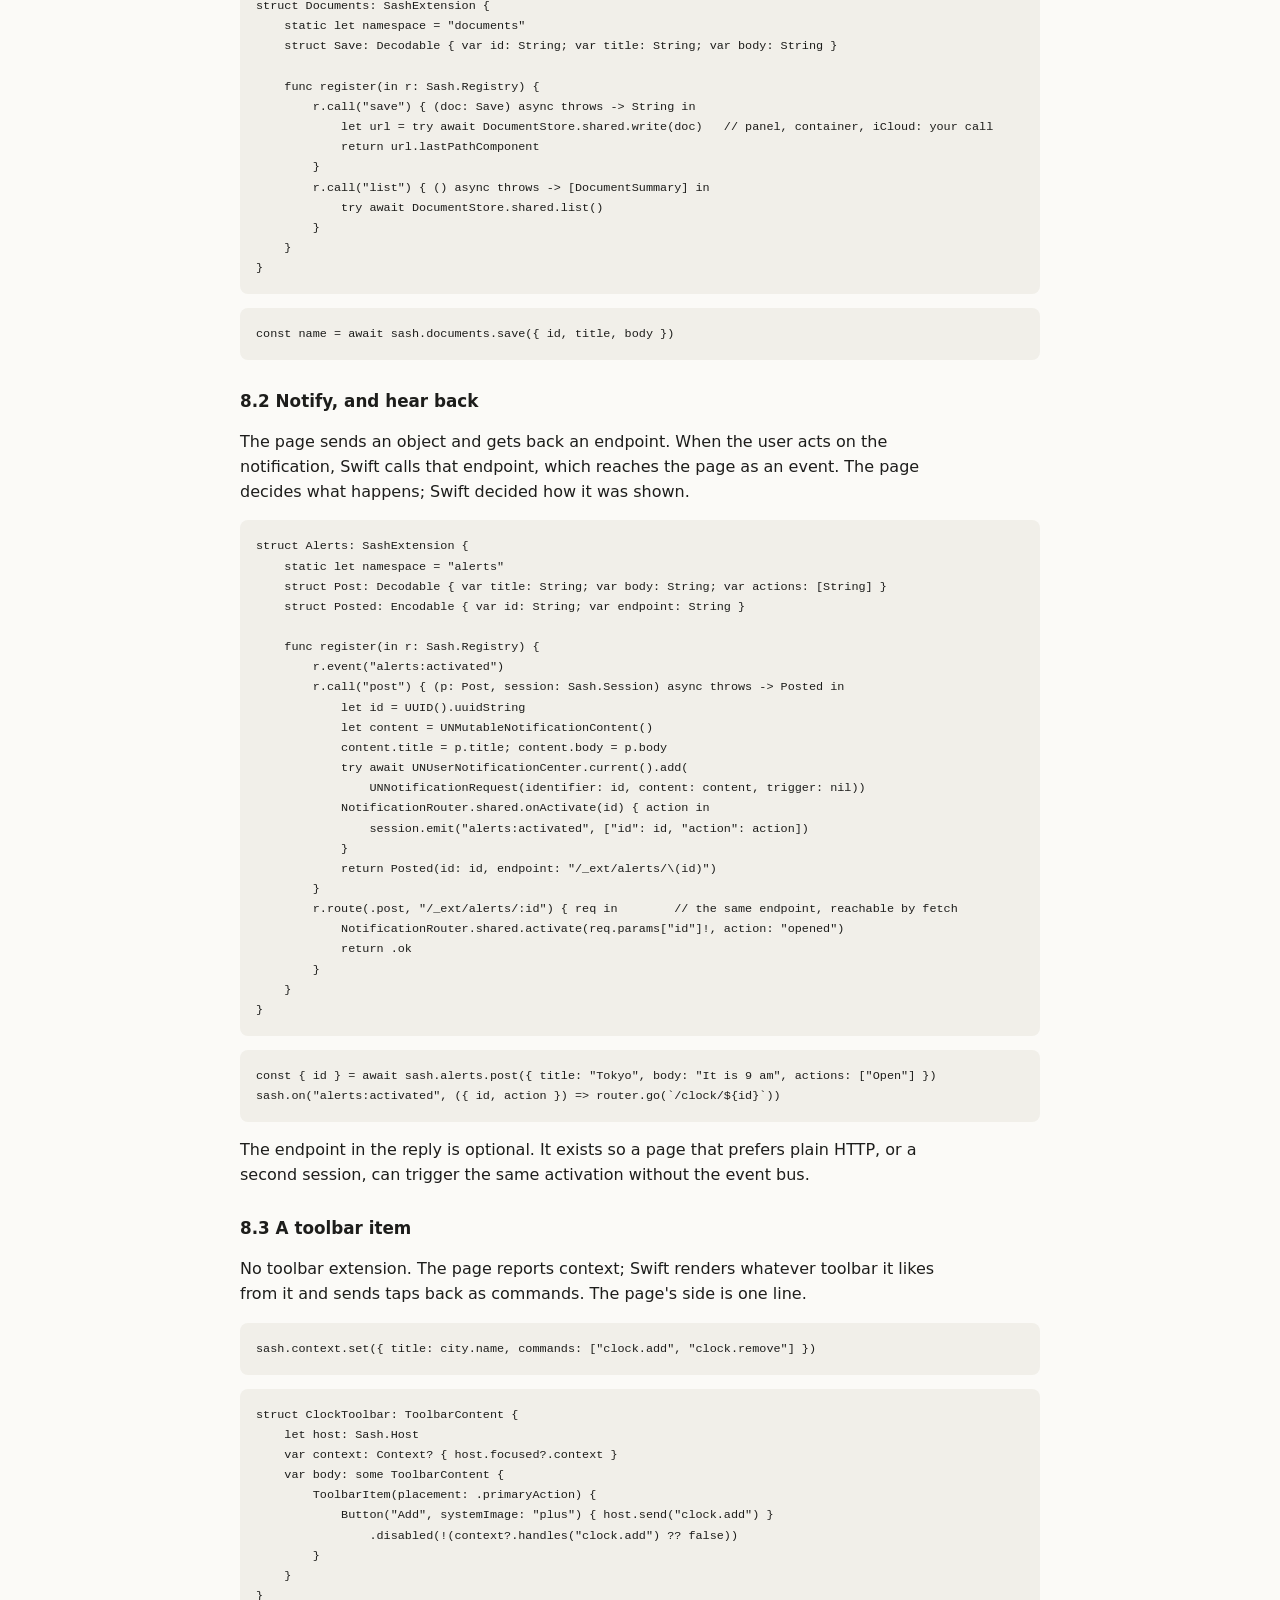
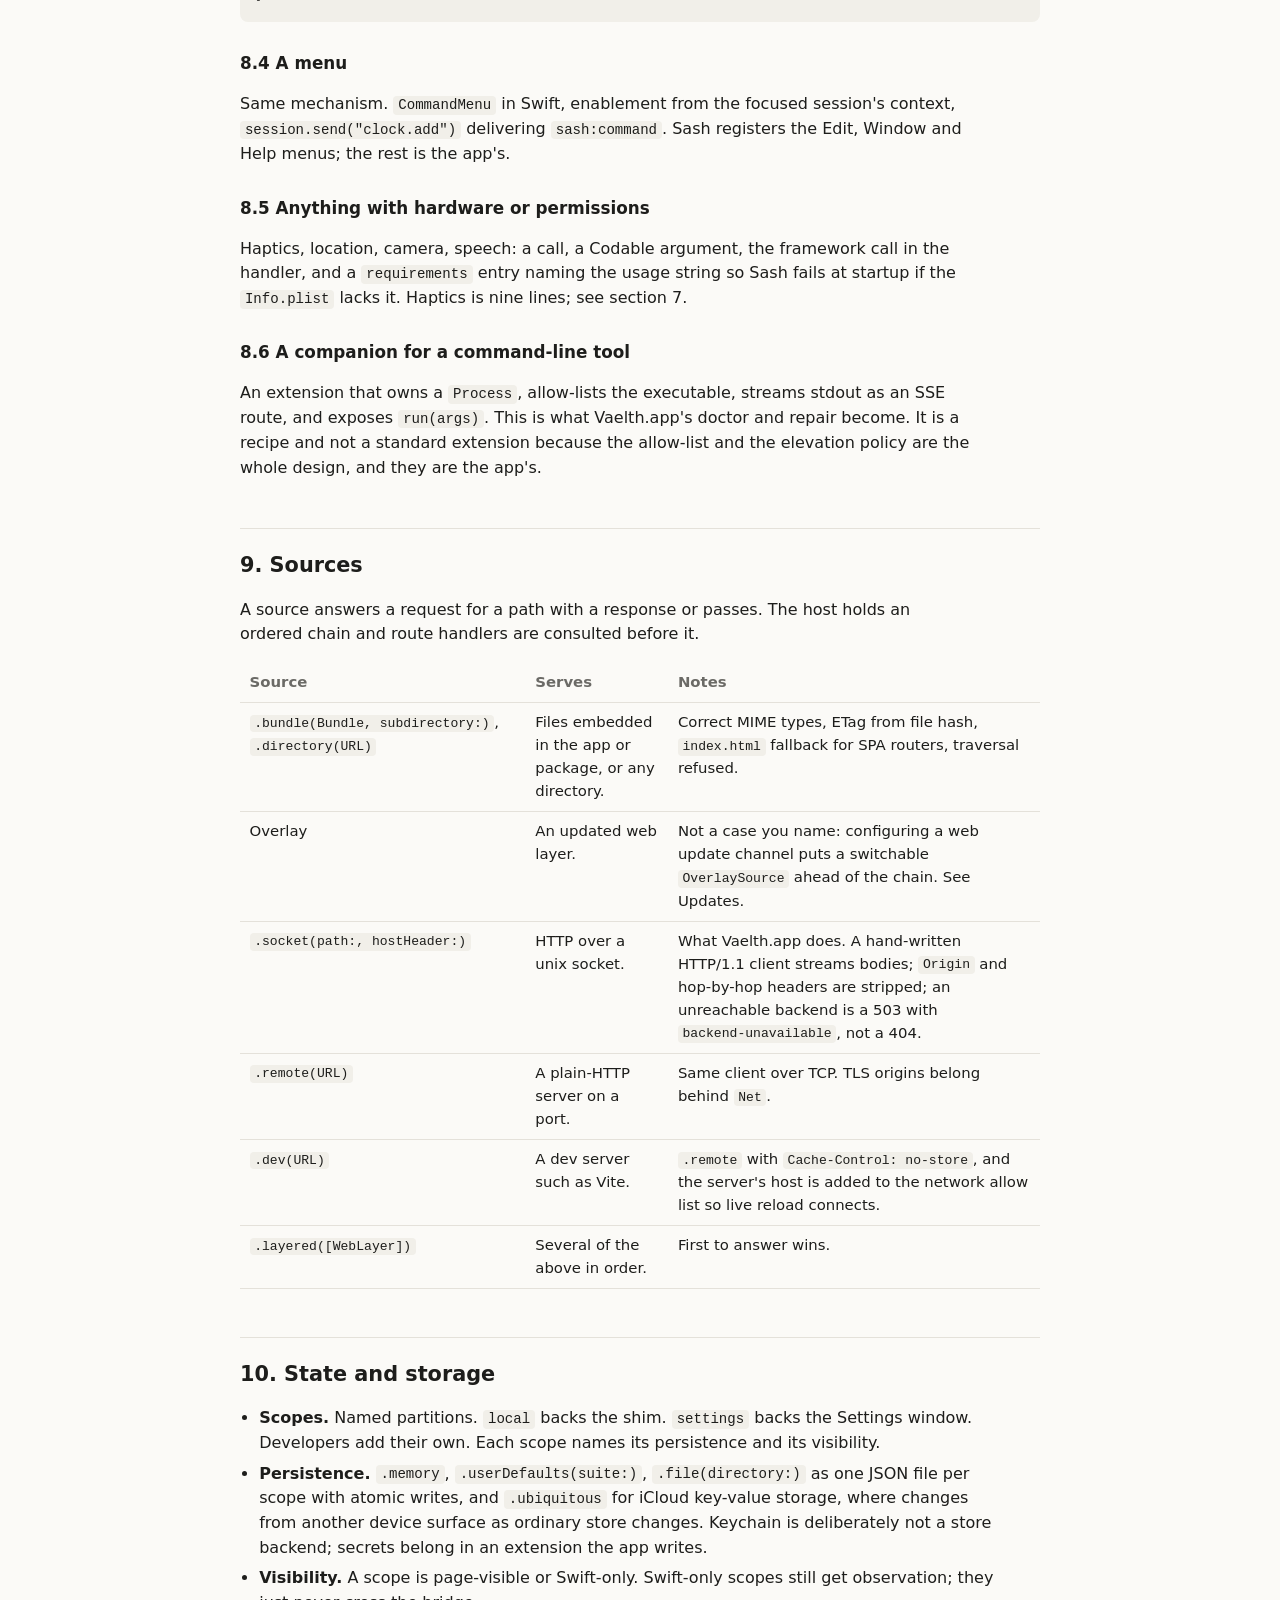
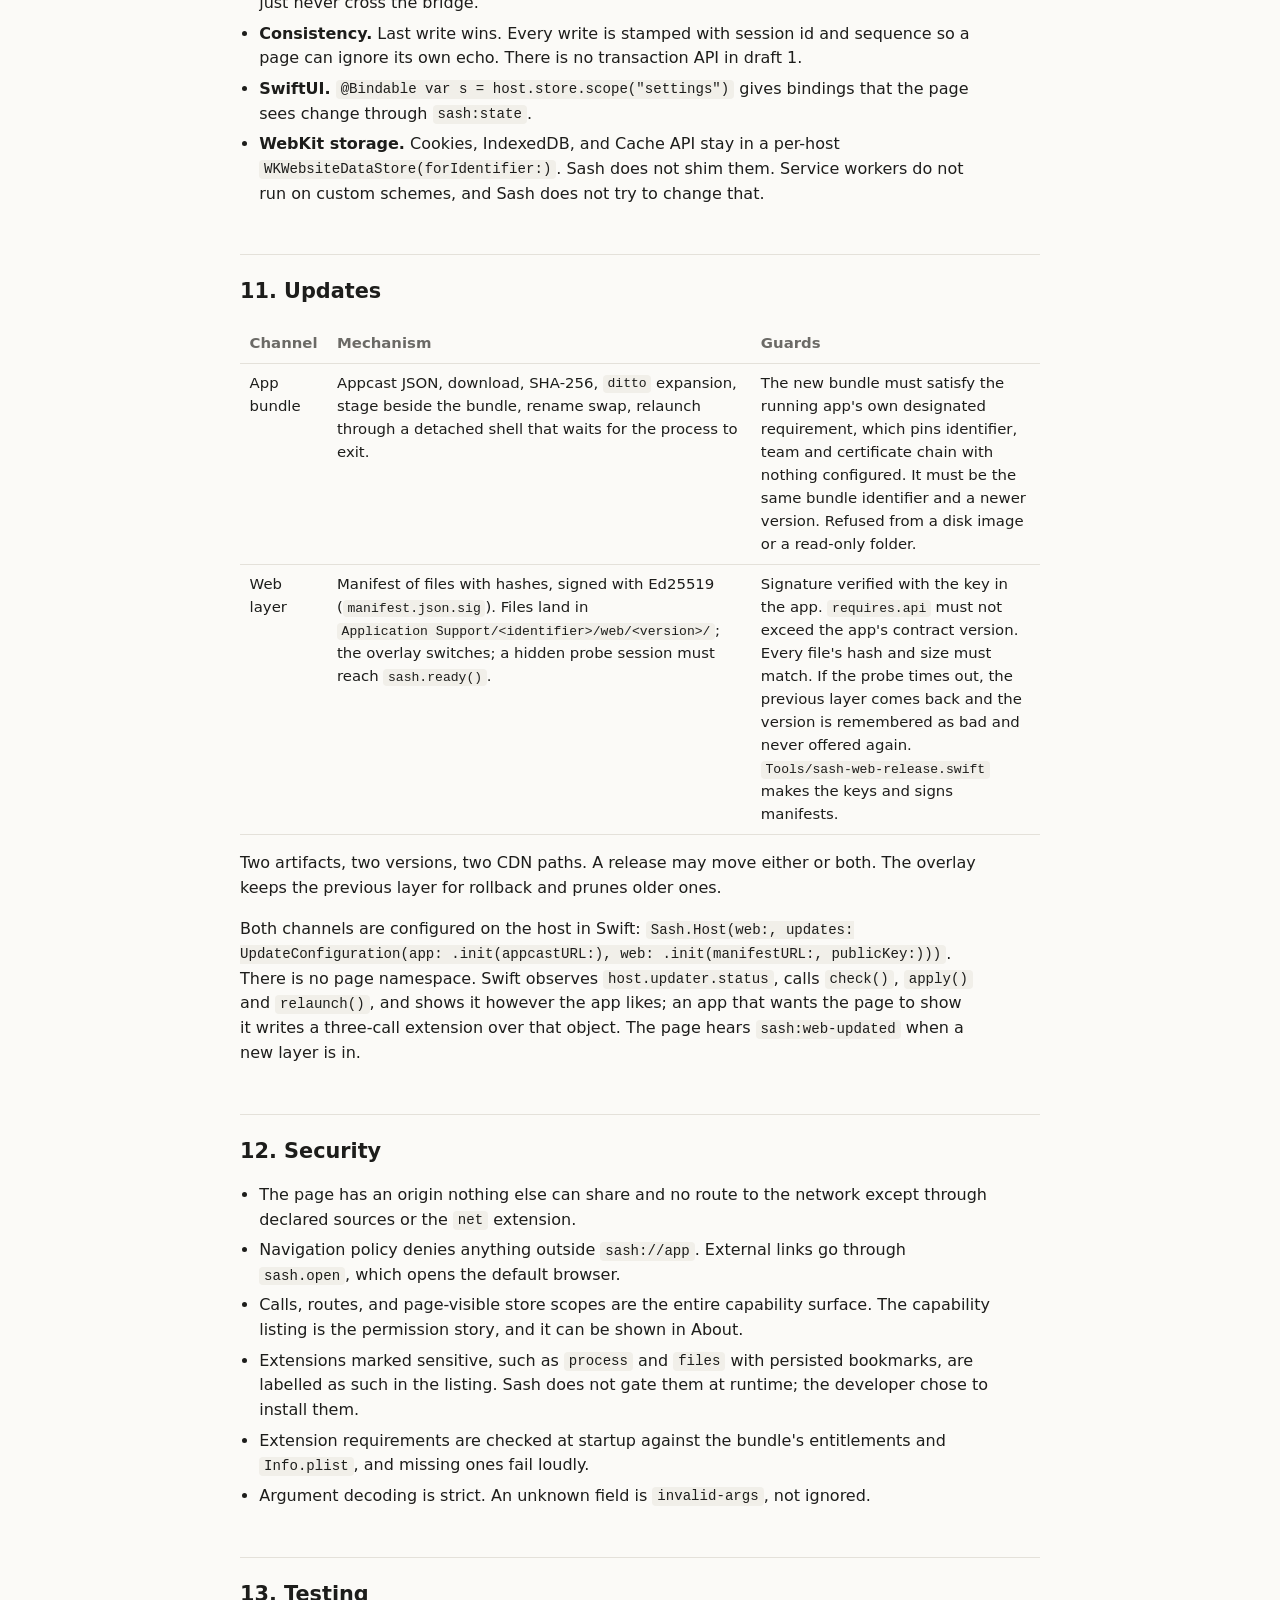
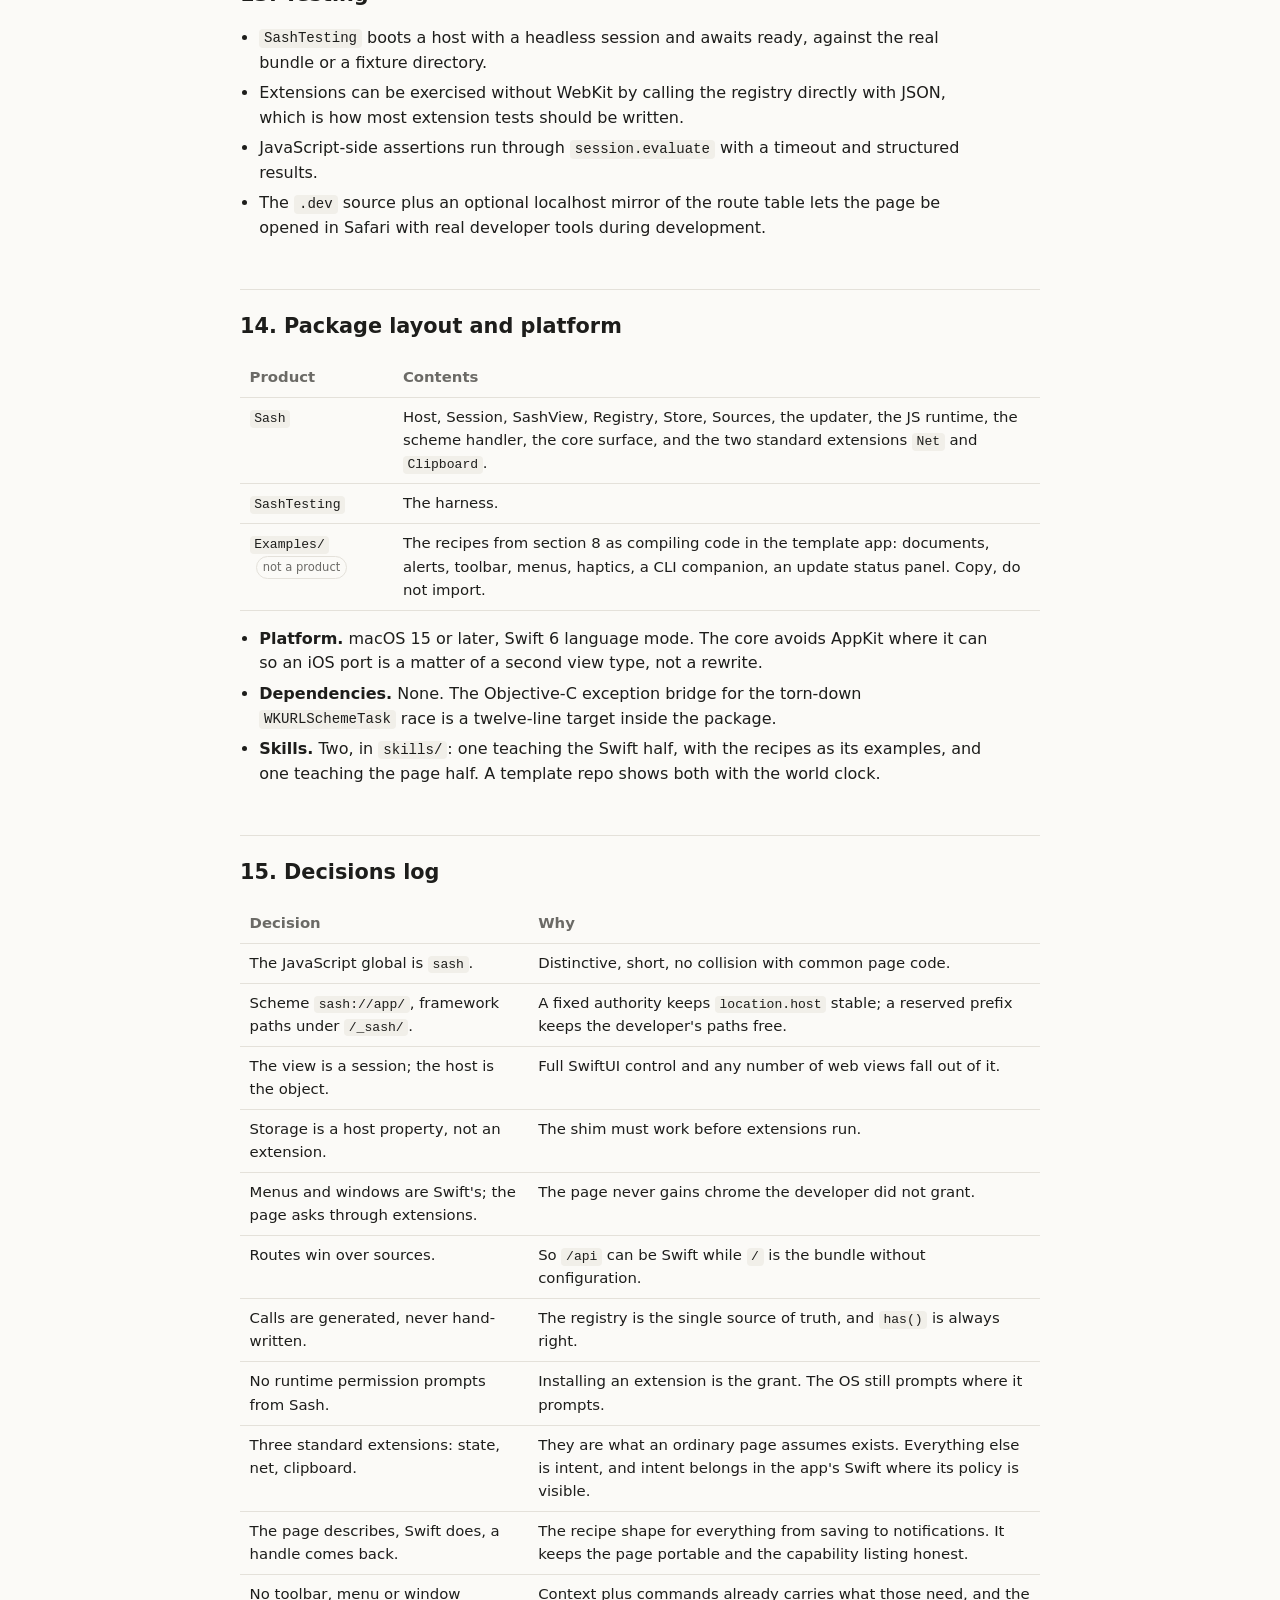
<file: docs/spec.html>
<!doctype html>
<html lang="en">
<head>
<meta charset="utf-8">
<meta name="viewport" content="width=device-width, initial-scale=1">
<title>Sash — specification</title>
<style>
  :root {
    --bg: #fbfaf7; --fg: #1d1d1b; --muted: #6b6a66; --line: #e4e1da;
    --accent: #7a4b1e; --card: #ffffff; --code: #f1efe9; --ok: #2f6b3a; --warn: #8a5a00;
  }
  @media (prefers-color-scheme: dark) {
    :root { --bg: #16161a; --fg: #ebe9e4; --muted: #9c9a94; --line: #2b2b31;
            --accent: #d9a468; --card: #1e1e24; --code: #24242b; --ok: #7fc48d; --warn: #e0b45c; }
  }
  html { color-scheme: light dark; }
  body { margin: 0; background: var(--bg); color: var(--fg);
         font: 16px/1.55 -apple-system, "SF Pro Text", system-ui, sans-serif; }
  main { max-width: 50rem; margin: 0 auto; padding: 3rem 1.25rem 6rem; }
  h1 { font-size: 2rem; margin: 0 0 .25rem; letter-spacing: -.01em; }
  .sub { color: var(--muted); margin: 0 0 2rem; }
  h2 { font-size: 1.3rem; margin: 3rem 0 .75rem; padding-top: 1.25rem; border-top: 1px solid var(--line); }
  h2 small { color: var(--muted); font-weight: 400; font-size: .8rem; margin-left: .5rem; }
  h3 { font-size: 1.05rem; margin: 1.75rem 0 .4rem; }
  p, li { max-width: 46rem; }
  ul, ol { padding-left: 1.2rem; }
  li { margin: .35rem 0; }
  b { font-weight: 600; }
  code { font: .88em/1 "SF Mono", ui-monospace, Menlo, monospace; background: var(--code);
         padding: .1em .35em; border-radius: 4px; }
  pre { background: var(--code); padding: 1rem; border-radius: 8px; overflow-x: auto;
        font: .84rem/1.5 "SF Mono", ui-monospace, Menlo, monospace; }
  pre code { background: none; padding: 0; }
  table { border-collapse: collapse; width: 100%; font-size: .93rem; margin: 1rem 0; }
  th, td { text-align: left; vertical-align: top; padding: .5rem .6rem; border-bottom: 1px solid var(--line); }
  th { color: var(--muted); font-weight: 600; white-space: nowrap; }
  td code { white-space: nowrap; }
  .callout { background: var(--card); border: 1px solid var(--line); border-left: 3px solid var(--accent);
             padding: .9rem 1.1rem; border-radius: 6px; margin: 1.25rem 0; }
  .callout p { margin: 0; }
  .decision { border-left-color: var(--ok); }
  .decision b:first-child { color: var(--ok); }
  nav.toc { columns: 2; column-gap: 2rem; font-size: .93rem; margin-bottom: 1rem; }
  nav.toc a { color: var(--fg); text-decoration: none; }
  nav.toc a:hover { color: var(--accent); }
  nav.toc ol { margin: 0; }
  .scope { font-size: .8rem; color: var(--muted); }
  a { color: var(--accent); }
  .status { display: inline-block; font-size: .72rem; padding: .1em .5em; border-radius: 999px;
            border: 1px solid var(--line); color: var(--muted); vertical-align: middle; margin-left: .4rem; }
</style>
</head>
<body>
<main>
  <h1>Sash</h1>
  <p class="sub">Specification, draft 4, matching milestones 1 and 2 as built. A Swift package that hosts a single-page web app as a native
     macOS app: your SwiftUI, your windows, your menus; the web app in a view; extensions as the only door
     between them. See <a href="brainstorming.html">brainstorming</a> for where this came from, and
     <a href="spec-android.html">Sash for Android</a> for the same contract on Android.</p>

  <nav class="toc"><ol>
    <li><a href="#scope">Purpose and scope</a></li>
    <li><a href="#concepts">Concepts</a></li>
    <li><a href="#contract">The web contract</a></li>
    <li><a href="#sessions">Sessions and many web views</a></li>
    <li><a href="#core">The core surface</a></li>
    <li><a href="#standard">Standard extensions</a></li>
    <li><a href="#protocol">The extension protocol</a></li>
    <li><a href="#recipes">Writing your own</a></li>
    <li><a href="#sources">Sources</a></li>
    <li><a href="#state">State and storage</a></li>
    <li><a href="#updates">Updates</a></li>
    <li><a href="#security">Security</a></li>
    <li><a href="#testing">Testing</a></li>
    <li><a href="#package">Package layout and platform</a></li>
    <li><a href="#decisions">Decisions log</a></li>
    <li><a href="#open">Open questions</a></li>
  </ol></nav>

  <!-- ============================================================ -->
  <h2 id="scope">1. Purpose and scope</h2>
  <p>Sash makes a web app a good citizen of macOS without pretending to be a cross-platform framework.
     The developer writes a normal SwiftUI app and a normal single-page web app. Sash supplies the view
     that hosts the page, the private scheme that serves it, the store that both sides share, and the
     registry through which Swift grants the page capabilities one at a time.</p>
  <ul>
    <li><b>In scope.</b> Hosting, serving, streaming, state, the call bridge, context reporting, many
        simultaneous web views, a standard set of extensions, two update channels, a test harness, and
        skills that teach an AI both halves of the contract.</li>
    <li><b>Out of scope.</b> Windows and Linux. A JavaScript UI framework. Anything that makes the page
        reach the operating system without a Swift declaration.</li>
  </ul>
  <div class="callout"><p><b>Design rule.</b> The page talks HTTP and a small JavaScript object. Swift
     decides who answers. Nothing the page can reach exists unless Swift declared it.</p></div>

  <!-- ============================================================ -->
  <h2 id="concepts">2. Concepts</h2>
  <table>
    <tr><th>Term</th><th>What it is</th><th>Cardinality</th></tr>
    <tr><td><b>Host</b></td>
        <td>An <code>@Observable</code> reference type owning the registry, the store, the sources, and
            the list of live sessions. Created once, usually in the <code>App</code>.</td>
        <td>One per app, more if you want isolated worlds.</td></tr>
    <tr><td><b>Session</b></td>
        <td>One <code>WKWebView</code> plus its context, its events stream, and its per-session
            extensions. Has an id and an entry route.</td>
        <td>As many as you like. One per <code>SashView</code>.</td></tr>
    <tr><td><b>SashView</b></td>
        <td>The SwiftUI view. An <code>NSViewRepresentable</code> that creates a session on appear and
            ends it on disappear. Takes a host and an optional route.</td>
        <td>Anywhere a view goes.</td></tr>
    <tr><td><b>Source</b></td>
        <td>Answers requests for the web layer's files: bundle, overlay, socket, remote, dev.</td>
        <td>One chain per host.</td></tr>
    <tr><td><b>Extension</b></td>
        <td>A Swift type that declares calls, routes, streams, and scripts under a namespace, and hooks
            session lifecycle.</td>
        <td>Installed per host; instantiated per host or per session by its scope.</td></tr>
    <tr><td><b>Store</b></td>
        <td>The shared key-value state, Codable values, scoped by name, with pluggable persistence. Backs
            <code>sash.state</code>, the <code>localStorage</code> shim, and Settings.</td>
        <td>One per host.</td></tr>
    <tr><td><b>Context</b></td>
        <td>What a session's page is showing: title, view id, selection, dirty, commands it can handle.
            Observable from Swift.</td>
        <td>One per session.</td></tr>
  </table>

  <pre><code>@main struct WorldClock: App {
    @State private var host = Sash.Host(web: .bundle(.module)) {
        Net(allow: ["worldtimeapi.org"])   // standard, opt-in
        Clipboard()                         // standard, opt-in
        Clocks(store: db)                   // the app's own extension
        Alerts()                            // the app's own: page asks, Swift notifies
    }

    var body: some Scene {
        WindowGroup {                                   // main window
            SashView(host)
                .toolbar { ClockToolbar(context: host.focused?.context) }
                .navigationTitle(host.focused?.context.title ?? "World Clock")
        }
        WindowGroup(for: Sash.Route.self) { $route in   // windows your extensions open
            SashView(host, route: route)
        }
        Settings { ClockSettings(settings: host.store.scope("settings")) }
        .commands { ClockCommands(host) }
    }
}</code></pre>

  <!-- ============================================================ -->
  <h2 id="contract">3. The web contract</h2>
  <p>Everything the page can do is one of four things: fetch a URL, open an events stream, call a
     declared function, or read and write shared state. The global is <code>window.sash</code>.</p>

  <h3>3.1 Origin and paths</h3>
  <ul>
    <li>The page is served at <code>sash://app/</code>. The scheme is private to the process; the
        authority is fixed so <code>location.host</code> is stable.</li>
    <li><code>/_sash/*</code> is reserved for the framework. Everything else belongs to the developer's
        sources and routes.</li>
    <li>Route handlers registered from Swift take precedence over the source chain, so
        <code>/api/...</code> can be Swift while <code>/</code> is the bundle.</li>
  </ul>
  <table>
    <tr><th>Path</th><th>Purpose</th></tr>
    <tr><td><code>/_sash/events</code></td><td>The per-session Server-Sent Events stream. Named events; JSON data.</td></tr>
    <tr><td><code>/_sash/state</code></td><td>Bulk read of the store scopes the page may see, used at boot by the shim.</td></tr>
    <tr><td><code>/_sash/capabilities</code></td><td>The installed namespaces and their calls, as JSON. Same data the JS table is generated from.</td></tr>
    <tr><td><code>/_sash/sash.js</code></td><td>The runtime the page may import explicitly. It is also injected as a user script, so importing is optional.</td></tr>
  </table>

  <h3>3.2 Calls</h3>
  <p>One <code>WKScriptMessageHandlerWithReply</code> named <code>sash</code>. A message is
     <code>{ id, ns, name, args }</code>; the reply is <code>{ ok, value }</code> or
     <code>{ ok: false, error: { code, message, data } }</code>. The generated table turns that into
     <code>await sash.haptics.perform({ pattern: "levelChange" })</code>. Arguments and results are
     JSON; Swift handlers see Codable types.</p>
  <p>Error codes are fixed: <code>capability-missing</code>, <code>invalid-args</code>,
     <code>denied</code>, <code>unavailable</code>, <code>failed</code>. A call into an uninstalled
     namespace rejects with <code>capability-missing</code>; it is never <code>undefined</code>.</p>

  <h3>3.3 Events</h3>
  <p>The page opens <code>new EventSource("/_sash/events")</code>, or uses <code>sash.on(name, fn)</code>
     which does the same. Swift pushes with <code>session.emit(name, payload)</code> for one session or
     <code>host.broadcast(name, payload)</code> for all. Framework events are prefixed
     <code>sash:</code>; developers own the rest of the namespace.</p>
  <table>
    <tr><th>Event</th><th>When</th></tr>
    <tr><td><code>sash:state</code></td><td>A store key changed, from Swift or from another session. Carries scope, key, value.</td></tr>
    <tr><td><code>sash:appearance</code></td><td>Light/dark, accent colour, or reduced-motion changed.</td></tr>
    <tr><td><code>sash:focus</code></td><td>This session's window gained or lost key status.</td></tr>
    <tr><td><code>sash:command</code></td><td>A menu or keyboard command the page declared it handles.</td></tr>
    <tr><td><code>sash:capabilities</code></td><td>An extension was installed or removed after load.</td></tr>
    <tr><td><code>sash:terminate</code></td><td>The app is about to quit. Flush now.</td></tr>
    <tr><td><code>sash:message</code></td><td>Another session sent this one a message.</td></tr>
  </table>

  <h3>3.4 State</h3>
  <p><code>sash.state.get(scope, key)</code>, <code>set</code>, <code>remove</code>, <code>watch</code>.
     Synchronous reads against a local mirror hydrated at document start; writes are applied locally and
     forwarded, so the page never waits. <code>localStorage</code> is shimmed onto the
     <code>"local"</code> scope. Settings live in the <code>"settings"</code> scope. Which scopes a page
     may see is declared on the host.</p>

  <h3>3.5 Context</h3>
  <p><code>sash.context.set({ title, subtitle, view, selection, dirty, commands })</code>. Partial
     updates merge. Swift reads <code>session.context</code> as an observable struct. The
     <code>commands</code> array names the <code>sash:command</code> identifiers this view will handle,
     which is what enables the matching menu items.</p>

  <h3>3.6 Session identity</h3>
  <p><code>sash.session</code> exposes <code>{ id, route, isFocused }</code>. The entry route is also
     the page's <code>location.pathname</code>, so an SPA router needs nothing special.</p>

  <!-- ============================================================ -->
  <h2 id="sessions">4. Sessions and many web views</h2>
  <p>A host may have any number of live sessions. Three windows of the same page, a main window and an
     inspector, a sheet with a form, a hidden worker session running background JavaScript: all
     sessions, all equal.</p>

  <h3>4.1 What is shared and what is not</h3>
  <table>
    <tr><th>Shared across sessions</th><th>Per session</th></tr>
    <tr><td>
      <ul>
        <li>The store, so <code>localStorage</code> in one window is visible in another after
            <code>sash:state</code></li>
        <li>The source chain and route table</li>
        <li>Host-scoped extensions</li>
        <li>One <code>WKWebViewConfiguration</code> and scheme handler, so WebKit shares processes
            where it can</li>
        <li>The website data store, one per host</li>
      </ul></td>
      <td>
      <ul>
        <li>The <code>WKWebView</code></li>
        <li>Context and the toolbar items derived from it</li>
        <li>The events stream</li>
        <li>Session-scoped extensions</li>
        <li>The entry route and any query</li>
      </ul></td></tr>
  </table>

  <h3>4.2 Lifecycle</h3>
  <ol>
    <li><b>Created.</b> <code>SashView</code> appears, or <code>host.makeSession(route:)</code> is called
        directly. Session-scoped extensions are instantiated.</li>
    <li><b>Loaded.</b> The document finished loading. The shim has hydrated.</li>
    <li><b>Ready.</b> The page called <code>sash.ready()</code>. Only now does the toolbar trust context
        and only now is an overlay update considered good.</li>
    <li><b>Ended.</b> The view disappeared or the window closed. Extensions get a chance to flush. The web
        view is released.</li>
  </ol>
  <p>Extensions receive each transition through <code>session(_:didChange:)</code>. There is no
     suspended state in draft 1; a hidden window keeps running.</p>

  <h3>4.3 Focus and command routing</h3>
  <p><code>host.focused</code> is the session whose window is key. Menu commands are routed to the
     focused session, and their enablement is read from that session's context. A session-scoped
     toolbar renders only for its own window.</p>

  <h3>4.4 Talking between sessions</h3>
  <p><code>sash.sessions.list()</code> returns ids and routes. <code>sash.sessions.send(id, name,
     payload)</code> and <code>sash.sessions.broadcast(name, payload)</code> deliver
     <code>sash:message</code> events. Shared state is usually the better tool; messaging is for
     transient coordination such as "scroll to this item".</p>

  <h3>4.5 Opening more</h3>
  <p>The page cannot open a window by itself, and Sash ships no extension that lets it. If an app wants
     the page to ask, the developer writes a call such as <code>sash.clocks.detach(city)</code> whose
     handler does <code>openWindow(value: Sash.Route("/clock/tokyo"))</code> into the
     <code>WindowGroup(for:)</code> the app declared. That creates a new <code>SashView</code> and
     therefore a new session. Sheets and panels are the same pattern. What Sash provides is the plumbing:
     the <code>Route</code> value type, sessions that carry it, and <code>host.makeSession(route:)</code>
     for code that is not in SwiftUI.</p>

  <h3>4.6 Headless sessions</h3>
  <p><code>host.makeSession(route:, hidden: true)</code> creates a session in an offscreen window. A
     <code>WKWebView</code> outside a window does not load, so Sash owns that window. Used by the test
     harness and by apps that want a JavaScript worker without UI.</p>

  <h3>4.7 No browser showing through</h3>
  <p>The view is an app's interface, not a document the user browses, so the affordances WebKit gives a
     browser are taken out of it. There is no context menu: the one WebKit builds — Reload, Back,
     Forward, Services, Open in New Window — is emptied before it can open, and an empty menu is one
     AppKit never shows. The page still receives its <code>contextmenu</code> event, so a page that wants
     a menu draws its own. Reload is refused wherever the user could reach it: <code>reload:</code> and
     <code>reloadFromOrigin:</code> do nothing and validate as disabled, so a menu item wired to either
     greys out. Magnification is off. <code>Session.reload()</code> and the updater still reload the
     page — reloading is the app's decision, not the user's. Debug builds set <code>isInspectable</code>,
     so the inspector is one Safari Develop menu away.</p>

  <!-- ============================================================ -->
  <h2 id="core">5. The core surface <small>always present, deliberately small</small></h2>
  <table>
    <tr><th>Member</th><th>Purpose</th></tr>
    <tr><td><code>sash.ready()</code></td><td>Marks the session ready. Idempotent.</td></tr>
    <tr><td><code>sash.version</code></td><td><code>{ app, web, api }</code>. Two artifacts, two versions, plus the contract version.</td></tr>
    <tr><td><code>sash.capabilities</code>, <code>sash.has(ns)</code></td><td>What is installed. Updated live.</td></tr>
    <tr><td><code>sash.platform</code></td><td>OS version, appearance, accent colour, BCP 47 locale, hour cycle (<code>h12</code>/<code>h23</code> from the system's 24-hour setting, which the locale alone does not carry), reduced motion, high contrast. Appearance and accent are also CSS custom properties on <code>:root</code>. Changes arrive as <code>sash:appearance</code> with the whole object.</td></tr>
    <tr><td><code>sash.state</code></td><td>The store, plus the <code>localStorage</code> shim.</td></tr>
    <tr><td><code>sash.on</code>, <code>sash.off</code></td><td>Events.</td></tr>
    <tr><td><code>sash.context</code></td><td>Reporting what the page shows.</td></tr>
    <tr><td><code>sash.session</code>, <code>sash.sessions</code></td><td>Identity, listing, messaging.</td></tr>
    <tr><td><code>sash.open(url)</code></td><td>Opens an external URL in the default browser. The only way out.</td></tr>
    <tr><td><code>sash.log(level, ...)</code></td><td>Forwarded to the unified log under the app's subsystem.</td></tr>
    <tr><td>JavaScript dialogs</td><td><code>alert</code>, <code>confirm</code>, <code>prompt</code> render as <code>NSAlert</code> sheets on the session's window.</td></tr>
    <tr><td>Bundle assets</td><td>Plain <code>fetch</code> and <code>&lt;img&gt;</code> against the source chain.</td></tr>
  </table>
  <p>Not in core, on purpose: filesystem, network, clipboard beyond the Edit menu, notifications,
     process launching, windows, menus, toolbar, haptics, keychain. Each is an extension.</p>
  <p>Provided on the Swift side without asking: the Edit menu (a <code>WKWebView</code> is mute on cut,
     copy and paste without one), the Window and Help menus, window restoration, appearance sync, and an
     About panel showing both versions.</p>

  <!-- ============================================================ -->
  <h2 id="standard">6. Standard extensions <small>three, all opt-in</small></h2>
  <p>Sash ships the extensions that every web app already assumes exist, and nothing else. The test for
     inclusion: does an ordinary page do this constantly, with no idea it is inside an app? Settings and
     local storage, network, clipboard. Everything else is something the app means to do, and an app
     that means to do something should say so in Swift.</p>
  <table>
    <tr><th>Namespace</th><th>Scope</th><th>Calls and behaviour</th><th>Native backing</th></tr>
    <tr><td><code>state</code> <span class="status">core</span></td><td class="scope">host</td>
        <td>Not an extension, listed here because it is what most people reach for first. The store,
            the <code>localStorage</code> shim on the <code>local</code> scope, and the
            <code>settings</code> scope the Settings window binds to. See <a href="#state">State and
            storage</a>.</td>
        <td><code>UserDefaults</code>, files, iCloud key-value</td></tr>
    <tr><td><code>net</code></td><td class="scope">host</td>
        <td><code>fetch(request)</code> proxied through <code>URLSession</code>, restricted to the hosts
            the Swift side listed at install. Streams bodies. Also installs a source-side allow-list so a
            plain page <code>fetch("https://...")</code> works for those hosts only. Nothing else in the
            process gives the page the network.</td>
        <td><code>URLSession</code></td></tr>
    <tr><td><code>clipboard</code></td><td class="scope">host</td>
        <td><code>readText()</code>, <code>writeText()</code>, <code>readImage()</code>,
            <code>writeImage()</code>. The Edit menu already covers cut, copy and paste inside the page;
            this is for programmatic use.</td>
        <td><code>NSPasteboard</code></td></tr>
  </table>

  <div class="callout decision"><p><b>Decided.</b> Toolbar, menus, windows, files, notifications,
     haptics, keychain, dialogs, process, and a page-visible updater are not standard extensions. Each is
     a recipe in <a href="#recipes">section 8</a> and a few lines of Swift in the app that wants it. The
     package stays small, the capability listing of any given app stays honest, and the work is done
     where the developer can see it.</p></div>

  <p><b>The updater</b> still exists. It is a host facility configured in Swift (see
     <a href="#updates">Updates</a>) with no page namespace. An app that wants to show update status in
     the page writes a three-call extension over <code>host.updater</code>.</p>

  <!-- ============================================================ -->
  <h2 id="protocol">7. The extension protocol</h2>
  <pre><code>public protocol SashExtension {
    static var namespace: String { get }
    static var scope: Sash.Scope { get }              // .host or .session
    static var requirements: [Sash.Requirement] { get }  // entitlements, usage strings

    func register(in registry: Sash.Registry)
    func session(_ session: Sash.Session, didChange state: Sash.SessionState)
}

public extension SashExtension {
    static var scope: Sash.Scope { .host }
    static var requirements: [Sash.Requirement] { [] }
    func session(_: Sash.Session, didChange _: Sash.SessionState) {}
}</code></pre>

  <p>What <code>register(in:)</code> can declare:</p>
  <table>
    <tr><th>Declaration</th><th>Appears to the page as</th><th>Notes</th></tr>
    <tr><td><code>registry.call("name") { (args: A) async throws -&gt; R }</code></td>
        <td><code>sash.&lt;ns&gt;.name(args)</code></td>
        <td>Codable in and out. Main actor by default; <code>.detached</code> option for work off the main thread.</td></tr>
    <tr><td><code>registry.route(.get, "/api/x") { req in Response }</code></td>
        <td><code>fetch("/api/x")</code></td>
        <td>Bodies are <code>AsyncSequence&lt;Data&gt;</code>. Takes precedence over sources.</td></tr>
    <tr><td><code>registry.stream("/api/ticks") { emitter in }</code></td>
        <td><code>new EventSource("/api/ticks")</code></td>
        <td>A route specialised for SSE. Ends when the session ends.</td></tr>
    <tr><td><code>registry.script(source, at: .documentStart)</code></td>
        <td>JavaScript already running</td>
        <td>For polyfills and shims. Main frame only.</td></tr>
    <tr><td><code>registry.event("name")</code></td>
        <td>Documented in capabilities</td>
        <td>Declares events the extension emits so the JS table can type them.</td></tr>
    <tr><td><code>registry.command("id", title:, key:)</code></td>
        <td><code>sash:command</code></td>
        <td>Registers a native menu command the page may claim in context.</td></tr>
  </table>

  <p>A session-scoped extension is instantiated by the registry with the session injected, so it can
     reach the window and the web view. A host-scoped extension receives the session as a parameter in
     its handlers. Extensions may depend on other extensions by namespace; the registry resolves order
     and fails at startup if a dependency is missing.</p>

  <p>The whole haptics extension, for scale:</p>
  <pre><code>struct Haptics: SashExtension {
    static let namespace = "haptics"
    enum Pattern: String, Decodable { case alignment, levelChange, generic }
    struct Perform: Decodable { var pattern: Pattern }

    func register(in r: Sash.Registry) {
        r.call("perform") { (a: Perform) in
            NSHapticFeedbackManager.defaultPerformer
                .perform(a.pattern.native, performanceTime: .now)
        }
    }
}</code></pre>

  <!-- ============================================================ -->
  <h2 id="recipes">8. Writing your own <small>the intended path</small></h2>
  <p>The pattern is always the same. The page describes what it wants in an object. A Swift extension
     receives the object and does the native work. If the native side will need to talk back later, the
     extension hands the page a handle and reports through an event when something happens. The page
     never learns how the work was done.</p>

  <h3>8.1 Save something</h3>
  <p>The page does not get a filesystem. It gets a call that means "here is a document".</p>
  <pre><code>struct Documents: SashExtension {
    static let namespace = "documents"
    struct Save: Decodable { var id: String; var title: String; var body: String }

    func register(in r: Sash.Registry) {
        r.call("save") { (doc: Save) async throws -> String in
            let url = try await DocumentStore.shared.write(doc)   // panel, container, iCloud: your call
            return url.lastPathComponent
        }
        r.call("list") { () async throws -> [DocumentSummary] in
            try await DocumentStore.shared.list()
        }
    }
}</code></pre>
  <pre><code>const name = await sash.documents.save({ id, title, body })</code></pre>

  <h3>8.2 Notify, and hear back</h3>
  <p>The page sends an object and gets back an endpoint. When the user acts on the notification, Swift
     calls that endpoint, which reaches the page as an event. The page decides what happens; Swift decided
     how it was shown.</p>
  <pre><code>struct Alerts: SashExtension {
    static let namespace = "alerts"
    struct Post: Decodable { var title: String; var body: String; var actions: [String] }
    struct Posted: Encodable { var id: String; var endpoint: String }

    func register(in r: Sash.Registry) {
        r.event("alerts:activated")
        r.call("post") { (p: Post, session: Sash.Session) async throws -> Posted in
            let id = UUID().uuidString
            let content = UNMutableNotificationContent()
            content.title = p.title; content.body = p.body
            try await UNUserNotificationCenter.current().add(
                UNNotificationRequest(identifier: id, content: content, trigger: nil))
            NotificationRouter.shared.onActivate(id) { action in
                session.emit("alerts:activated", ["id": id, "action": action])
            }
            return Posted(id: id, endpoint: "/_ext/alerts/\(id)")
        }
        r.route(.post, "/_ext/alerts/:id") { req in        // the same endpoint, reachable by fetch
            NotificationRouter.shared.activate(req.params["id"]!, action: "opened")
            return .ok
        }
    }
}</code></pre>
  <pre><code>const { id } = await sash.alerts.post({ title: "Tokyo", body: "It is 9 am", actions: ["Open"] })
sash.on("alerts:activated", ({ id, action }) => router.go(`/clock/${id}`))</code></pre>
  <p>The endpoint in the reply is optional. It exists so a page that prefers plain HTTP, or a second
     session, can trigger the same activation without the event bus.</p>

  <h3>8.3 A toolbar item</h3>
  <p>No toolbar extension. The page reports context; Swift renders whatever toolbar it likes from it and
     sends taps back as commands. The page's side is one line.</p>
  <pre><code>sash.context.set({ title: city.name, commands: ["clock.add", "clock.remove"] })</code></pre>
  <pre><code>struct ClockToolbar: ToolbarContent {
    let host: Sash.Host
    var context: Context? { host.focused?.context }
    var body: some ToolbarContent {
        ToolbarItem(placement: .primaryAction) {
            Button("Add", systemImage: "plus") { host.send("clock.add") }
                .disabled(!(context?.handles("clock.add") ?? false))
        }
    }
}</code></pre>

  <h3>8.4 A menu</h3>
  <p>Same mechanism. <code>CommandMenu</code> in Swift, enablement from the focused session's context,
     <code>session.send("clock.add")</code> delivering <code>sash:command</code>. Sash registers the Edit,
     Window and Help menus; the rest is the app's.</p>

  <h3>8.5 Anything with hardware or permissions</h3>
  <p>Haptics, location, camera, speech: a call, a Codable argument, the framework call in the handler,
     and a <code>requirements</code> entry naming the usage string so Sash fails at startup if the
     <code>Info.plist</code> lacks it. Haptics is nine lines; see section 7.</p>

  <h3>8.6 A companion for a command-line tool</h3>
  <p>An extension that owns a <code>Process</code>, allow-lists the executable, streams stdout as an
     SSE route, and exposes <code>run(args)</code>. This is what Vaelth.app's doctor and repair become.
     It is a recipe and not a standard extension because the allow-list and the elevation policy are
     the whole design, and they are the app's.</p>

  <!-- ============================================================ -->
  <h2 id="sources">9. Sources</h2>
  <p>A source answers a request for a path with a response or passes. The host holds an ordered chain
     and route handlers are consulted before it.</p>
  <table>
    <tr><th>Source</th><th>Serves</th><th>Notes</th></tr>
    <tr><td><code>.bundle(Bundle, subdirectory:)</code>, <code>.directory(URL)</code></td><td>Files embedded in the app or package, or any directory.</td><td>Correct MIME types, ETag from file hash, <code>index.html</code> fallback for SPA routers, traversal refused.</td></tr>
    <tr><td>Overlay</td><td>An updated web layer.</td><td>Not a case you name: configuring a web update channel puts a switchable <code>OverlaySource</code> ahead of the chain. See Updates.</td></tr>
    <tr><td><code>.socket(path:, hostHeader:)</code></td><td>HTTP over a unix socket.</td><td>What Vaelth.app does. A hand-written HTTP/1.1 client streams bodies; <code>Origin</code> and hop-by-hop headers are stripped; an unreachable backend is a 503 with <code>backend-unavailable</code>, not a 404.</td></tr>
    <tr><td><code>.remote(URL)</code></td><td>A plain-HTTP server on a port.</td><td>Same client over TCP. TLS origins belong behind <code>Net</code>.</td></tr>
    <tr><td><code>.dev(URL)</code></td><td>A dev server such as Vite.</td><td><code>.remote</code> with <code>Cache-Control: no-store</code>, and the server's host is added to the network allow list so live reload connects.</td></tr>
    <tr><td><code>.layered([WebLayer])</code></td><td>Several of the above in order.</td><td>First to answer wins.</td></tr>
  </table>

  <!-- ============================================================ -->
  <h2 id="state">10. State and storage</h2>
  <ul>
    <li><b>Scopes.</b> Named partitions. <code>local</code> backs the shim. <code>settings</code> backs
        the Settings window. Developers add their own. Each scope names its persistence and its
        visibility.</li>
    <li><b>Persistence.</b> <code>.memory</code>, <code>.userDefaults(suite:)</code>,
        <code>.file(directory:)</code> as one JSON file per scope with atomic writes, and
        <code>.ubiquitous</code> for iCloud key-value storage, where changes from another device
        surface as ordinary store changes. Keychain is deliberately not a store backend; secrets
        belong in an extension the app writes.</li>
    <li><b>Visibility.</b> A scope is page-visible or Swift-only. Swift-only scopes still get observation;
        they just never cross the bridge.</li>
    <li><b>Consistency.</b> Last write wins. Every write is stamped with session id and sequence so a page
        can ignore its own echo. There is no transaction API in draft 1.</li>
    <li><b>SwiftUI.</b> <code>@Bindable var s = host.store.scope("settings")</code> gives bindings that
        the page sees change through <code>sash:state</code>.</li>
    <li><b>WebKit storage.</b> Cookies, IndexedDB, and Cache API stay in a per-host
        <code>WKWebsiteDataStore(forIdentifier:)</code>. Sash does not shim them. Service workers do not
        run on custom schemes, and Sash does not try to change that.</li>
  </ul>

  <!-- ============================================================ -->
  <h2 id="updates">11. Updates</h2>
  <table>
    <tr><th>Channel</th><th>Mechanism</th><th>Guards</th></tr>
    <tr><td>App bundle</td>
        <td>Appcast JSON, download, SHA-256, <code>ditto</code> expansion, stage beside the bundle,
            rename swap, relaunch through a detached shell that waits for the process to exit.</td>
        <td>The new bundle must satisfy the running app's own designated requirement, which pins
            identifier, team and certificate chain with nothing configured. It must be the same bundle
            identifier and a newer version. Refused from a disk image or a read-only folder.</td></tr>
    <tr><td>Web layer</td>
        <td>Manifest of files with hashes, signed with Ed25519 (<code>manifest.json.sig</code>).
            Files land in <code>Application Support/&lt;identifier&gt;/web/&lt;version&gt;/</code>; the
            overlay switches; a hidden probe session must reach <code>sash.ready()</code>.</td>
        <td>Signature verified with the key in the app. <code>requires.api</code> must not exceed the
            app's contract version. Every file's hash and size must match. If the probe times out, the
            previous layer comes back and the version is remembered as bad and never offered again.
            <code>Tools/sash-web-release.swift</code> makes the keys and signs manifests.</td></tr>
  </table>
  <p>Two artifacts, two versions, two CDN paths. A release may move either or both. The overlay keeps
     the previous layer for rollback and prunes older ones.</p>
  <p>Both channels are configured on the host in Swift: <code>Sash.Host(web:, updates:
     UpdateConfiguration(app: .init(appcastURL:), web: .init(manifestURL:, publicKey:)))</code>.
     There is no page namespace. Swift observes <code>host.updater.status</code>, calls
     <code>check()</code>, <code>apply()</code> and <code>relaunch()</code>, and shows it however the
     app likes; an app that wants the page to show it writes a three-call extension over that object.
     The page hears <code>sash:web-updated</code> when a new layer is in.</p>

  <!-- ============================================================ -->
  <h2 id="security">12. Security</h2>
  <ul>
    <li>The page has an origin nothing else can share and no route to the network except through
        declared sources or the <code>net</code> extension.</li>
    <li>Navigation policy denies anything outside <code>sash://app</code>. External links go through
        <code>sash.open</code>, which opens the default browser.</li>
    <li>Calls, routes, and page-visible store scopes are the entire capability surface. The capability
        listing is the permission story, and it can be shown in About.</li>
    <li>Extensions marked sensitive, such as <code>process</code> and <code>files</code> with persisted
        bookmarks, are labelled as such in the listing. Sash does not gate them at runtime; the developer
        chose to install them.</li>
    <li>Extension requirements are checked at startup against the bundle's entitlements and
        <code>Info.plist</code>, and missing ones fail loudly.</li>
    <li>Argument decoding is strict. An unknown field is <code>invalid-args</code>, not ignored.</li>
  </ul>

  <!-- ============================================================ -->
  <h2 id="testing">13. Testing</h2>
  <ul>
    <li><code>SashTesting</code> boots a host with a headless session and awaits ready, against the real
        bundle or a fixture directory.</li>
    <li>Extensions can be exercised without WebKit by calling the registry directly with JSON, which
        is how most extension tests should be written.</li>
    <li>JavaScript-side assertions run through <code>session.evaluate</code> with a timeout and structured
        results.</li>
    <li>The <code>.dev</code> source plus an optional localhost mirror of the route table lets the page
        be opened in Safari with real developer tools during development.</li>
  </ul>

  <!-- ============================================================ -->
  <h2 id="package">14. Package layout and platform</h2>
  <table>
    <tr><th>Product</th><th>Contents</th></tr>
    <tr><td><code>Sash</code></td><td>Host, Session, SashView, Registry, Store, Sources, the updater, the JS runtime, the scheme handler, the core surface, and the two standard extensions <code>Net</code> and <code>Clipboard</code>.</td></tr>
    <tr><td><code>SashTesting</code></td><td>The harness.</td></tr>
    <tr><td><code>Examples/</code> <span class="status">not a product</span></td><td>The recipes from section 8 as compiling code in the template app: documents, alerts, toolbar, menus, haptics, a CLI companion, an update status panel. Copy, do not import.</td></tr>
  </table>
  <ul>
    <li><b>Platform.</b> macOS 15 or later, Swift 6 language mode. The core avoids AppKit where it
        can so an iOS port is a matter of a second view type, not a rewrite.</li>
    <li><b>Dependencies.</b> None. The Objective-C exception bridge for the torn-down
        <code>WKURLSchemeTask</code> race is a twelve-line target inside the package.</li>
    <li><b>Skills.</b> Two, in <code>skills/</code>: one teaching the Swift half, with the recipes as its
        examples, and one teaching the page half. A template repo shows both with the world clock.</li>
  </ul>

  <!-- ============================================================ -->
  <h2 id="decisions">15. Decisions log</h2>
  <table>
    <tr><th>Decision</th><th>Why</th></tr>
    <tr><td>The JavaScript global is <code>sash</code>.</td><td>Distinctive, short, no collision with common page code.</td></tr>
    <tr><td>Scheme <code>sash://app/</code>, framework paths under <code>/_sash/</code>.</td><td>A fixed authority keeps <code>location.host</code> stable; a reserved prefix keeps the developer's paths free.</td></tr>
    <tr><td>The view is a session; the host is the object.</td><td>Full SwiftUI control and any number of web views fall out of it.</td></tr>
    <tr><td>Storage is a host property, not an extension.</td><td>The shim must work before extensions run.</td></tr>
    <tr><td>Menus and windows are Swift's; the page asks through extensions.</td><td>The page never gains chrome the developer did not grant.</td></tr>
    <tr><td>Routes win over sources.</td><td>So <code>/api</code> can be Swift while <code>/</code> is the bundle without configuration.</td></tr>
    <tr><td>Calls are generated, never hand-written.</td><td>The registry is the single source of truth, and <code>has()</code> is always right.</td></tr>
    <tr><td>No runtime permission prompts from Sash.</td><td>Installing an extension is the grant. The OS still prompts where it prompts.</td></tr>
    <tr><td>Three standard extensions: state, net, clipboard.</td><td>They are what an ordinary page assumes exists. Everything else is intent, and intent belongs in the app's Swift where its policy is visible.</td></tr>
    <tr><td>The page describes, Swift does, a handle comes back.</td><td>The recipe shape for everything from saving to notifications. It keeps the page portable and the capability listing honest.</td></tr>
    <tr><td>No toolbar, menu or window extension.</td><td>Context plus commands already carries what those need, and the rendering is SwiftUI the developer would rather own.</td></tr>
    <tr><td>The updater has no page namespace.</td><td>It is a host facility. Showing it in the page is a three-call extension.</td></tr>
    <tr><td>macOS 15 minimum, no dependencies.</td><td>One OS generation to test; the exception bridge is small enough to embed.</td></tr>
    <tr><td>The class is <code>SashHost</code>, spelled <code>Sash.Host</code>.</td><td>Foundation exports a <code>Host</code> already, and every app imports Foundation.</td></tr>
    <tr><td><code>session.send</code> and <code>host.send</code>, not <code>context.send</code>.</td><td>Context is a value; the session is what can talk to the page.</td></tr>
    <tr><td>Request bodies are buffered; response bodies stream.</td><td>WebKit hands the whole request body over at start. Streaming responses is what SSE needs.</td></tr>
    <tr><td>Call arguments decode strictly, straight from JSON.</td><td>A tracking decoder reports the first field the handler's type never asked for as <code>invalid-args</code>. A misspelled argument is an error, not a silent no-op.</td></tr>
    <tr><td>A web layer is probed before anyone sees it.</td><td>A hidden session must boot from the new overlay and call ready. Rolling back before a visible window loads beats rolling back after.</td></tr>
    <tr><td>Code signature checks use the running app's designated requirement.</td><td>Nothing to configure, and a debug build only accepts debug updates, which is right.</td></tr>
    <tr><td>Rule-list regexes avoid alternation.</td><td>WebKit's content-blocker dialect rejected <code>(/|$)</code>; a resolved URL always has a path, so <code>/</code> closes the host.</td></tr>
  </table>

  <!-- ============================================================ -->
  <h2 id="open">16. Open questions</h2>
  <ul>
    <li>Whether the app updater should also offer a delta or a DMG path. Zip of the bundle is enough
        for now.</li>
    <li>Whether the recipes should ship as a third SwiftPM product after all, once a few apps have
        shown which ones stabilise.</li>
    <li>How many overlay versions to keep and whether the page may pin one.</li>
    <li>Whether a session may be suspended when its window is hidden for a long time, and what the page
        sees if so.</li>
    <li>Whether to expose <code>WKWebView</code> directly to advanced users through an escape hatch on
        the session. Leaning yes, documented as unsupported.</li>
  </ul>
</main>
</body>
</html>
</file>
<file: Examples/Calculator/web/style.css>
:root {
  --bg: #f2f2f4; --fg: #1c1c1e; --key: #ffffff; --key-fn: #e4e4e8; --op: var(--sash-accent, #0a84ff);
  --shadow: 0 1px 2px rgba(0,0,0,.08);
}
:root[data-sash-appearance="dark"] {
  --bg: #1c1c1e; --fg: #f2f2f7; --key: #2c2c2e; --key-fn: #3a3a3c; --shadow: none;
}
html, body { height: 100%; margin: 0; }
body { background: var(--bg); color: var(--fg); font: 15px -apple-system, system-ui, sans-serif;
       user-select: none; -webkit-user-select: none; display: flex; }
.calc { flex: 1; display: grid; grid-template-rows: auto 1fr; padding: 14px; gap: 12px; }
.display { display: block; text-align: right; font-size: 44px; font-weight: 300; font-variant-numeric: tabular-nums;
           padding: 8px 6px; min-height: 56px; overflow: hidden; text-overflow: ellipsis; white-space: nowrap; }
.keys { display: grid; grid-template-columns: repeat(4, 1fr); grid-auto-rows: 1fr; gap: 8px; }
button { font: inherit; font-size: 20px; color: var(--fg); background: var(--key); border: 0; border-radius: 12px;
         box-shadow: var(--shadow); cursor: default; }
button:active, button.pressed { filter: brightness(.85); }
button.fn { background: var(--key-fn); }
button.op { background: var(--op); color: #fff; }
button.op.active { background: var(--key); color: var(--op); box-shadow: inset 0 0 0 2px var(--op); }
button.wide { grid-column: span 2; }
</file>
<file: Examples/WorldClock/web/style.css>
:root {
  --bg: #ffffff; --fg: #1c1c1e; --muted: #6e6e75; --faint: #8a8a93;
  --line: #e6e6ec; --row: #f4f4f7; --hover: #eceef3;
  --chrome: #f1f1f4; --chrome-line: #dbdbe1;
  --accent: var(--sash-accent, #007aff);
  /* The day band. One ramp, both appearances: night until 05:00, dawn peaking
     at 06:30, full daylight 08:00-16:00, dusk peaking at 17:30, night from 19:00. */
  --night: #3b4666; --twi: #dda15e; --day: #dbe7f3;
  --ocean: #b9cde2; --land: #f4f2ed; --graticule: rgba(0, 0, 0, .12);
  color-scheme: light;
}
:root[data-sash-appearance="dark"] {
  --bg: #1e1e21; --fg: #f2f2f7; --muted: #98989f; --faint: #78787f;
  --line: #303036; --row: #2a2a2f; --hover: #33333b;
  --chrome: #2c2c31; --chrome-line: #3a3a41;
  --accent: var(--sash-accent, #0a84ff);
  --ocean: #1f2a3d; --land: #62708a; --graticule: rgba(255, 255, 255, .11);
  color-scheme: dark;
}

html, body { height: 100%; margin: 0; overflow: hidden; }
/* Nothing in the window is selectable, so the text cursor would be claiming
   something the app cannot do; the fields in the sheet get it back below. */
body { background: var(--bg); color: var(--fg); font: 14px -apple-system, BlinkMacSystemFont, system-ui, sans-serif;
  -webkit-font-smoothing: antialiased; -webkit-user-select: none; cursor: default; }
main { height: 100%; display: flex; flex-direction: column; }

/* The scroller is a sibling of the bar, so the bar cannot scroll away, and it
   owns the rubber band, so a hard pull cannot drag the page under it either. */
.clocks[hidden] { display: none; }
.clocks { list-style: none; margin: 0; padding: 0; flex: 1; min-height: 0;
  overflow-y: auto; overscroll-behavior: contain; }
.clocks li { position: relative; box-sizing: border-box; display: grid;
  grid-template-columns: 1fr 128px auto 20px; gap: 10px; align-items: center;
  height: 57px; padding: 0 10px 0 16px; }
/* The rule spans the row's content box: both ends match the row's padding,
   rather than tucking in at the leading edge and running out at the other. */
.clocks li::after { content: ""; position: absolute; left: 16px; right: 10px; bottom: 0;
  height: 1px; background: var(--line); }
.clocks li:last-child::after { display: none; }
.clocks:not(.reordering) li:hover { background: var(--hover); }

.name { display: block; font-size: 13.5px; font-weight: 600; letter-spacing: -.006em; }
.zone { display: block; font-size: 10.5px; color: var(--faint); margin-top: 2px; }

.band { position: relative; display: block; height: 6px; border-radius: 3px;
  background: linear-gradient(to right,
    var(--night) 0%, var(--night) 20.8%, var(--twi) 27.1%, var(--day) 33.3%,
    var(--day) 66.7%, var(--twi) 72.9%, var(--night) 79.2%, var(--night) 100%); }
/* The band is the control: drag a thumb and every clock moves with it. A 6px
   rail is too thin to catch, so the band carries a taller invisible grab zone,
   and the marker stays a hairline at rest and grows into a thumb under the
   cursor — the list still reads as a list until you reach for one. */
.band { cursor: ew-resize; }
.band::before { content: ""; position: absolute; left: -8px; right: -8px; top: -10px; bottom: -10px; }
.mark { position: absolute; top: -4px; width: 2px; height: 14px; margin-left: -1px; pointer-events: none;
  border-radius: 1px; background: var(--fg); box-shadow: 0 0 0 1.5px var(--bg);
  transition: width .12s ease, height .12s ease, top .12s ease, margin-left .12s ease; }
.clocks:not(.reordering) li:hover .mark, .clocks li.scrubbing .mark { width: 5px; height: 21px; top: -7.5px;
  margin-left: -2.5px; border-radius: 2.5px; box-shadow: 0 0 0 1.5px var(--hover); }
.clocks li.scrubbing { background: var(--hover); }

/* A row being dragged lifts off the list; the rows it displaces slide. */
.clocks li.lifted { background: var(--hover); border-radius: 8px; z-index: 2;
  box-shadow: 0 8px 22px rgba(0,0,0,.30); }
.clocks li.lifted::after { display: none; }
.clocks.reordering { cursor: grabbing; }
.clocks.reordering .band { pointer-events: none; }
.clocks.reordering .remove { visibility: hidden; }

.nowbtn { display: inline-flex; align-items: center; gap: 5px; height: 22px; padding: 0 7px; border-radius: 5px;
  border: 1px solid var(--chrome-line); background: var(--bg); color: var(--fg); font: inherit; font-size: 11.5px;
  line-height: 1; font-variant-numeric: tabular-nums; }
.nowbtn:hover { border-color: var(--accent); color: var(--accent); }
.nowbtn[hidden] { display: none; }

.rhs { text-align: right; }
.time { display: block; font-size: 22px; font-weight: 300; letter-spacing: -.022em;
  line-height: 1.05; font-variant-numeric: tabular-nums; }
.sec, .ap { font-size: .58em; color: var(--faint); letter-spacing: 0; }
.off { display: block; font-size: 11px; color: var(--muted); margin-top: 3px;
  font-variant-numeric: tabular-nums; }
.dayt { color: var(--accent); }

/* The slot is always reserved, so revealing the control never shifts the row. */
.remove { display: flex; align-items: center; justify-content: center; width: 20px; height: 20px;
  padding: 0; border: 0; border-radius: 50%; background: none; color: var(--faint); visibility: hidden; }
.clocks:not(.reordering) li:hover .remove { visibility: visible; }
.remove:hover { color: var(--fg); }

/* Two layers: the globe is redrawn per pixel and only when it must be, so the
   stars twinkle on a cheap canvas of their own behind it. */
.stage { flex: 1; min-height: 0; position: relative; }
.stage[hidden] { display: none; }
.sky, .globe { position: absolute; inset: 0; width: 100%; height: 100%; display: block; }
.globe { cursor: grab; touch-action: none; }
.globe.spinning { cursor: grabbing; }

.empty { flex: 1; display: flex; align-items: center; justify-content: center; text-align: center;
  color: var(--muted); margin: 0; padding: 0 24px; }
/* An explicit display rule beats the hidden attribute; say it again. */
.empty[hidden] { display: none; }
kbd { font: inherit; border: 1px solid var(--line); border-radius: 4px; padding: 0 4px; }

/* The bottom padding balances the top border, so the content box sits in the
   middle of the bar rather than a pixel below it; the flat line-height keeps
   the ink centred instead of leaving descender space no glyph here uses. */
.bar { flex: none; box-sizing: border-box; height: 38px; display: flex; align-items: center; gap: 12px;
  padding: 0 15px 0.5px; background: var(--chrome); border-top: 1px solid var(--chrome-line); }
.rightslot { display: flex; align-items: center; justify-content: flex-end; }
/* While the bar is a track, the ends must not move: the date and the way back
   are different widths, and the offset grows as you drag, which would slide
   the track out from under the cursor. */
.bar.tracking .rightslot { width: 132px; flex: none; }
.bar.tracking #local { width: 116px; flex: none; }
.spacer { flex: 1; }
.spacer[hidden] { display: none; }

/* With the globe up there is no band to drag, so the bar becomes the track:
   your own day, midnight to midnight, in the same ramp as the rows. */
.track { position: relative; display: block; flex: 1; height: 20px; margin: 0 14px; cursor: ew-resize; touch-action: none; }
.track[hidden] { display: none; }
.rail { position: absolute; left: 0; right: 0; top: 7px; height: 6px; border-radius: 3px;
  background: linear-gradient(to right, var(--night) 0%, var(--night) 20.8%, var(--twi) 27.1%,
    var(--day) 33.3%, var(--day) 66.7%, var(--twi) 72.9%, var(--night) 79.2%, var(--night) 100%); }
/* The real time keeps its own place, so the handle can click back onto it. */
.nowpip { position: absolute; top: 15px; width: 5px; height: 5px; margin-left: -2.5px; border-radius: 50%;
  background: var(--muted); box-shadow: 0 0 0 1.5px var(--chrome); }
.thandle { position: absolute; top: 2px; width: 2px; height: 16px; margin-left: -1px; border-radius: 1px;
  background: var(--fg); box-shadow: 0 0 0 1.5px var(--chrome); }
.muted { color: var(--muted); font-size: 12.5px; line-height: 1; font-variant-numeric: tabular-nums; }

dialog { border: 1px solid var(--chrome-line); border-radius: 12px; padding: 20px 22px; background: var(--bg); color: var(--fg);
  box-shadow: 0 12px 40px rgba(0,0,0,.3); min-width: 300px; }
dialog::backdrop { background: rgba(0,0,0,.25); }
dialog h2 { margin: 0 0 12px; font-size: 15px; }
dialog label { display: grid; gap: 3px; margin: 9px 0; font-size: 12px; color: var(--muted); }
dialog input { font: inherit; font-size: 13px; color: var(--fg); background: var(--row);
  border: 1px solid var(--line); border-radius: 5px; padding: 2px 7px; height: 22px;
  box-sizing: border-box; cursor: text; -webkit-user-select: text; }
/* A native popup button's height is fixed — 16.5pt whatever the font — so it
   can never match the text field beside it. Half-styling is what looked wrong
   before: native chrome with our background behind it. This drops the chrome
   entirely and matches the field, chevron and all. The menu it opens is still
   the system's, and still follows color-scheme. */
dialog select { font: inherit; font-size: 13px; color: var(--fg);
  background: var(--row) url("data:image/svg+xml,%3Csvg xmlns='http://www.w3.org/2000/svg' width='9' height='12' viewBox='0 0 9 12' fill='none' stroke='%238a8a93' stroke-width='1.4' stroke-linecap='round' stroke-linejoin='round'%3E%3Cpath d='M2 5L4.5 2.5L7 5'/%3E%3Cpath d='M2 7L4.5 9.5L7 7'/%3E%3C/svg%3E") no-repeat right 7px center;
  border: 1px solid var(--line); border-radius: 5px; padding: 2px 24px 2px 7px;
  height: 22px; box-sizing: border-box; appearance: none; }
dialog select:focus-visible { outline: 2px solid var(--accent); outline-offset: -1px; }
dialog menu { display: flex; justify-content: flex-end; gap: 8px; margin: 24px 0 0; padding: 0; }
dialog button { font: inherit; padding: 5px 14px; border-radius: 6px; border: 1px solid var(--line);
  background: var(--row); color: var(--fg); }
dialog button.primary { background: var(--accent); border-color: var(--accent); color: #fff; }
</file>
